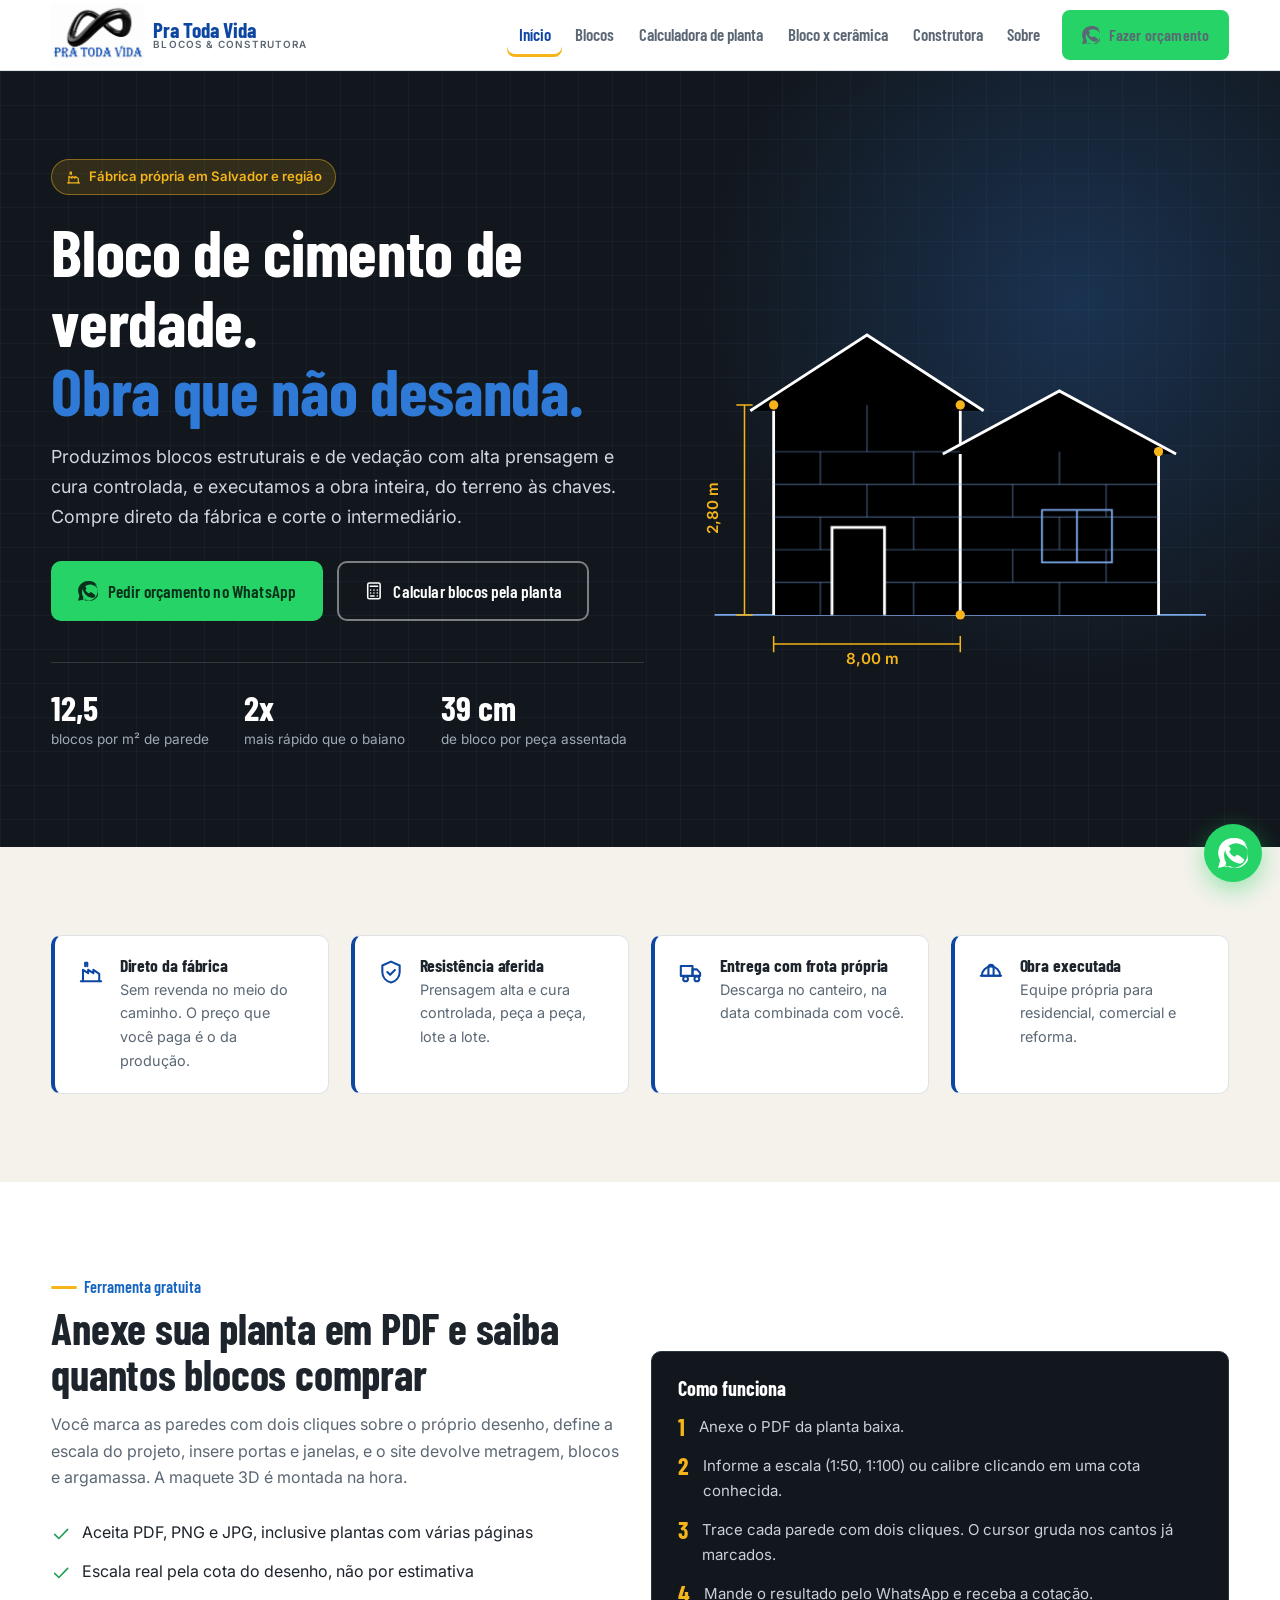
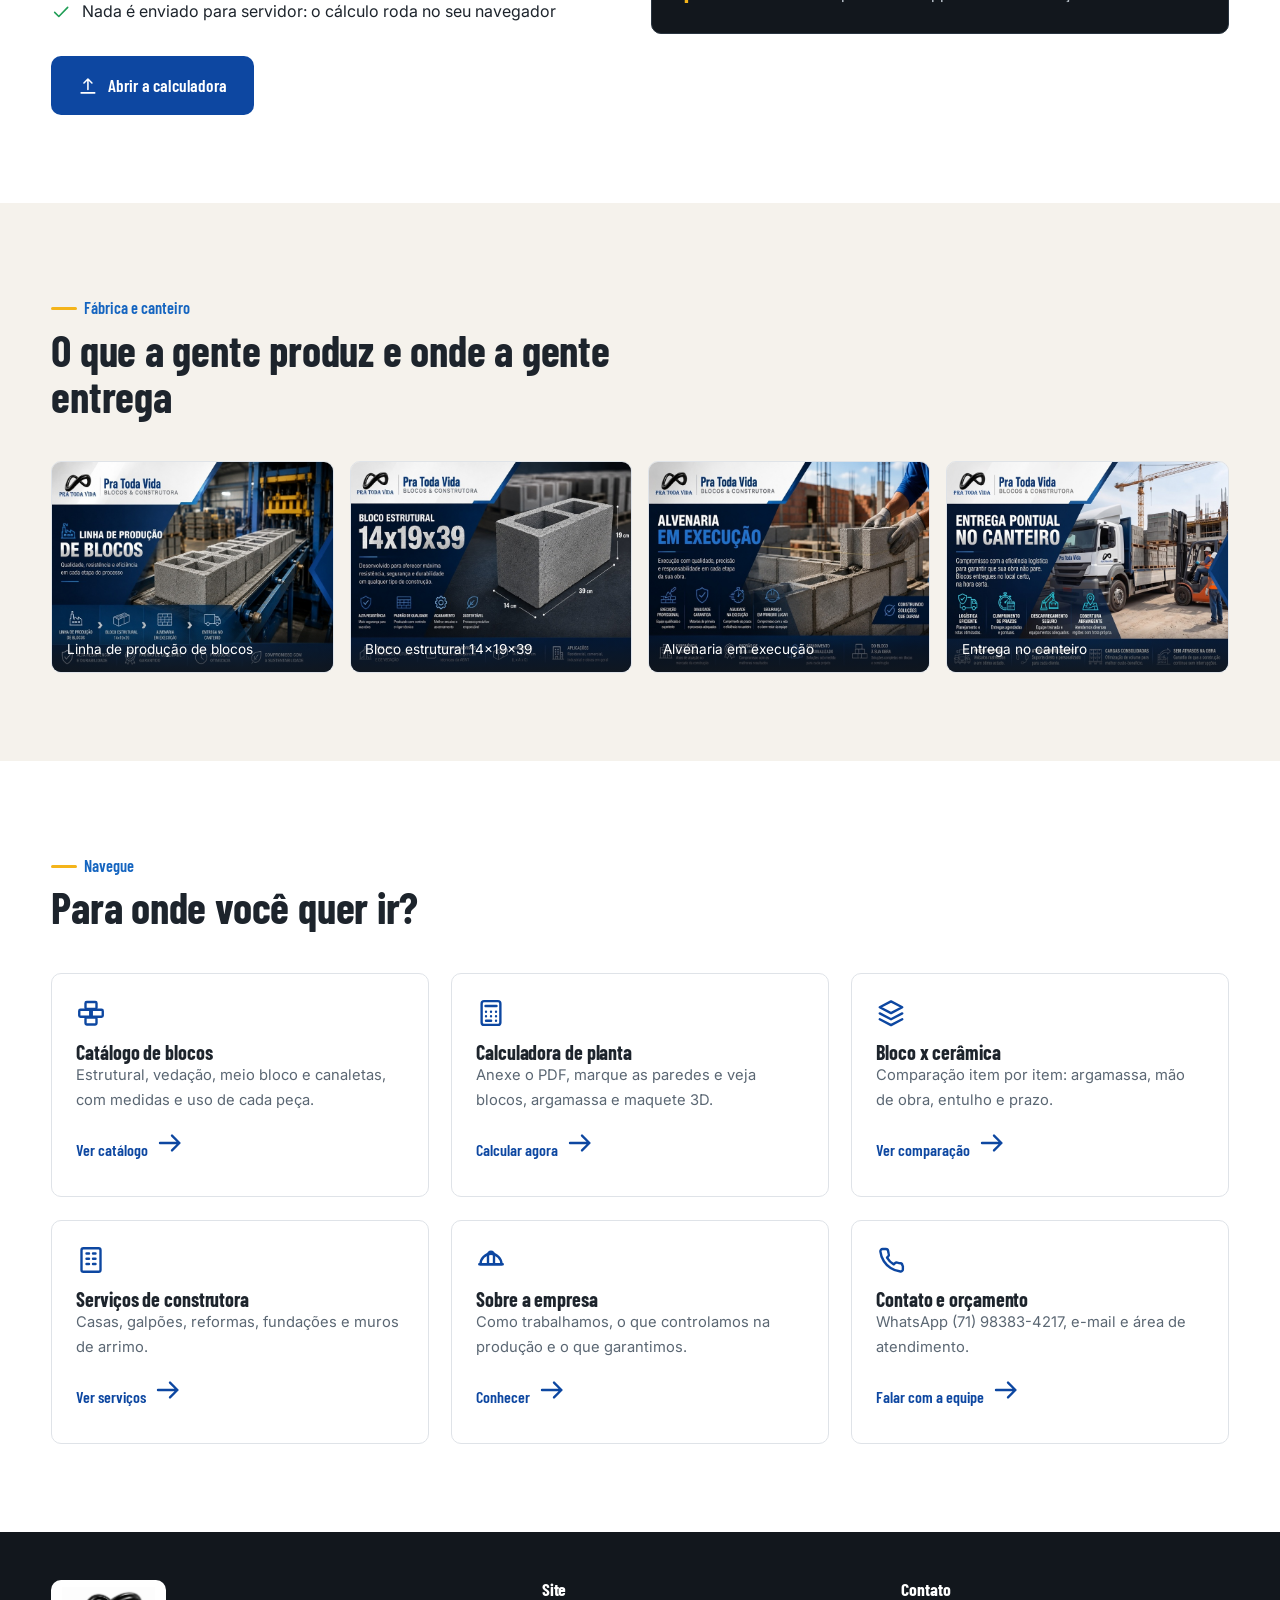
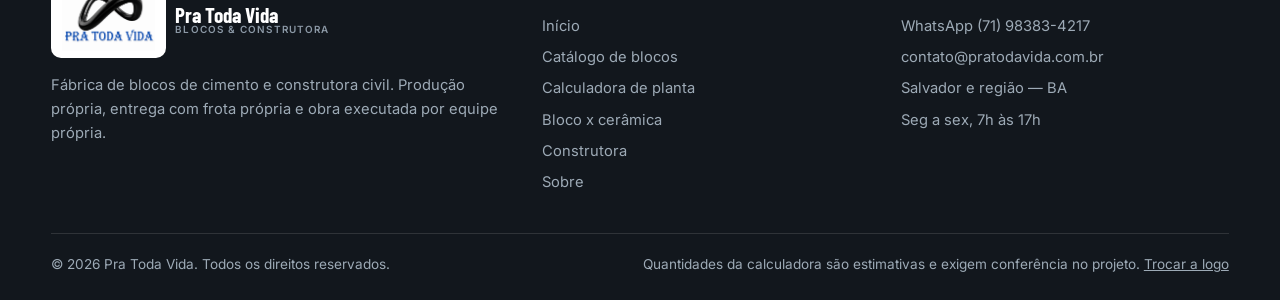
<file: index.html>
<!DOCTYPE html>
<html lang="pt-BR">
<head>
<meta charset="UTF-8">
<meta name="viewport" content="width=device-width, initial-scale=1.0">
<title>Pra Toda Vida | Fábrica de Blocos e Construtora — Salvador/BA</title>
<meta name="description" content="Fábrica própria de blocos de cimento de alta resistência e execução de obras residenciais e comerciais. Calculadora de planta em PDF com maquete 3D. WhatsApp (71) 98383-4217.">
<meta name="theme-color" content="#12171d">
<meta property="og:title" content="Pra Toda Vida | Fábrica de Blocos e Construtora">
<meta property="og:description" content="Blocos direto da fábrica e obras completas. Calcule os blocos da sua planta em PDF.">
<meta property="og:type" content="website">
<!-- Ícone da aba: arquivo próprio, declarado direto aqui e não por
     JavaScript, porque o navegador lê o ícone antes de rodar o script.
     O ?v=3 força o navegador a buscar de novo; se você trocar o
     simbolo.png depois, aumente esse número para v=3, v=4 e assim por
     diante, senão o ícone antigo fica preso no cache.
     Se simbolo.png não carregar, o script instala um infinito em SVG
     como reserva (função reservaIcone). -->
<link rel="icon" id="iconePng" type="image/png" sizes="512x512" href="simbolo.png?v=3">
<link rel="apple-touch-icon" id="iconeApple" href="simbolo.png?v=3">
<link rel="preconnect" href="https://fonts.googleapis.com">
<link rel="preconnect" href="https://fonts.gstatic.com" crossorigin>
<link href="https://fonts.googleapis.com/css2?family=Barlow+Condensed:wght@500;600;700&family=Inter:wght@400;500;600;700&display=swap" rel="stylesheet">

<style>
/* ============================================================
   TOKENS
   ============================================================ */
:root{
  --graf-900:#12171d;
  --graf-800:#1b232c;
  --graf-700:#2a3540;
  --azul-700:#0d47a1;
  --azul-600:#1565c0;
  --azul-500:#2f7ad6;
  --azul-100:#e4edfa;
  --areia:#f5f2ec;
  --cimento:#b9bec4;
  --linha:#dfe3e8;
  --texto:#1d242c;
  --texto-2:#5b6773;
  --obra:#f4b41a;
  --wa:#25d366;
  --wa-dark:#1cb457;
  --alerta:#d9534f;
  --ok:#1f9d55;
  --disp:'Barlow Condensed',Impact,'Arial Narrow',sans-serif;
  --corpo:'Inter',-apple-system,Segoe UI,Roboto,sans-serif;
  --r:10px;
  --sombra:0 10px 30px rgba(18,23,29,.10);
  --max:1180px;
}
*{margin:0;padding:0;box-sizing:border-box}
html{scroll-behavior:smooth;-webkit-text-size-adjust:100%}
body{font-family:var(--corpo);color:var(--texto);background:#fff;line-height:1.65;font-size:16px}
img{max-width:100%;display:block}
a{color:inherit;text-decoration:none}
ul{list-style:none}
button{font:inherit;cursor:pointer;border:none;background:none;color:inherit}
:focus-visible{outline:3px solid var(--obra);outline-offset:2px;border-radius:4px}

h1,h2,h3,h4{font-family:var(--disp);font-weight:700;line-height:1.06;letter-spacing:-.005em}
h1{font-size:clamp(2.4rem,6.2vw,4.1rem)}
h2{font-size:clamp(1.85rem,4vw,2.7rem)}
h3{font-size:1.25rem}
p{max-width:68ch}

.wrap{width:min(92%,var(--max));margin-inline:auto}
.i{width:1.15em;height:1.15em;stroke:currentColor;stroke-width:1.9;stroke-linecap:round;stroke-linejoin:round;fill:none;flex:0 0 auto}
.i-fill{fill:currentColor;stroke:none}
.sr{position:absolute;width:1px;height:1px;overflow:hidden;clip:rect(0 0 0 0)}

/* ============================================================
   BOTÕES
   ============================================================ */
.btn{display:inline-flex;align-items:center;justify-content:center;gap:.55em;
  font-family:var(--disp);font-size:1.08rem;font-weight:600;letter-spacing:.01em;
  padding:.78em 1.45em;border-radius:var(--r);transition:transform .18s,box-shadow .18s,background .18s,color .18s;
  border:2px solid transparent;text-align:center}
.btn:hover{transform:translateY(-2px)}
.btn:active{transform:translateY(0)}
.btn-wa{background:var(--wa);color:#08301b}
.btn-wa:hover{background:var(--wa-dark);box-shadow:0 8px 22px rgba(37,211,102,.35)}
.btn-azul{background:var(--azul-700);color:#fff}
.btn-azul:hover{background:var(--azul-600);box-shadow:0 8px 22px rgba(13,71,161,.28)}
.btn-obra{background:var(--obra);color:#2a1f00}
.btn-obra:hover{box-shadow:0 8px 22px rgba(244,180,26,.4)}
.btn-linha{border-color:currentColor;color:var(--azul-700)}
.btn-linha:hover{background:var(--azul-700);color:#fff;border-color:var(--azul-700)}
.btn-claro{border-color:rgba(255,255,255,.45);color:#fff}
.btn-claro:hover{background:#fff;color:var(--graf-900);border-color:#fff}
.btn-bloco{width:100%}
.btn-sm{font-size:.95rem;padding:.55em 1em}

/* ============================================================
   HEADER
   ============================================================ */
.top{position:sticky;top:0;z-index:60;background:rgba(255,255,255,.96);
  backdrop-filter:blur(8px);border-bottom:1px solid var(--linha)}
.top-in{display:flex;align-items:center;gap:1rem;min-height:70px}
.marca{display:flex;align-items:center;gap:.6rem;flex:0 0 auto}
.marca img{height:44px;width:auto;object-fit:contain}
.placa{display:inline-flex;align-items:center;justify-content:center;
  background:#fff;border-radius:10px;padding:7px 11px;flex:0 0 auto}
.placa img{height:42px;width:auto;object-fit:contain;display:block}
.marca-txt{font-family:var(--disp);font-weight:700;font-size:1.32rem;line-height:.95;color:var(--azul-700)}
.marca-txt small{display:block;font-family:var(--corpo);font-size:.62rem;font-weight:600;
  letter-spacing:.11em;color:var(--texto-2);text-transform:uppercase}
.menu{margin-left:auto;display:flex;align-items:center;gap:.15rem}
.menu a{font-family:var(--disp);font-size:1.06rem;font-weight:600;padding:.5rem .7rem;border-radius:8px;
  color:var(--texto-2);transition:color .16s,background .16s}
.menu a:hover{color:var(--azul-700);background:var(--azul-100)}
.menu a.on{color:var(--azul-700);box-shadow:inset 0 -3px 0 var(--obra)}
.menu .btn{margin-left:.5rem;font-size:1rem;padding:.6em 1.1em}
.hamb{margin-left:auto;display:none;padding:.5rem;border-radius:8px;color:var(--graf-900)}
.hamb .i{width:26px;height:26px}

@media(max-width:1040px){
  .hamb{display:block}
  .menu{position:fixed;inset:70px 0 auto 0;flex-direction:column;align-items:stretch;gap:.2rem;
    background:#fff;border-bottom:1px solid var(--linha);padding:1rem 4%;margin:0;
    box-shadow:var(--sombra);display:none}
  .menu.abre{display:flex}
  .menu a{padding:.85rem .6rem;font-size:1.15rem}
  .menu a.on{box-shadow:inset 3px 0 0 var(--obra)}
  .menu .btn{margin:.5rem 0 0}
}

/* ============================================================
   VIEWS
   ============================================================ */
.view{display:none}
.view.ativa{display:block}
.secao{padding:clamp(3rem,7vw,5.5rem) 0}
.secao-areia{background:var(--areia)}
.secao-escura{background:var(--graf-900);color:#fff}
.secao-escura p{color:#c8d0d8}

.cab{max-width:58ch;margin-bottom:2.6rem}
.cab .eyebrow{display:inline-flex;align-items:center;gap:.45rem;font-family:var(--disp);
  font-size:1.02rem;font-weight:600;color:var(--azul-600);margin-bottom:.35rem}
.cab .eyebrow::before{content:"";width:26px;height:3px;background:var(--obra);border-radius:2px}
.secao-escura .cab .eyebrow{color:var(--obra)}
.cab p{margin-top:.85rem;color:var(--texto-2)}
.secao-escura .cab p{color:#c8d0d8}
.centro{text-align:center;margin-inline:auto}
.centro p,.centro .cab p{margin-inline:auto}

/* ============================================================
   HERO
   ============================================================ */
.hero{position:relative;background:var(--graf-900);color:#fff;overflow:hidden}
.hero::before{content:"";position:absolute;inset:0;opacity:.5;
  background-image:linear-gradient(rgba(122,167,232,.10) 1px,transparent 1px),
                   linear-gradient(90deg,rgba(122,167,232,.10) 1px,transparent 1px);
  background-size:34px 34px}
.hero::after{content:"";position:absolute;right:-14%;top:-30%;width:60vw;height:120%;
  background:radial-gradient(circle at 50% 50%,rgba(47,122,214,.28),transparent 62%)}
.hero-in{position:relative;z-index:2;display:grid;grid-template-columns:1.05fr .95fr;gap:3rem;
  align-items:center;padding:clamp(3rem,7vw,5.5rem) 0 clamp(3.5rem,8vw,6rem)}
.selo{display:inline-flex;align-items:center;gap:.5rem;background:rgba(244,180,26,.14);
  border:1px solid rgba(244,180,26,.45);color:var(--obra);
  font-size:.82rem;font-weight:600;padding:.4rem .85rem;border-radius:999px;margin-bottom:1.3rem}
.hero h1{margin-bottom:1.1rem}
.hero h1 em{font-style:normal;display:block;color:var(--azul-500)}
.hero-lead{font-size:1.12rem;color:#cfd7df;margin-bottom:1.9rem;max-width:52ch}
.hero-btns{display:flex;flex-wrap:wrap;gap:.85rem}
.hero-nums{display:flex;flex-wrap:wrap;gap:2.2rem;margin-top:2.6rem;
  padding-top:1.7rem;border-top:1px solid rgba(255,255,255,.14)}
.hero-nums b{display:block;font-family:var(--disp);font-size:2.15rem;color:#fff;line-height:1}
.hero-nums span{font-size:.85rem;color:#9daab6}
.bp-box{position:relative}
.bp{width:100%;height:auto}
.bp .ln{stroke:#7aa7e8;stroke-width:1.6;fill:none;stroke-linecap:round}
.bp .ln-forte{stroke:#fff;stroke-width:2.4}
.bp .cota{stroke:var(--obra);stroke-width:1.3}
.bp text{fill:var(--obra);font-family:var(--corpo);font-size:13px;font-weight:600}
.bp .hatch{stroke:rgba(122,167,232,.5);stroke-width:1}
@media(prefers-reduced-motion:no-preference){
  .bp .anim{stroke-dasharray:1600;stroke-dashoffset:1600;animation:traca 1.5s ease forwards}
  .bp .d1{animation-delay:.15s}.bp .d2{animation-delay:.5s}.bp .d3{animation-delay:.85s}
  .bp .fade{opacity:0;animation:aparece .7s ease 1.5s forwards}
}
@keyframes traca{to{stroke-dashoffset:0}}
@keyframes aparece{to{opacity:1}}
@media(max-width:900px){
  .hero-in{grid-template-columns:1fr;gap:2.2rem}
  .bp-box{order:-1;max-width:520px}
}

/* ============================================================
   CARDS GENÉRICOS
   ============================================================ */
.grade{display:grid;gap:1.4rem}
.g2{grid-template-columns:repeat(auto-fit,minmax(320px,1fr))}
.g3{grid-template-columns:repeat(auto-fit,minmax(280px,1fr))}
.g4{grid-template-columns:repeat(auto-fit,minmax(230px,1fr))}

.card{background:#fff;border:1px solid var(--linha);border-radius:var(--r);padding:1.6rem}
.card h3{margin-bottom:.5rem}
.card p{color:var(--texto-2);font-size:.96rem}

.vantagem{display:flex;gap:1rem;align-items:flex-start;background:#fff;
  border:1px solid var(--linha);border-left:4px solid var(--azul-700);border-radius:var(--r);padding:1.25rem 1.4rem}
.vantagem .i{width:26px;height:26px;color:var(--azul-700);margin-top:.15rem}
.vantagem h3{font-size:1.1rem}
.vantagem p{font-size:.9rem;color:var(--texto-2);margin-top:.15rem}

.atalho{display:flex;flex-direction:column;background:#fff;border:1px solid var(--linha);
  border-radius:var(--r);padding:1.5rem;transition:border-color .18s,transform .18s,box-shadow .18s}
.atalho:hover{border-color:var(--azul-500);transform:translateY(-3px);box-shadow:var(--sombra)}
.atalho .i{width:30px;height:30px;color:var(--azul-700);margin-bottom:.9rem}
.atalho p{font-size:.92rem;color:var(--texto-2);margin-bottom:1rem}
.atalho .ir{margin-top:auto;display:inline-flex;align-items:center;gap:.4rem;
  font-family:var(--disp);font-weight:600;color:var(--azul-700)}

/* PRODUTOS */
.prod{background:#fff;border:1px solid var(--linha);border-radius:var(--r);overflow:hidden;
  display:flex;flex-direction:column}
.prod-art{background:linear-gradient(160deg,#eef2f7,#dde4ec);padding:1.4rem;border-bottom:1px solid var(--linha)}
.prod-art svg{width:100%;height:auto;max-height:170px}
.prod-corpo{padding:1.5rem;display:flex;flex-direction:column;flex:1}
.prod-corpo h3{margin-bottom:.45rem}
.prod-corpo p{font-size:.94rem;color:var(--texto-2)}
.especs{margin:1.1rem 0 1.4rem;border-top:1px dashed var(--linha)}
.especs li{display:flex;justify-content:space-between;gap:1rem;font-size:.9rem;
  padding:.5rem 0;border-bottom:1px dashed var(--linha)}
.especs b{font-family:var(--disp);font-size:1rem}
.prod-corpo .btn{margin-top:auto}

/* COMPARATIVO */
.vs{display:grid;grid-template-columns:1fr 1fr;gap:1.4rem}
@media(max-width:820px){.vs{grid-template-columns:1fr}}
.vs-col{border:1px solid var(--linha);border-radius:var(--r);overflow:hidden;background:#fff}
.vs-cab{display:flex;align-items:center;gap:.8rem;padding:1.1rem 1.4rem;color:#fff}
.vs-bom .vs-cab{background:var(--azul-700)}
.vs-ruim .vs-cab{background:var(--graf-700)}
.vs-cab .i{width:26px;height:26px}
.vs-cab h3{font-size:1.15rem}
.vs-cab span{font-size:.78rem;opacity:.85}
.vs-col li{display:flex;gap:.85rem;padding:1rem 1.4rem;border-bottom:1px solid var(--linha)}
.vs-col li:last-child{border-bottom:none}
.vs-col li .i{width:20px;height:20px;margin-top:.25rem}
.vs-bom li .i{color:var(--ok)}
.vs-ruim li .i{color:var(--alerta)}
.vs-col strong{display:block;font-size:.98rem}
.vs-col p{font-size:.89rem;color:var(--texto-2)}
.tabela-vs{width:100%;border-collapse:collapse;margin-top:1.8rem;background:#fff;
  border:1px solid var(--linha);border-radius:var(--r);overflow:hidden;font-size:.94rem}
.tabela-vs th,.tabela-vs td{padding:.8rem 1rem;text-align:left;border-bottom:1px solid var(--linha)}
.tabela-vs thead th{background:var(--graf-800);color:#fff;font-family:var(--disp);font-size:1.02rem}
.tabela-vs tbody tr:nth-child(even){background:#fafbfc}
.tabela-vs td:first-child{font-weight:600}

/* CHECKLIST */
.checks li{display:flex;gap:.7rem;align-items:flex-start;padding:.4rem 0}
.checks .i{width:20px;height:20px;color:var(--ok);margin-top:.3rem}

/* GALERIA */
.gal{display:grid;grid-template-columns:repeat(auto-fit,minmax(220px,1fr));gap:1rem}
.gal figure{position:relative;border-radius:var(--r);overflow:hidden;background:var(--graf-800);
  aspect-ratio:4/3;border:1px solid var(--linha)}
.gal img{width:100%;height:100%;object-fit:cover}
.gal figcaption{position:absolute;left:0;right:0;bottom:0;padding:.7rem .9rem;color:#fff;
  font-size:.85rem;background:linear-gradient(transparent,rgba(18,23,29,.85))}
.gal .vazio{display:flex;flex-direction:column;align-items:center;justify-content:center;
  height:100%;color:#8b98a5;gap:.4rem;text-align:center;padding:1rem;
  background-image:linear-gradient(rgba(122,167,232,.09) 1px,transparent 1px),
                   linear-gradient(90deg,rgba(122,167,232,.09) 1px,transparent 1px);
  background-size:22px 22px}
.gal .vazio .i{width:30px;height:30px}
.gal .vazio code{font-size:.78rem;color:var(--cimento);background:rgba(255,255,255,.07);padding:.15rem .4rem;border-radius:4px}

/* ============================================================
   CALCULADORA
   ============================================================ */
.calc-card{background:#fff;border:1px solid var(--linha);border-radius:var(--r);padding:1.5rem;margin-bottom:1.4rem}
.calc-card>h3{display:flex;align-items:center;gap:.55rem;margin-bottom:.2rem}
.calc-card>h3 .i{width:22px;height:22px;color:var(--azul-700)}
.sub{font-size:.9rem;color:var(--texto-2);margin-bottom:1.1rem}

.drop{position:relative;display:flex;flex-direction:column;align-items:center;text-align:center;
  gap:.5rem;padding:2.6rem 1.5rem;border:2px dashed var(--azul-500);border-radius:var(--r);
  background:var(--azul-100);cursor:pointer;transition:background .18s,border-color .18s,transform .18s}
.drop:hover,.drop.sobre{background:#d3e3f8;border-color:var(--azul-700);transform:translateY(-2px)}
.drop.sobre{border-style:solid}
.drop .i{width:44px;height:44px;color:var(--azul-700)}
.drop h3{font-size:1.3rem}
.drop p{font-size:.94rem;color:var(--texto-2);max-width:46ch}
.drop .dica{font-size:.8rem;color:var(--azul-700);font-weight:600}
.drop input[type=file]{position:absolute;width:1px;height:1px;opacity:0;pointer-events:none}

.aviso{display:none;align-items:flex-start;gap:.6rem;margin-top:1rem;padding:.85rem 1rem;
  border-radius:8px;font-size:.92rem;border:1px solid}
.aviso.on{display:flex}
.aviso .i{width:20px;height:20px;margin-top:.15rem}
.aviso-erro{background:#fdecea;border-color:#f5c2c0;color:#8c211e}
.aviso-ok{background:#e8f6ee;border-color:#bfe3cd;color:#14663a}
.aviso-atencao{background:#fff7e0;border-color:#f2dc9a;color:#6b4c00}

.barra{display:flex;flex-wrap:wrap;gap:.8rem;align-items:center;justify-content:space-between;
  padding-bottom:1rem;margin-bottom:1.1rem;border-bottom:1px solid var(--linha)}
.modo{font-size:.88rem;color:var(--texto-2)}
.modo b{color:var(--azul-700)}
.ctrl{display:flex;align-items:center;gap:.35rem;background:var(--areia);
  border:1px solid var(--linha);border-radius:999px;padding:.3rem .55rem}
.ctrl span.rot{font-size:.78rem;font-weight:600;color:var(--texto-2);padding:0 .3rem}
.ctrl b{font-size:.85rem;min-width:3.2rem;text-align:center;font-variant-numeric:tabular-nums}
.ib{display:inline-flex;align-items:center;justify-content:center;width:30px;height:30px;
  border-radius:50%;background:#fff;border:1px solid var(--linha);color:var(--azul-700);transition:background .16s,color .16s}
.ib:hover{background:var(--azul-700);color:#fff}
.ib:disabled{opacity:.4;cursor:not-allowed}
.ib .i{width:16px;height:16px}

.ferr{display:grid;grid-template-columns:repeat(auto-fit,minmax(158px,1fr));gap:.7rem}
.tool{display:flex;flex-direction:column;align-items:flex-start;gap:.15rem;text-align:left;
  padding:.85rem .95rem;border:1px solid var(--linha);border-radius:9px;background:#fff;
  transition:border-color .16s,background .16s,transform .16s}
.tool:hover{border-color:var(--azul-500);transform:translateY(-2px)}
.tool .i{width:22px;height:22px;color:var(--azul-700);margin-bottom:.3rem}
.tool b{font-family:var(--disp);font-size:1.05rem}
.tool small{font-size:.75rem;color:var(--texto-2);line-height:1.35}
.tool.on{background:var(--azul-700);border-color:var(--azul-700);color:#fff}
.tool.on .i{color:var(--obra)}
.tool.on small{color:#c9dcf5}
.tool-neutra:hover{border-color:var(--texto-2)}
.tool-apaga .i{color:var(--alerta)}
.tool-cal.on{background:var(--obra);border-color:var(--obra);color:#2a1f00}
.tool-cal.on .i,.tool-cal.on small{color:#5a4300}

.escala-linha{display:flex;flex-wrap:wrap;gap:.8rem;align-items:center;margin-top:1.1rem;
  padding-top:1.1rem;border-top:1px dashed var(--linha);font-size:.9rem}
.escala-linha label{font-weight:600}
select,input[type=number],input[type=text]{font:inherit;font-size:.92rem;padding:.45rem .6rem;
  border:1px solid var(--linha);border-radius:8px;background:#fff;color:var(--texto)}
.pill{display:inline-flex;align-items:center;gap:.35rem;font-size:.82rem;font-weight:600;
  padding:.3rem .7rem;border-radius:999px;background:var(--azul-100);color:var(--azul-700)}
.pill-alerta{background:#fff7e0;color:#6b4c00}
.pill .i{width:15px;height:15px}

.tela{background:var(--graf-800);border-radius:var(--r);padding:.75rem;overflow:auto;max-height:78vh;
  -webkit-overflow-scrolling:touch;overscroll-behavior:contain}
#telaCanvas{display:block;margin-inline:auto;max-width:none;cursor:crosshair;
  background:#fff;border-radius:4px;touch-action:none;user-select:none;-webkit-user-select:none;
  -webkit-touch-callout:none}

/* painel de seleção de parede / esquadria */
.sel-card{margin-top:.9rem;border:1px solid var(--azul-500);border-radius:10px;background:var(--azul-100);
  padding:.9rem 1rem;display:none}
.sel-card.on{display:block}
.sel-top{display:flex;align-items:center;gap:.5rem;flex-wrap:wrap;margin-bottom:.7rem}
.sel-top .i{width:19px;height:19px;color:var(--azul-700)}
.sel-top b{font-family:var(--disp);font-size:1.1rem}
.sel-top .tag{font-size:.75rem;font-weight:600;background:var(--azul-700);color:#fff;
  border-radius:999px;padding:.12rem .6rem}
.sel-campos{display:flex;flex-wrap:wrap;gap:.7rem 1rem;align-items:flex-end}
.sel-campo{display:flex;flex-direction:column;gap:.22rem}
.sel-campo label{font-size:.76rem;font-weight:600;color:var(--texto-2)}
.sel-campo input,.sel-campo select{width:112px}
.sel-acoes{display:flex;flex-wrap:wrap;gap:.5rem;margin-top:.9rem}
.sel-nota{font-size:.78rem;color:var(--texto-2);margin-top:.6rem}
.gesto{font-size:.8rem;color:var(--texto-2);display:flex;flex-wrap:wrap;gap:.15rem .9rem;margin-top:.6rem}
.gesto b{color:var(--azul-700)}
.chk{display:inline-flex;align-items:center;gap:.4rem;font-size:.85rem;font-weight:600}
.instru{display:flex;align-items:center;gap:.55rem;font-size:.92rem;background:var(--areia);
  border:1px solid var(--linha);border-radius:8px;padding:.7rem .9rem;margin-bottom:.9rem;
  min-height:4.4rem}   /* altura reservada: a planta não pula quando o texto muda */
.instru .i{width:19px;height:19px;color:var(--azul-700)}

.metricas{display:grid;grid-template-columns:repeat(auto-fit,minmax(150px,1fr));gap:.7rem;margin-top:1rem}
.metrica{background:var(--areia);border:1px solid var(--linha);border-radius:9px;padding:.8rem 1rem}
.metrica span{display:block;font-size:.78rem;color:var(--texto-2)}
.metrica b{font-family:var(--disp);font-size:1.5rem;line-height:1.1;font-variant-numeric:tabular-nums}
.metrica.forte{background:var(--azul-700);border-color:var(--azul-700);color:#fff}
.metrica.forte span{color:#c9dcf5}

#caixa3d{width:100%;aspect-ratio:16/9;min-height:280px;background:var(--graf-900);
  border-radius:var(--r);overflow:hidden;position:relative}
#caixa3d canvas{display:block;width:100%;height:100%}
.sem3d{position:absolute;inset:0;display:flex;flex-direction:column;align-items:center;
  justify-content:center;gap:.5rem;color:#8b98a5;text-align:center;padding:1.5rem;font-size:.92rem}
.sem3d .i{width:34px;height:34px}

.paredes{max-height:340px;overflow-y:auto;display:flex;flex-direction:column;gap:.55rem}
.pitem{border:1px solid var(--linha);border-radius:9px;padding:.7rem .9rem;background:#fff}
.pitem-top{display:flex;justify-content:space-between;align-items:center;gap:.8rem}
.pitem-top b{font-family:var(--disp);font-size:1.05rem}
.pitem-top .med{font-family:var(--disp);font-size:1.1rem;color:var(--azul-700);font-variant-numeric:tabular-nums}
.pitem-bot{display:flex;justify-content:space-between;align-items:center;gap:.8rem;margin-top:.3rem}
.pitem-bot span{font-size:.82rem;color:var(--texto-2)}
.del{display:inline-flex;align-items:center;gap:.3rem;font-size:.8rem;color:var(--alerta);
  border:1px solid #f0c8c7;border-radius:6px;padding:.2rem .5rem}
.del:hover{background:var(--alerta);color:#fff;border-color:var(--alerta)}
.del .i{width:14px;height:14px}
.vazia{font-size:.92rem;color:var(--texto-2);padding:1.2rem;text-align:center;
  border:1px dashed var(--linha);border-radius:9px}

.result{background:var(--graf-900);color:#fff;border-radius:var(--r);padding:1.6rem}
.result h3{display:flex;align-items:center;gap:.55rem}
.result h3 .i{width:22px;height:22px;color:var(--obra)}
.result .sub{color:#9daab6}
.rlinha{display:flex;justify-content:space-between;align-items:baseline;gap:1rem;
  padding:.6rem 0;border-bottom:1px solid rgba(255,255,255,.1);font-size:.93rem}
.rlinha b{font-family:var(--disp);font-size:1.1rem;font-variant-numeric:tabular-nums;text-align:right}
.rlinha.destaque b{color:var(--obra);font-size:1.35rem}
.rlinha.total{border-bottom:none;margin-top:.4rem;padding:.9rem 1rem;border-radius:9px;
  background:rgba(244,180,26,.13);border:1px solid rgba(244,180,26,.35)}
.rlinha.total b{color:var(--obra);font-size:1.7rem}
.result .acoes{display:grid;gap:.6rem;margin-top:1.3rem}
.nota{font-size:.78rem;color:#8b98a5;margin-top:.9rem;line-height:1.5}

/* ============================================================
   CONTATO / FOOTER
   ============================================================ */
.contato{display:grid;grid-template-columns:1.1fr .9fr;gap:1.4rem}
@media(max-width:820px){.contato{grid-template-columns:1fr}}
.info li{display:flex;gap:.9rem;align-items:flex-start;padding:.9rem 0;border-bottom:1px solid var(--linha)}
.info li:last-child{border-bottom:none}
.info .i{width:24px;height:24px;color:var(--azul-700);margin-top:.2rem}
.info h4{font-size:1.05rem}
.info p{font-size:.95rem;color:var(--texto-2)}
.cta-card{background:var(--azul-700);color:#fff;border-radius:var(--r);padding:2rem;text-align:center;
  display:flex;flex-direction:column;align-items:center;gap:.7rem}
.cta-card .placa{margin-bottom:.5rem}
.cta-card .placa img{height:64px}
.cta-card p{color:#cfe0f7;font-size:.95rem}
.cta-card .btn{width:100%;margin-top:.6rem}
.cta-card .tel{font-family:var(--disp);font-size:1.9rem;letter-spacing:.01em}

.rodape{background:var(--graf-900);color:#9daab6;padding:3rem 0 1.5rem;font-size:.92rem}
.rodape-in{display:grid;grid-template-columns:1.4fr 1fr 1fr;gap:2rem}
@media(max-width:820px){.rodape-in{grid-template-columns:1fr;gap:1.6rem}}
.rodape h4{color:#fff;font-size:1.1rem;margin-bottom:.7rem}
.rodape a:hover{color:#fff}
.rodape ul li{padding:.22rem 0}
.rodape-fim{margin-top:2.2rem;padding-top:1.2rem;border-top:1px solid rgba(255,255,255,.12);
  display:flex;flex-wrap:wrap;gap:.6rem;justify-content:space-between;font-size:.85rem}

.flut{position:fixed;right:18px;bottom:18px;z-index:70;display:flex;align-items:center;
  justify-content:center;width:58px;height:58px;border-radius:50%;background:var(--wa);
  color:#fff;box-shadow:0 8px 24px rgba(37,211,102,.45);transition:transform .18s}
.flut:hover{transform:scale(1.08)}
.flut .i{width:30px;height:30px}
@media print{.top,.flut{display:none}}
</style>
</head>
<body>

<!-- ============================================================
     SPRITE DE ÍCONES (SVG inline, sem CDN)
     ============================================================ -->
<svg class="sr" aria-hidden="true"><defs>
<g id="ic-menu"><path d="M3 6h18M3 12h18M3 18h18"/></g>
<g id="ic-x"><path d="M6 6l12 12M18 6L6 18"/></g>
<g id="ic-wa"><path d="M17.472 14.382c-.297-.149-1.758-.867-2.03-.967-.273-.099-.471-.148-.67.15-.197.297-.767.966-.966 1.164-.198.199-.396.223-.693.075-.297-.15-1.255-.463-2.39-1.475-.883-.788-1.48-1.761-1.653-2.059-.173-.297-.018-.458.13-.606.134-.133.347-.446.52-.668.174-.223.232-.383.347-.643.115-.26.058-.482-.017-.681-.075-.198-.446-1.077-.61-1.475-.164-.397-.33-.397-.53-.397-.198 0-.446-.026-.694-.026-.247 0-.644.075-.98.446-.336.372-1.28 1.25-1.28 3.05 0 1.799 1.31 3.535 1.494 3.782.181.248 2.6 3.972 6.298 5.428 3.698 1.456 3.698.97 4.365.907.667-.062 2.157-.881 2.462-1.732.305-.851.305-1.58.213-1.732-.09-.153-.336-.244-.633-.393m-5.421 7.403h-.004a9.87 9.87 0 01-5.031-1.378l-.361-.214-3.741.982.998-3.648-.235-.374a9.86 9.86 0 01-1.51-5.26c.001-5.45 4.436-9.884 9.888-9.8842.64 0 5.122 1.03 6.988 2.898a9.825 9.825 0 012.893 6.994c-.003 5.45-4.437 9.884-9.885 9.884m8.413-18.297A11.815 11.815 0 0012.05 0C5.495 0 .16 5.335.157 11.892c0 2.096.547 4.142 1.588 5.945L.057 24l6.305-1.654a11.882 11.882 0 005.683 1.448h.005c6.554 0 11.89-5.335 11.893-11.893a11.821 11.821 0 00-3.48-8.413z"/></g>
<g id="ic-fone"><path d="M21.5 16.8v2.6a1.8 1.8 0 01-2 1.8 17.8 17.8 0 01-7.8-2.8 17.5 17.5 0 01-5.4-5.4A17.8 17.8 0 013.5 5.2 1.8 1.8 0 015.3 3.2h2.6a1.8 1.8 0 011.8 1.6c.1.8.3 1.6.5 2.4a1.8 1.8 0 01-.4 1.9l-1 1a14.4 14.4 0 005.4 5.4l1-1a1.8 1.8 0 011.9-.4c.8.2 1.6.4 2.4.5a1.8 1.8 0 011.6 1.8z"/></g>
<g id="ic-mail"><rect x="2.5" y="4.5" width="19" height="15" rx="2"/><path d="M2.7 6.3l9.3 6.5 9.3-6.5"/></g>
<g id="ic-pin"><path d="M12 21.5s6.8-6 6.8-10.8a6.8 6.8 0 10-13.6 0C5.2 15.5 12 21.5 12 21.5z"/><circle cx="12" cy="10.6" r="2.5"/></g>
<g id="ic-cubo"><path d="M12 2.6l8.7 4.8v9.2L12 21.4l-8.7-4.8V7.4z"/><path d="M3.3 7.4L12 12.2l8.7-4.8M12 12.2v9.2"/></g>
<g id="ic-cubos"><rect x="2.6" y="9.4" width="8.8" height="5.6" rx="1"/><rect x="12.6" y="9.4" width="8.8" height="5.6" rx="1"/><rect x="7.6" y="3.2" width="8.8" height="5.6" rx="1"/><rect x="7.6" y="15.6" width="8.8" height="5.6" rx="1"/></g>
<g id="ic-camadas"><path d="M12 2.7l9 4.7-9 4.7-9-4.7z"/><path d="M3 12.3l9 4.7 9-4.7M3 17l9 4.7 9-4.7"/></g>
<g id="ic-calc"><rect x="4.5" y="2.5" width="15" height="19" rx="2"/><path d="M7.6 6.4h8.8M8 11h.01M12 11h.01M16 11h.01M8 14.6h.01M12 14.6h.01M16 14.6h.01M8 18.2h4.1M16 18.2h.01"/></g>
<g id="ic-regua"><path d="M2.6 15.3L15.3 2.6l6.1 6.1L8.7 21.4z"/><path d="M6.6 11.3l2 2M9.6 8.3l2 2M12.6 5.3l2 2"/></g>
<g id="ic-ima"><path d="M6 3.2v7.9a6 6 0 0012 0V3.2h-4.2v7.9a1.8 1.8 0 01-3.6 0V3.2z"/></g>
<g id="ic-desfaz"><path d="M3.5 10.4h10.8a5 5 0 010 10H8.2"/><path d="M3.5 10.4l4-4M3.5 10.4l4 4"/></g>
<g id="ic-lixo"><path d="M3.8 6.8h16.4M9.2 6.8V3.9h5.6v2.9M5.9 6.8l1 14.3h10.2l1-14.3"/></g>
<g id="ic-mais"><path d="M12 5v14M5 12h14"/></g>
<g id="ic-menos"><path d="M5 12h14"/></g>
<g id="ic-ajusta"><path d="M8.4 3.5H5.2a1.7 1.7 0 00-1.7 1.7v3.2M15.6 3.5h3.2a1.7 1.7 0 011.7 1.7v3.2M20.5 15.6v3.2a1.7 1.7 0 01-1.7 1.7h-3.2M3.5 15.6v3.2a1.7 1.7 0 001.7 1.7h3.2"/></g>
<g id="ic-porta"><rect x="5.5" y="2.6" width="13" height="18.8" rx="1.5"/><circle cx="14.9" cy="12" r="1"/></g>
<g id="ic-janela"><rect x="3.2" y="4.4" width="17.6" height="15.2" rx="1.5"/><path d="M12 4.4v15.2M3.2 12h17.6"/></g>
<g id="ic-vidro"><rect x="4.4" y="3.2" width="15.2" height="17.6" rx="1.5"/><path d="M6.6 17.4L17.4 5.6M11 18.4L18.4 10"/></g>
<g id="ic-check"><path d="M4.4 12.4l5 5L20 6.4"/></g>
<g id="ic-check-c"><circle cx="12" cy="12" r="9.2"/><path d="M8 12.2l2.9 2.9L16.4 9.6"/></g>
<g id="ic-x-c"><circle cx="12" cy="12" r="9.2"/><path d="M9 9l6 6M15 9l-6 6"/></g>
<g id="ic-seta"><path d="M4 12h15.5M13.6 6.1L19.5 12l-5.9 5.9"/></g>
<g id="ic-upload"><path d="M12 16.4V3.6M7.2 8.4L12 3.6l4.8 4.8M3.8 20.4h16.4"/></g>
<g id="ic-pdf"><path d="M14.2 2.6H7a2 2 0 00-2 2v14.8a2 2 0 002 2h10a2 2 0 002-2V7.4z"/><path d="M14.2 2.6v4.8H19"/><path d="M8.6 16.6c2.4-1.2 4-4.4 3.4-6.2-.6-1.8-2.2-.6-1.4 2 .8 2.6 3 4.6 5 4.4"/></g>
<g id="ic-download"><path d="M12 3.6v12.8M7.2 11.6l4.8 4.8 4.8-4.8M3.8 20.4h16.4"/></g>
<g id="ic-esq"><path d="M14.5 5.5L8 12l6.5 6.5"/></g>
<g id="ic-dir"><path d="M9.5 5.5L16 12l-6.5 6.5"/></g>
<g id="ic-mira"><circle cx="12" cy="12" r="8.6"/><path d="M12 1.8v4.4M12 17.8v4.4M1.8 12h4.4M17.8 12h4.4"/></g>
<g id="ic-gira"><path d="M20.6 12a8.6 8.6 0 11-2.9-6.4"/><path d="M20.6 3.4v4.6h-4.6"/></g>
<g id="ic-casa"><path d="M3.2 10.8L12 3.2l8.8 7.6v9a1.8 1.8 0 01-1.8 1.8H5a1.8 1.8 0 01-1.8-1.8z"/><path d="M9.4 21.6v-7.4h5.2v7.4"/></g>
<g id="ic-predio"><rect x="4.4" y="2.6" width="15.2" height="18.8" rx="1.5"/><path d="M8.4 6.8h2M13.6 6.8h2M8.4 11h2M13.6 11h2M8.4 15.2h2M13.6 15.2h2"/></g>
<g id="ic-martelo"><path d="M13.4 6.6l4-4 4 4-4 4z"/><path d="M15.4 8.6L4.6 19.4a2 2 0 002.8 2.8L18.2 11.4"/></g>
<g id="ic-colher"><path d="M12.4 2.6l8 8-4.4 4.4-8-8z"/><path d="M8.4 14.4l-4.6 6.8 6.8-4.6z"/></g>
<g id="ic-caminhao"><path d="M2.6 6.4h10.8v9.2H2.6z"/><path d="M13.4 9.6h4l3 3.2v2.8h-7z"/><circle cx="7" cy="18.4" r="2.2"/><circle cx="17.4" cy="18.4" r="2.2"/></g>
<g id="ic-escudo"><path d="M12 2.4l8 3.6v6c0 5-3.5 8.6-8 9.6-4.5-1-8-4.6-8-9.6V6z"/><path d="M8.6 12l2.6 2.6 4.4-4.4"/></g>
<g id="ic-fabrica"><path d="M2.6 20.6h18.8"/><path d="M4.6 20.6V10l4.8 3.1V10l4.8 3.1V10l5.4 3.7v6.9"/><path d="M6.6 6.6V3.4h2v3.2"/></g>
<g id="ic-capacete"><path d="M3.6 15.4a8.4 8.4 0 0116.8 0z"/><path d="M2.6 15.4h18.8M9.6 15.4V7.8a2.4 2.4 0 014.8 0v7.6"/></g>
<g id="ic-lupa"><circle cx="10.8" cy="10.8" r="7.2"/><path d="M16.2 16.2l4.4 4.4"/></g>
<g id="ic-info"><circle cx="12" cy="12" r="9.2"/><path d="M12 11v6M12 7.6h.01"/></g>
<g id="ic-alerta"><path d="M10.4 3.6L2.6 17.4a1.8 1.8 0 001.6 2.8h15.6a1.8 1.8 0 001.6-2.8L13.6 3.6a1.8 1.8 0 00-3.2 0z"/><path d="M12 9v4M12 16.4h.01"/></g>
<g id="ic-lista"><path d="M8.6 6.4h12M8.6 12h12M8.6 17.6h12M3.6 6.4h.01M3.6 12h.01M3.6 17.6h.01"/></g>
<g id="ic-imagem"><rect x="3.2" y="4.4" width="17.6" height="15.2" rx="2"/><circle cx="8.6" cy="9.6" r="1.6"/><path d="M20.8 15.6l-4.8-4.4-8 8.4"/></g>
<g id="ic-relogio"><circle cx="12" cy="12" r="9.2"/><path d="M12 7v5.4l3.4 2"/></g>
<g id="ic-cursor"><path d="M4.2 2.8l7.2 18 2.4-6.6 6.6-2.4z"/></g>
<g id="ic-mover"><path d="M12 2.6v18.8M2.6 12h18.8"/><path d="M12 2.6L9 5.6M12 2.6l3 3M12 21.4l-3-3M12 21.4l3-3M2.6 12l3-3M2.6 12l3 3M21.4 12l-3-3M21.4 12l-3 3"/></g>
<g id="ic-canto"><path d="M4 3.6v16.8h16.8"/><path d="M4 3.6l7.4 7.4M11.4 20.4L4 13"/><circle cx="4" cy="20.4" r="2.2"/></g>
<g id="ic-gira-d"><path d="M3.4 12a8.6 8.6 0 102.9-6.4"/><path d="M3.4 3.4v4.6H8"/></g>
<g id="ic-gira-e"><path d="M20.6 12a8.6 8.6 0 00-2.9-6.4"/><path d="M20.6 3.4v4.6H16"/><path d="M20.6 12a8.6 8.6 0 11-8.6 8.6"/></g>
<g id="ic-infinito"><path d="M4.6 12c0-3.1 3.4-4.2 5-1.5 1.2 1.9 1.9 3.4 3.5 4.6 2.3 1.6 6.2.4 6.2-3.1s-3.9-4.7-6.2-3.1c-1.6 1.2-2.3 2.7-3.5 4.6-1.6 2.7-5 1.6-5-1.5z"/></g>
<g id="ic-aba"><rect x="2.5" y="4.5" width="19" height="15" rx="2"/><path d="M2.5 8.5h19M6 6.5h.01M9 6.5h.01"/></g>
</defs></svg>

<!-- ============================================================
     HEADER
     ============================================================ -->
<header class="top">
  <div class="wrap top-in">
    <a href="#inicio" class="marca" data-nav>
      <img class="logo-img" alt="Pra Toda Vida" data-slot="topo">
      <span class="marca-txt">Pra Toda Vida<small>Blocos &amp; Construtora</small></span>
    </a>
    <button class="hamb" id="hamb" aria-label="Abrir menu" aria-expanded="false" aria-controls="menu">
      <svg class="i" viewBox="0 0 24 24" aria-hidden="true"><use href="#ic-menu"></use></svg>
    </button>
    <nav class="menu" id="menu">
      <a href="#inicio" data-nav>Início</a>
      <a href="#blocos" data-nav>Blocos</a>
      <a href="#calculadora" data-nav>Calculadora de planta</a>
      <a href="#comparativo" data-nav>Bloco x cerâmica</a>
      <a href="#construtora" data-nav>Construtora</a>
      <a href="#sobre" data-nav>Sobre</a>
      <a href="#contato" class="btn btn-wa" data-nav>
        <svg class="i i-fill" viewBox="0 0 24 24" aria-hidden="true"><use href="#ic-wa"></use></svg> Fazer orçamento
      </a>
    </nav>
  </div>
</header>

<main id="conteudo">

<!-- ============================================================
     INÍCIO
     ============================================================ -->
<section class="view ativa" id="inicio">

  <div class="hero">
    <div class="wrap hero-in">
      <div>
        <span class="selo">
          <svg class="i" viewBox="0 0 24 24" aria-hidden="true"><use href="#ic-fabrica"></use></svg>
          Fábrica própria em Salvador e região
        </span>
        <h1>Bloco de cimento de verdade.<em>Obra que não desanda.</em></h1>
        <p class="hero-lead">Produzimos blocos estruturais e de vedação com alta prensagem e cura controlada, e executamos a obra inteira, do terreno às chaves. Compre direto da fábrica e corte o intermediário.</p>
        <div class="hero-btns">
          <a class="btn btn-wa" target="_blank" rel="noopener" href="https://wa.me/5571983834217?text=Ol%C3%A1!%20Vim%20pelo%20site%20e%20gostaria%20de%20um%20or%C3%A7amento.">
            <svg class="i i-fill" viewBox="0 0 24 24" aria-hidden="true"><use href="#ic-wa"></use></svg> Pedir orçamento no WhatsApp
          </a>
          <a class="btn btn-claro" href="#calculadora" data-nav>
            <svg class="i" viewBox="0 0 24 24" aria-hidden="true"><use href="#ic-calc"></use></svg> Calcular blocos pela planta
          </a>
        </div>
        <div class="hero-nums">
          <div><b>12,5</b><span>blocos por m² de parede</span></div>
          <div><b>2x</b><span>mais rápido que o baiano</span></div>
          <div><b>39 cm</b><span>de bloco por peça assentada</span></div>
        </div>
      </div>

      <!-- Ilustração: planta sendo desenhada -->
      <div class="bp-box">
        <svg class="bp" viewBox="0 0 460 380" role="img" aria-label="Desenho técnico de uma casa com cotas e coursamento de blocos">
          <!-- terreno -->
          <path class="ln anim d1" d="M20 330 H440"/>
          <!-- paredes -->
          <path class="ln-forte anim d1" d="M70 330 V150 H230 V330"/>
          <path class="ln-forte anim d2" d="M230 330 V190 H400 V330"/>
          <!-- telhado -->
          <path class="ln-forte anim d2" d="M50 155 L150 90 L250 155"/>
          <path class="ln-forte anim d3" d="M215 192 L315 138 L415 192"/>
          <!-- coursamento de blocos -->
          <g class="hatch fade">
            <path d="M70 190H230M70 218H230M70 246H230M70 274H230M70 302H230"/>
            <path d="M150 150V190M110 190V218M190 190V218M150 218V246M110 246V274M190 246V274M150 274V302M110 302V330M190 302V330"/>
            <path d="M230 218H400M230 246H400M230 274H400M230 302H400"/>
            <path d="M315 190V218M275 218V246M355 218V246M315 246V274M275 274V302M355 274V302M315 302V330"/>
          </g>
          <!-- porta e janela -->
          <path class="ln-forte anim d3" d="M120 330 V255 H165 V330"/>
          <path class="ln anim d3" d="M300 240 H360 V285 H300 Z M330 240 V285"/>
          <!-- cotas -->
          <g class="fade">
            <path class="cota" d="M70 355 H230 M70 348v14 M230 348v14"/>
            <text x="132" y="372">8,00 m</text>
            <path class="cota" d="M45 150 V330 M38 150h14 M38 330h14"/>
            <text x="6" y="245" transform="rotate(-90 22 245)">2,80 m</text>
            <circle cx="70" cy="150" r="4" fill="#f4b41a" stroke="none"/>
            <circle cx="230" cy="150" r="4" fill="#f4b41a" stroke="none"/>
            <circle cx="230" cy="330" r="4" fill="#f4b41a" stroke="none"/>
            <circle cx="400" cy="190" r="4" fill="#f4b41a" stroke="none"/>
          </g>
        </svg>
      </div>
    </div>
  </div>

  <!-- diferenciais -->
  <div class="secao secao-areia">
    <div class="wrap">
      <div class="grade g4">
        <div class="vantagem">
          <svg class="i" viewBox="0 0 24 24" aria-hidden="true"><use href="#ic-fabrica"></use></svg>
          <div><h3>Direto da fábrica</h3><p>Sem revenda no meio do caminho. O preço que você paga é o da produção.</p></div>
        </div>
        <div class="vantagem">
          <svg class="i" viewBox="0 0 24 24" aria-hidden="true"><use href="#ic-escudo"></use></svg>
          <div><h3>Resistência aferida</h3><p>Prensagem alta e cura controlada, peça a peça, lote a lote.</p></div>
        </div>
        <div class="vantagem">
          <svg class="i" viewBox="0 0 24 24" aria-hidden="true"><use href="#ic-caminhao"></use></svg>
          <div><h3>Entrega com frota própria</h3><p>Descarga no canteiro, na data combinada com você.</p></div>
        </div>
        <div class="vantagem">
          <svg class="i" viewBox="0 0 24 24" aria-hidden="true"><use href="#ic-capacete"></use></svg>
          <div><h3>Obra executada</h3><p>Equipe própria para residencial, comercial e reforma.</p></div>
        </div>
      </div>
    </div>
  </div>

  <!-- calculadora em destaque -->
  <div class="secao">
    <div class="wrap">
      <div class="grade g2" style="align-items:center">
        <div>
          <div class="cab" style="margin-bottom:1.4rem">
            <span class="eyebrow">Ferramenta gratuita</span>
            <h2>Anexe sua planta em PDF e saiba quantos blocos comprar</h2>
            <p>Você marca as paredes com dois cliques sobre o próprio desenho, define a escala do projeto, insere portas e janelas, e o site devolve metragem, blocos e argamassa. A maquete 3D é montada na hora.</p>
          </div>
          <ul class="checks" style="margin-bottom:1.6rem">
            <li><svg class="i" viewBox="0 0 24 24" aria-hidden="true"><use href="#ic-check"></use></svg><span>Aceita PDF, PNG e JPG, inclusive plantas com várias páginas</span></li>
            <li><svg class="i" viewBox="0 0 24 24" aria-hidden="true"><use href="#ic-check"></use></svg><span>Escala real pela cota do desenho, não por estimativa</span></li>
            <li><svg class="i" viewBox="0 0 24 24" aria-hidden="true"><use href="#ic-check"></use></svg><span>Nada é enviado para servidor: o cálculo roda no seu navegador</span></li>
          </ul>
          <a class="btn btn-azul" href="#calculadora" data-nav>
            <svg class="i" viewBox="0 0 24 24" aria-hidden="true"><use href="#ic-upload"></use></svg> Abrir a calculadora
          </a>
        </div>
        <div class="card" style="background:var(--graf-900);border-color:var(--graf-700);color:#fff">
          <h3 style="color:#fff">Como funciona</h3>
          <ol style="margin-top:1rem;display:grid;gap:.9rem;counter-reset:p">
            <li style="display:flex;gap:.9rem"><b style="font-family:var(--disp);color:var(--obra);font-size:1.5rem;line-height:1">1</b><span style="color:#c8d0d8;font-size:.94rem">Anexe o PDF da planta baixa.</span></li>
            <li style="display:flex;gap:.9rem"><b style="font-family:var(--disp);color:var(--obra);font-size:1.5rem;line-height:1">2</b><span style="color:#c8d0d8;font-size:.94rem">Informe a escala (1:50, 1:100) ou calibre clicando em uma cota conhecida.</span></li>
            <li style="display:flex;gap:.9rem"><b style="font-family:var(--disp);color:var(--obra);font-size:1.5rem;line-height:1">3</b><span style="color:#c8d0d8;font-size:.94rem">Trace cada parede com dois cliques. O cursor gruda nos cantos já marcados.</span></li>
            <li style="display:flex;gap:.9rem"><b style="font-family:var(--disp);color:var(--obra);font-size:1.5rem;line-height:1">4</b><span style="color:#c8d0d8;font-size:.94rem">Mande o resultado pelo WhatsApp e receba a cotação.</span></li>
          </ol>
        </div>
      </div>
    </div>
  </div>

  <!-- galeria -->
  <div class="secao secao-areia">
    <div class="wrap">
      <div class="cab"><span class="eyebrow">Fábrica e canteiro</span><h2>O que a gente produz e onde a gente entrega</h2></div>
      <div class="gal" id="galeria"></div>
    </div>
  </div>

  <!-- atalhos -->
  <div class="secao">
    <div class="wrap">
      <div class="cab"><span class="eyebrow">Navegue</span><h2>Para onde você quer ir?</h2></div>
      <div class="grade g3">
        <a class="atalho" href="#blocos" data-nav>
          <svg class="i" viewBox="0 0 24 24" aria-hidden="true"><use href="#ic-cubos"></use></svg>
          <h3>Catálogo de blocos</h3><p>Estrutural, vedação, meio bloco e canaletas, com medidas e uso de cada peça.</p>
          <span class="ir">Ver catálogo <svg class="i" viewBox="0 0 24 24" aria-hidden="true"><use href="#ic-seta"></use></svg></span>
        </a>
        <a class="atalho" href="#calculadora" data-nav>
          <svg class="i" viewBox="0 0 24 24" aria-hidden="true"><use href="#ic-calc"></use></svg>
          <h3>Calculadora de planta</h3><p>Anexe o PDF, marque as paredes e veja blocos, argamassa e maquete 3D.</p>
          <span class="ir">Calcular agora <svg class="i" viewBox="0 0 24 24" aria-hidden="true"><use href="#ic-seta"></use></svg></span>
        </a>
        <a class="atalho" href="#comparativo" data-nav>
          <svg class="i" viewBox="0 0 24 24" aria-hidden="true"><use href="#ic-camadas"></use></svg>
          <h3>Bloco x cerâmica</h3><p>Comparação item por item: argamassa, mão de obra, entulho e prazo.</p>
          <span class="ir">Ver comparação <svg class="i" viewBox="0 0 24 24" aria-hidden="true"><use href="#ic-seta"></use></svg></span>
        </a>
        <a class="atalho" href="#construtora" data-nav>
          <svg class="i" viewBox="0 0 24 24" aria-hidden="true"><use href="#ic-predio"></use></svg>
          <h3>Serviços de construtora</h3><p>Casas, galpões, reformas, fundações e muros de arrimo.</p>
          <span class="ir">Ver serviços <svg class="i" viewBox="0 0 24 24" aria-hidden="true"><use href="#ic-seta"></use></svg></span>
        </a>
        <a class="atalho" href="#sobre" data-nav>
          <svg class="i" viewBox="0 0 24 24" aria-hidden="true"><use href="#ic-capacete"></use></svg>
          <h3>Sobre a empresa</h3><p>Como trabalhamos, o que controlamos na produção e o que garantimos.</p>
          <span class="ir">Conhecer <svg class="i" viewBox="0 0 24 24" aria-hidden="true"><use href="#ic-seta"></use></svg></span>
        </a>
        <a class="atalho" href="#contato" data-nav>
          <svg class="i" viewBox="0 0 24 24" aria-hidden="true"><use href="#ic-fone"></use></svg>
          <h3>Contato e orçamento</h3><p>WhatsApp (71) 98383-4217, e-mail e área de atendimento.</p>
          <span class="ir">Falar com a equipe <svg class="i" viewBox="0 0 24 24" aria-hidden="true"><use href="#ic-seta"></use></svg></span>
        </a>
      </div>
    </div>
  </div>
</section>

<!-- ============================================================
     BLOCOS
     ============================================================ -->
<section class="view" id="blocos">
  <div class="secao">
    <div class="wrap">
      <div class="cab">
        <span class="eyebrow">Nossos produtos</span>
        <h2>Blocos de cimento direto da fábrica</h2>
        <p>Peças de alta prensagem, dimensões estáveis e cura adequada. Medidas nominais em centímetros, no padrão modular de 40 cm com junta de 1 cm.</p>
      </div>

      <div class="grade g3">
        <!-- estrutural -->
        <article class="prod">
          <div class="prod-art">
            <svg viewBox="0 0 300 180" role="img" aria-label="Desenho do bloco estrutural 14x19x39 cm">
              <g fill="none" stroke="#0d47a1" stroke-width="2.4" stroke-linejoin="round">
                <rect x="40" y="45" width="200" height="95" rx="3" fill="#cfd8e3"/>
                <rect x="62" y="65" width="70" height="55" rx="2" fill="#eef2f7"/>
                <rect x="148" y="65" width="70" height="55" rx="2" fill="#eef2f7"/>
                <path d="M40 45l26-22h200l-26 22M240 45l26-22v95l-26 22" fill="#e3eaf2"/>
              </g>
              <g stroke="#f4b41a" stroke-width="1.6" fill="none">
                <path d="M40 155h200M40 149v12M240 149v12"/>
                <path d="M282 45v95M276 45h12M276 140h12"/>
              </g>
              <text x="140" y="174" text-anchor="middle" font-family="Inter,sans-serif" font-size="13" font-weight="600" fill="#8a6a00">39 cm</text>
              <text x="298" y="97" text-anchor="middle" font-family="Inter,sans-serif" font-size="13" font-weight="600" fill="#8a6a00" transform="rotate(-90 298 97)">19 cm</text>
            </svg>
          </div>
          <div class="prod-corpo">
            <h3>Bloco estrutural</h3>
            <p>Para alvenaria estrutural: a parede recebe a carga da laje, dispensando parte dos pilares e vigas de concreto armado.</p>
            <ul class="especs">
              <li><span>Medidas</span><b>14 × 19 × 39</b></li>
              <li><span>Consumo</span><b>12,5 un/m²</b></li>
              <li><span>Uso</span><b>Parede portante</b></li>
            </ul>
            <a class="btn btn-azul btn-bloco" target="_blank" rel="noopener" href="https://wa.me/5571983834217?text=Ol%C3%A1!%20Quero%20cota%C3%A7%C3%A3o%20do%20bloco%20estrutural%2014x19x39.">Pedir cotação</a>
          </div>
        </article>

        <!-- vedação -->
        <article class="prod">
          <div class="prod-art">
            <svg viewBox="0 0 300 180" role="img" aria-label="Desenho do bloco de vedação 9x19x39 cm">
              <g fill="none" stroke="#0d47a1" stroke-width="2.4" stroke-linejoin="round">
                <rect x="45" y="45" width="200" height="95" rx="3" fill="#cfd8e3"/>
                <rect x="66" y="66" width="52" height="53" rx="2" fill="#eef2f7"/>
                <rect x="126" y="66" width="52" height="53" rx="2" fill="#eef2f7"/>
                <rect x="186" y="66" width="38" height="53" rx="2" fill="#eef2f7"/>
                <path d="M45 45l17-15h200l-17 15M245 45l17-15v95l-17 15" fill="#e3eaf2"/>
              </g>
              <g stroke="#f4b41a" stroke-width="1.6" fill="none">
                <path d="M45 155h200M45 149v12M245 149v12"/>
                <path d="M278 45v95M272 45h12M272 140h12"/>
              </g>
              <text x="145" y="174" text-anchor="middle" font-family="Inter,sans-serif" font-size="13" font-weight="600" fill="#8a6a00">39 cm</text>
              <text x="294" y="97" text-anchor="middle" font-family="Inter,sans-serif" font-size="13" font-weight="600" fill="#8a6a00" transform="rotate(-90 294 97)">19 cm</text>
            </svg>
          </div>
          <div class="prod-corpo">
            <h3>Bloco de vedação</h3>
            <p>Fechamento de vãos em estrutura de concreto armado. Face regular, que reduz a espessura de reboco.</p>
            <ul class="especs">
              <li><span>Medidas</span><b>09 × 19 × 39</b></li>
              <li><span>Consumo</span><b>12,5 un/m²</b></li>
              <li><span>Uso</span><b>Vedação e divisória</b></li>
            </ul>
            <a class="btn btn-azul btn-bloco" target="_blank" rel="noopener" href="https://wa.me/5571983834217?text=Ol%C3%A1!%20Quero%20cota%C3%A7%C3%A3o%20do%20bloco%20de%20veda%C3%A7%C3%A3o%2009x19x39.">Pedir cotação</a>
          </div>
        </article>

        <!-- canaleta -->
        <article class="prod">
          <div class="prod-art">
            <svg viewBox="0 0 300 180" role="img" aria-label="Desenho de canaleta U e meio bloco">
              <g fill="none" stroke="#0d47a1" stroke-width="2.4" stroke-linejoin="round">
                <path d="M40 50h140v90H40z" fill="#cfd8e3"/>
                <path d="M60 50v58h100V50" fill="#eef2f7"/>
                <path d="M40 50l24-20h140l-24 20M180 50l24-20v90l-24 20" fill="#e3eaf2"/>
                <rect x="215" y="80" width="55" height="60" rx="3" fill="#cfd8e3"/>
                <rect x="232" y="96" width="22" height="30" rx="2" fill="#eef2f7"/>
              </g>
              <text x="110" y="168" text-anchor="middle" font-family="Inter,sans-serif" font-size="13" font-weight="600" fill="#0d47a1">Canaleta U</text>
              <text x="243" y="168" text-anchor="middle" font-family="Inter,sans-serif" font-size="13" font-weight="600" fill="#0d47a1">Meio bloco</text>
            </svg>
          </div>
          <div class="prod-corpo">
            <h3>Canaletas e meio bloco</h3>
            <p>Complementos que evitam quebra no canteiro e agilizam verga, contraverga e cinta de amarração.</p>
            <ul class="especs">
              <li><span>Modelos</span><b>U, J e 1/2</b></li>
              <li><span>Uso</span><b>Cintamento</b></li>
              <li><span>Ganho</span><b>Menos entulho</b></li>
            </ul>
            <a class="btn btn-azul btn-bloco" target="_blank" rel="noopener" href="https://wa.me/5571983834217?text=Ol%C3%A1!%20Quero%20cota%C3%A7%C3%A3o%20de%20canaletas%20e%20meio%20bloco.">Pedir cotação</a>
          </div>
        </article>
      </div>

      <!-- estimativa rápida -->
      <div class="calc-card" style="margin-top:2.4rem;background:var(--areia)">
        <h3><svg class="i" viewBox="0 0 24 24" aria-hidden="true"><use href="#ic-regua"></use></svg> Estimativa rápida por metragem</h3>
        <p class="sub">Se você ainda não tem a planta em PDF, informe a metragem de parede e a altura do pé-direito.</p>
        <div style="display:flex;flex-wrap:wrap;gap:1rem;align-items:flex-end">
          <label style="display:grid;gap:.3rem;font-size:.85rem;font-weight:600">Metros lineares de parede
            <input type="number" id="rapMetros" min="0" step="0.1" value="40" style="width:150px">
          </label>
          <label style="display:grid;gap:.3rem;font-size:.85rem;font-weight:600">Pé-direito (m)
            <input type="number" id="rapAltura" min="1" max="6" step="0.05" value="2.80" style="width:120px">
          </label>
          <label style="display:grid;gap:.3rem;font-size:.85rem;font-weight:600">Vãos a descontar (m²)
            <input type="number" id="rapVaos" min="0" step="0.5" value="12" style="width:130px">
          </label>
          <button class="btn btn-azul btn-sm" id="rapCalc">Calcular</button>
        </div>
        <div class="metricas" id="rapSaida" style="display:none">
          <div class="metrica"><span>Área líquida</span><b id="rapArea">—</b></div>
          <div class="metrica"><span>Blocos exatos</span><b id="rapBlocos">—</b></div>
          <div class="metrica forte"><span>Com 10% de margem</span><b id="rapBlocosM">—</b></div>
          <div class="metrica"><span>Argamassa (saco 20 kg)</span><b id="rapArg">—</b></div>
        </div>
        <p class="nota" style="color:var(--texto-2)">Estimativa de referência. A quantidade final depende do projeto, das amarrações e das perdas do canteiro, e precisa de conferência.</p>
      </div>

      <div style="margin-top:2rem;display:flex;flex-wrap:wrap;gap:.9rem">
        <a class="btn btn-obra" href="#calculadora" data-nav><svg class="i" viewBox="0 0 24 24" aria-hidden="true"><use href="#ic-calc"></use></svg> Calcular pela planta em PDF</a>
        <a class="btn btn-linha" href="#comparativo" data-nav>Comparar com tijolo cerâmico</a>
      </div>
    </div>
  </div>
</section>

<!-- ============================================================
     CALCULADORA
     ============================================================ -->
<section class="view" id="calculadora">
  <div class="secao">
    <div class="wrap">
      <div class="cab">
        <span class="eyebrow">Projeto parede por parede</span>
        <h2>Calculadora de planta e maquete 3D</h2>
        <p>Anexe a planta, defina a escala, trace as paredes com dois cliques e receba a quantidade de blocos. Tudo roda no seu navegador; o arquivo não sai do seu computador.</p>
      </div>

      <!-- 1. UPLOAD -->
      <div class="calc-card">
        <div class="drop" id="drop" role="button" tabindex="0" aria-label="Anexar planta em PDF ou imagem">
          <svg class="i" viewBox="0 0 24 24" aria-hidden="true"><use href="#ic-upload"></use></svg>
          <h3>Anexe a planta: clique aqui ou arraste o arquivo</h3>
          <p>Use a planta baixa do projeto. Se o PDF tiver várias páginas, você escolhe a página depois.</p>
          <span class="dica">PDF, PNG ou JPG — até 40 MB</span>
          <input type="file" id="arquivo" accept="application/pdf,.pdf,image/*">
        </div>

        <div class="aviso aviso-erro" id="avisoErro" role="alert">
          <svg class="i" viewBox="0 0 24 24" aria-hidden="true"><use href="#ic-alerta"></use></svg><span id="avisoErroTxt"></span>
        </div>
        <div class="aviso aviso-ok" id="avisoOk">
          <svg class="i" viewBox="0 0 24 24" aria-hidden="true"><use href="#ic-check-c"></use></svg><span id="avisoOkTxt"></span>
        </div>

        <div id="acoesArquivo" style="display:none;margin-top:1rem;gap:.6rem;flex-wrap:wrap">
          <a class="btn btn-linha btn-sm" id="abrirAnexo" target="_blank" rel="noopener">
            <svg class="i" viewBox="0 0 24 24" aria-hidden="true"><use href="#ic-pdf"></use></svg> Abrir o anexo em outra aba
          </a>
          <button class="btn btn-linha btn-sm" id="trocarArquivo">
            <svg class="i" viewBox="0 0 24 24" aria-hidden="true"><use href="#ic-upload"></use></svg> Trocar arquivo
          </button>
        </div>
      </div>

      <!-- 2. FERRAMENTAS -->
      <div class="calc-card" id="cardFerramentas" style="display:none">
        <div class="barra">
          <div>
            <h3><svg class="i" viewBox="0 0 24 24" aria-hidden="true"><use href="#ic-regua"></use></svg> Ferramentas de desenho</h3>
            <span class="modo">Ferramenta ativa: <b id="lblModo">traçar parede</b></span>
          </div>
          <div style="display:flex;flex-wrap:wrap;gap:.6rem">
            <div class="ctrl">
              <span class="rot">Página</span>
              <button class="ib" id="pgAnt" aria-label="Página anterior"><svg class="i" viewBox="0 0 24 24" aria-hidden="true"><use href="#ic-esq"></use></svg></button>
              <b id="lblPagina">1 / 1</b>
              <button class="ib" id="pgProx" aria-label="Próxima página"><svg class="i" viewBox="0 0 24 24" aria-hidden="true"><use href="#ic-dir"></use></svg></button>
            </div>
            <div class="ctrl">
              <span class="rot">Zoom</span>
              <button class="ib" id="zoomMenos" aria-label="Reduzir zoom"><svg class="i" viewBox="0 0 24 24" aria-hidden="true"><use href="#ic-menos"></use></svg></button>
              <b id="lblZoom">100%</b>
              <button class="ib" id="zoomMais" aria-label="Aumentar zoom"><svg class="i" viewBox="0 0 24 24" aria-hidden="true"><use href="#ic-mais"></use></svg></button>
              <button class="ib" id="zoomReset" aria-label="Ajustar zoom à tela"><svg class="i" viewBox="0 0 24 24" aria-hidden="true"><use href="#ic-ajusta"></use></svg></button>
            </div>
            <div class="ctrl">
              <span class="rot">Girar</span>
              <button class="ib" id="giraEsq" aria-label="Girar 90 graus à esquerda"><svg class="i" viewBox="0 0 24 24" aria-hidden="true"><use href="#ic-gira-e"></use></svg></button>
              <b id="lblRot">0°</b>
              <button class="ib" id="giraDir" aria-label="Girar 90 graus à direita"><svg class="i" viewBox="0 0 24 24" aria-hidden="true"><use href="#ic-gira-d"></use></svg></button>
            </div>
          </div>
        </div>

        <div class="ferr">
          <button class="tool" data-tool="sel">
            <svg class="i" viewBox="0 0 24 24" aria-hidden="true"><use href="#ic-cursor"></use></svg>
            <b>Selecionar</b><small>Toque na porta, janela ou parede para editar ou apagar</small>
          </button>
          <button class="tool on" data-tool="parede">
            <svg class="i" viewBox="0 0 24 24" aria-hidden="true"><use href="#ic-cubos"></use></svg>
            <b>Parede</b><small>Dois cliques, com ímã nos cantos</small>
          </button>
          <button class="tool" data-tool="porta">
            <svg class="i" viewBox="0 0 24 24" aria-hidden="true"><use href="#ic-porta"></use></svg>
            <b>Porta</b><small>0,90 × 2,10 m sobre a parede</small>
          </button>
          <button class="tool" data-tool="janela">
            <svg class="i" viewBox="0 0 24 24" aria-hidden="true"><use href="#ic-janela"></use></svg>
            <b>Janela</b><small>1,20 × 1,20 m sobre a parede</small>
          </button>
          <button class="tool" data-tool="basculante">
            <svg class="i" viewBox="0 0 24 24" aria-hidden="true"><use href="#ic-janela"></use></svg>
            <b>Basculante</b><small>0,60 × 0,60 m sobre a parede</small>
          </button>
          <button class="tool" data-tool="vidro">
            <svg class="i" viewBox="0 0 24 24" aria-hidden="true"><use href="#ic-vidro"></use></svg>
            <b>Painel de vidro</b><small>1,00 × 2,00 m sobre a parede</small>
          </button>
          <button class="tool tool-cal" data-tool="calibrar">
            <svg class="i" viewBox="0 0 24 24" aria-hidden="true"><use href="#ic-regua"></use></svg>
            <b>Calibrar escala</b><small>Clique nas duas pontas de uma cota conhecida</small>
          </button>
          <button class="tool tool-neutra" id="btnDesfazer">
            <svg class="i" viewBox="0 0 24 24" aria-hidden="true"><use href="#ic-desfaz"></use></svg>
            <b>Desfazer</b><small>Remove a última parede</small>
          </button>
          <button class="tool tool-neutra tool-apaga" id="btnLimpar">
            <svg class="i" viewBox="0 0 24 24" aria-hidden="true"><use href="#ic-lixo"></use></svg>
            <b>Limpar</b><small>Apaga todo o traçado</small>
          </button>
        </div>

        <div class="escala-linha">
          <label for="selEscala">Escala do desenho:</label>
          <select id="selEscala">
            <option value="0">Não definida</option>
            <option value="20">1:20</option>
            <option value="25">1:25</option>
            <option value="50" selected>1:50</option>
            <option value="75">1:75</option>
            <option value="100">1:100</option>
            <option value="125">1:125</option>
            <option value="200">1:200</option>
          </select>
          <span class="pill" id="pillEscala">
            <svg class="i" viewBox="0 0 24 24" aria-hidden="true"><use href="#ic-info"></use></svg>
            <span id="pillEscalaTxt">—</span>
          </span>
          <span style="font-size:.85rem;color:var(--texto-2)">Se a escala do projeto não estiver na lista, use “Calibrar escala”.</span>
        </div>

        <div class="escala-linha">
          <label class="chk" for="imaCanto">
            <input type="checkbox" id="imaCanto" checked>
            <svg class="i" viewBox="0 0 24 24" aria-hidden="true" style="width:17px;height:17px;color:var(--azul-700)"><use href="#ic-canto"></use></svg>
            Ímã de canto
          </label>
          <span style="font-size:.85rem;color:var(--texto-2)">Ao clicar perto do encontro de duas linhas do desenho (parede lateral com parede frontal), o cursor pula para o canto exato. Desligue se o desenho for muito carregado e o ímã puxar para o lugar errado.</span>
        </div>

        <div class="aviso aviso-atencao on" id="avisoEscala">
          <svg class="i" viewBox="0 0 24 24" aria-hidden="true"><use href="#ic-alerta"></use></svg>
          <span id="avisoEscalaTxt"></span>
        </div>
      </div>

      <!-- 3. TELA -->
      <div class="calc-card" id="cardTela" style="display:none">
        <div class="instru" id="instru">
          <svg class="i" viewBox="0 0 24 24" aria-hidden="true"><use href="#ic-mira"></use></svg>
          <span id="instruTxt">Clique no primeiro canto da parede.</span>
        </div>
        <div class="tela" id="tela"><canvas id="telaCanvas"></canvas></div>

        <div class="gesto">
          <span><b>Um dedo</b> arrasta a planta</span>
          <span><b>Toque rápido</b> marca o ponto</span>
          <span><b>Dois dedos</b> ampliam e reduzem</span>
          <span><b>Girar</b> deixa a planta na posição de leitura</span>
        </div>

        <div class="sel-card" id="cardSel">
          <div class="sel-top">
            <svg class="i" viewBox="0 0 24 24" aria-hidden="true"><use href="#ic-cursor"></use></svg>
            <b id="selTitulo">Nada selecionado</b>
            <span class="tag" id="selTag">—</span>
          </div>
          <div class="sel-campos" id="selCampos"></div>
          <div class="sel-acoes">
            <button class="btn btn-linha btn-sm" id="selHoriz">
              <svg class="i" viewBox="0 0 24 24" aria-hidden="true"><use href="#ic-ajusta"></use></svg> Deixar horizontal
            </button>
            <button class="btn btn-linha btn-sm" id="selVert">
              <svg class="i" viewBox="0 0 24 24" aria-hidden="true"><use href="#ic-ajusta"></use></svg> Deixar vertical
            </button>
            <button class="btn btn-azul btn-sm" id="selAplicar">
              <svg class="i" viewBox="0 0 24 24" aria-hidden="true"><use href="#ic-check"></use></svg> Aplicar tamanho
            </button>
            <button class="btn btn-linha btn-sm" id="selExcluir" style="border-color:#f0c8c7;color:var(--alerta)">
              <svg class="i" viewBox="0 0 24 24" aria-hidden="true"><use href="#ic-lixo"></use></svg> Apagar
            </button>
            <button class="btn btn-linha btn-sm" id="selFechar">
              <svg class="i" viewBox="0 0 24 24" aria-hidden="true"><use href="#ic-x"></use></svg> Fechar
            </button>
          </div>
          <p class="sel-nota" id="selNota"></p>
        </div>

        <div class="metricas">
          <div class="metrica"><span>Paredes traçadas</span><b id="mParedes">0</b></div>
          <div class="metrica"><span>Metros lineares</span><b id="mMetros">0,00 m</b></div>
          <div class="metrica"><span>Esquadrias</span><b id="mEsq">0</b></div>
          <div class="metrica"><span>Escala em uso</span><b id="mEscala">—</b></div>
        </div>
        <div style="display:flex;flex-wrap:wrap;gap:.6rem;margin-top:1rem">
          <button class="btn btn-linha btn-sm" id="btnBaixarImg">
            <svg class="i" viewBox="0 0 24 24" aria-hidden="true"><use href="#ic-download"></use></svg> Baixar o traçado em imagem
          </button>
          <span style="font-size:.83rem;color:var(--texto-2);align-self:center">Atalhos: Esc cancela a parede em andamento, Ctrl+Z desfaz.</span>
        </div>
      </div>

      <!-- 4. 3D -->
      <div class="calc-card" id="card3d" style="display:none">
        <div class="barra">
          <div>
            <h3><svg class="i" viewBox="0 0 24 24" aria-hidden="true"><use href="#ic-cubo"></use></svg> Maquete 3D</h3>
            <span class="modo">Modo atual: <b id="lbl3d">girar</b></span>
          </div>
          <div class="ctrl">
            <button class="ib" id="z3dMover" aria-label="Alternar entre girar e mover"><svg class="i" viewBox="0 0 24 24" aria-hidden="true"><use href="#ic-mover"></use></svg></button>
            <button class="ib" id="z3dMais" aria-label="Aproximar"><svg class="i" viewBox="0 0 24 24" aria-hidden="true"><use href="#ic-mais"></use></svg></button>
            <button class="ib" id="z3dMenos" aria-label="Afastar"><svg class="i" viewBox="0 0 24 24" aria-hidden="true"><use href="#ic-menos"></use></svg></button>
            <button class="ib" id="z3dCentro" aria-label="Centralizar na casa"><svg class="i" viewBox="0 0 24 24" aria-hidden="true"><use href="#ic-mira"></use></svg></button>
            <button class="ib" id="z3dReset" aria-label="Resetar visão"><svg class="i" viewBox="0 0 24 24" aria-hidden="true"><use href="#ic-gira"></use></svg></button>
          </div>
        </div>
        <div id="caixa3d">
          <div class="sem3d" id="sem3d">
            <svg class="i" viewBox="0 0 24 24" aria-hidden="true"><use href="#ic-cubo"></use></svg>
            <span>Trace a primeira parede para montar a maquete.</span>
          </div>
        </div>
        <div class="gesto">
          <span><b>Um dedo</b> gira a maquete</span>
          <span><b>Dois dedos</b> movem e aproximam</span>
          <span><b>Botão Mover</b> troca o arraste de girar para mover</span>
          <span><b>No mouse:</b> arrastar gira, botão direito ou Shift move, roda aproxima</span>
        </div>
      </div>

      <!-- 5. LISTA + RESULTADO -->
      <div class="grade g2" id="cardResultado" style="display:none">
        <div class="calc-card" style="margin:0">
          <h3><svg class="i" viewBox="0 0 24 24" aria-hidden="true"><use href="#ic-lista"></use></svg> Paredes do projeto</h3>
          <p class="sub">Confira cada trecho antes de fechar o pedido.</p>
          <div class="paredes" id="listaParedes">
            <p class="vazia">Nenhuma parede traçada. Clique na planta para começar.</p>
          </div>
        </div>

        <div class="result">
          <h3><svg class="i" viewBox="0 0 24 24" aria-hidden="true"><use href="#ic-calc"></use></svg> Resultado da obra</h3>
          <p class="sub">Recalculado a cada alteração no traçado.</p>
          <div>
            <div class="rlinha"><span>Paredes</span><b id="rParedes">0</b></div>
            <div class="rlinha"><span>Metros lineares</span><b id="rMetros">0,00 m</b></div>
            <div class="rlinha"><span>Área bruta (pé-direito <span id="rPd">2,80</span> m)</span><b id="rBruta">0,00 m²</b></div>
            <div class="rlinha"><span>Desconto de vãos</span><b id="rVaos">0,00 m²</b></div>
            <div class="rlinha destaque"><span>Área líquida de alvenaria</span><b id="rLiquida">0,00 m²</b></div>
            <div class="rlinha"><span>Blocos exatos (14×19×39)</span><b id="rBlocos">0</b></div>
            <div class="rlinha total"><span>Blocos a comprar (+10%)</span><b id="rBlocosM">0</b></div>
            <div class="rlinha"><span>Argamassa estimada</span><b id="rArg">0 sacos</b></div>
          </div>
          <label style="display:flex;align-items:center;gap:.6rem;margin-top:1rem;font-size:.88rem;color:#c8d0d8">
            Pé-direito
            <input type="number" id="peDireito" value="2.80" min="1" max="6" step="0.05" style="width:90px;background:#fff">
            m
          </label>
          <div class="acoes">
            <a class="btn btn-wa" id="waResultado" target="_blank" rel="noopener">
              <svg class="i i-fill" viewBox="0 0 24 24" aria-hidden="true"><use href="#ic-wa"></use></svg> Enviar este cálculo no WhatsApp
            </a>
          </div>
          <p class="nota">Números gerados a partir do seu traçado e da escala informada. Confira contra o projeto antes de comprar: erro de escala ou parede fora de esquadro altera o total.</p>
        </div>
      </div>
    </div>
  </div>
</section>

<!-- ============================================================
     COMPARATIVO
     ============================================================ -->
<section class="view" id="comparativo">
  <div class="secao">
    <div class="wrap">
      <div class="cab">
        <span class="eyebrow">Decisão de material</span>
        <h2>Bloco de cimento ou tijolo cerâmico</h2>
        <p>A diferença não está só no preço da peça. Ela aparece no consumo de argamassa, no tempo do pedreiro, no entulho e na necessidade de estrutura.</p>
      </div>

      <div class="vs">
        <div class="vs-col vs-bom">
          <div class="vs-cab">
            <svg class="i" viewBox="0 0 24 24" aria-hidden="true"><use href="#ic-check-c"></use></svg>
            <div><h3>Bloco de cimento</h3><span>O que produzimos</span></div>
          </div>
          <ul>
            <li><svg class="i" viewBox="0 0 24 24" aria-hidden="true"><use href="#ic-check"></use></svg><div><strong>Menos argamassa e menos reboco</strong><p>Peças alinhadas e prumadas aceitam camada fina de acabamento, e em muitos casos gesso direto.</p></div></li>
            <li><svg class="i" viewBox="0 0 24 24" aria-hidden="true"><use href="#ic-check"></use></svg><div><strong>Serve como estrutura</strong><p>Em alvenaria estrutural a parede recebe a carga, reduzindo pilares e vigas de concreto armado.</p></div></li>
            <li><svg class="i" viewBox="0 0 24 24" aria-hidden="true"><use href="#ic-check"></use></svg><div><strong>Parede sobe mais rápido</strong><p>12,5 peças por m² contra 25 a 30 do tijolo baiano: menos assentamento e menos junta.</p></div></li>
            <li><svg class="i" viewBox="0 0 24 24" aria-hidden="true"><use href="#ic-check"></use></svg><div><strong>Pouca quebra</strong><p>Resistência mecânica alta no transporte e no manuseio, o que reduz caçamba de entulho.</p></div></li>
            <li><svg class="i" viewBox="0 0 24 24" aria-hidden="true"><use href="#ic-check"></use></svg><div><strong>Mais isolamento</strong><p>A densidade do concreto barra mais ruído e estabiliza a temperatura interna.</p></div></li>
          </ul>
        </div>

        <div class="vs-col vs-ruim">
          <div class="vs-cab">
            <svg class="i" viewBox="0 0 24 24" aria-hidden="true"><use href="#ic-x-c"></use></svg>
            <div><h3>Tijolo cerâmico (baiano)</h3><span>Pontos de atenção</span></div>
          </div>
          <ul>
            <li><svg class="i" viewBox="0 0 24 24" aria-hidden="true"><use href="#ic-x"></use></svg><div><strong>Fragilidade e perda</strong><p>Índice alto de quebra na descarga e no rasgo de parede, gerando entulho pago duas vezes.</p></div></li>
            <li><svg class="i" viewBox="0 0 24 24" aria-hidden="true"><use href="#ic-x"></use></svg><div><strong>Reboco grosso</strong><p>Irregularidade da peça exige camadas espessas de chapisco e reboco para nivelar.</p></div></li>
            <li><svg class="i" viewBox="0 0 24 24" aria-hidden="true"><use href="#ic-x"></use></svg><div><strong>Exige estrutura completa</strong><p>Não é elemento estrutural: pilares e vigas de concreto armado são obrigatórios em toda a obra.</p></div></li>
            <li><svg class="i" viewBox="0 0 24 24" aria-hidden="true"><use href="#ic-x"></use></svg><div><strong>Assentamento lento</strong><p>25 a 30 peças por m², mais tempo de pedreiro e o dobro de juntas de argamassa.</p></div></li>
            <li><svg class="i" viewBox="0 0 24 24" aria-hidden="true"><use href="#ic-x"></use></svg><div><strong>Menos conforto acústico</strong><p>Parede leve e vazada transmite mais ruído entre cômodos e vizinhos.</p></div></li>
          </ul>
        </div>
      </div>

      <table class="tabela-vs">
        <caption class="sr">Comparação entre bloco de cimento e tijolo cerâmico</caption>
        <thead><tr><th scope="col">Critério</th><th scope="col">Bloco de cimento</th><th scope="col">Tijolo cerâmico</th></tr></thead>
        <tbody>
          <tr><td>Peças por m² de parede</td><td>12,5</td><td>25 a 30</td></tr>
          <tr><td>Função estrutural</td><td>Sim, em alvenaria estrutural</td><td>Não</td></tr>
          <tr><td>Espessura típica de reboco</td><td>Fina, às vezes dispensada</td><td>Grossa</td></tr>
          <tr><td>Quebra no manuseio</td><td>Baixa</td><td>Alta</td></tr>
          <tr><td>Velocidade de assentamento</td><td>Alta</td><td>Baixa</td></tr>
        </tbody>
      </table>
      <p style="font-size:.83rem;color:var(--texto-2);margin-top:.7rem">Valores de referência de mercado. O consumo real varia com projeto, espessura de junta e mão de obra.</p>

      <div style="margin-top:2rem;display:flex;flex-wrap:wrap;gap:.9rem">
        <a class="btn btn-azul" href="#blocos" data-nav>Ver o catálogo de blocos</a>
        <a class="btn btn-wa" target="_blank" rel="noopener" href="https://wa.me/5571983834217?text=Ol%C3%A1!%20Quero%20comparar%20pre%C3%A7o%20de%20bloco%20de%20cimento%20para%20minha%20obra.">
          <svg class="i i-fill" viewBox="0 0 24 24" aria-hidden="true"><use href="#ic-wa"></use></svg> Comparar preço no WhatsApp
        </a>
      </div>
    </div>
  </div>
</section>

<!-- ============================================================
     CONSTRUTORA
     ============================================================ -->
<section class="view" id="construtora">
  <div class="secao secao-escura">
    <div class="wrap">
      <div class="cab">
        <span class="eyebrow">Engenharia e execução</span>
        <h2 style="color:#fff">Do terreno às chaves na mão</h2>
        <p>Executamos a obra com acompanhamento técnico, controle de materiais e prazo acordado por escrito.</p>
      </div>
      <div class="grade g4">
        <div class="card" style="background:var(--graf-800);border-color:var(--graf-700);color:#fff">
          <svg class="i" viewBox="0 0 24 24" style="width:30px;height:30px;color:var(--obra);margin-bottom:.8rem" aria-hidden="true"><use href="#ic-casa"></use></svg>
          <h3 style="color:#fff">Casas residenciais</h3><p style="color:#c8d0d8">Médio e alto padrão, com gestão de materiais e cronograma controlado.</p>
        </div>
        <div class="card" style="background:var(--graf-800);border-color:var(--graf-700);color:#fff">
          <svg class="i" viewBox="0 0 24 24" style="width:30px;height:30px;color:var(--obra);margin-bottom:.8rem" aria-hidden="true"><use href="#ic-predio"></use></svg>
          <h3 style="color:#fff">Comercial e industrial</h3><p style="color:#c8d0d8">Galpões, salas e bases para indústria, com foco em rigidez estrutural.</p>
        </div>
        <div class="card" style="background:var(--graf-800);border-color:var(--graf-700);color:#fff">
          <svg class="i" viewBox="0 0 24 24" style="width:30px;height:30px;color:var(--obra);margin-bottom:.8rem" aria-hidden="true"><use href="#ic-martelo"></use></svg>
          <h3 style="color:#fff">Reformas e ampliações</h3><p style="color:#c8d0d8">Expansão de imóvel em uso, com o mínimo de interferência na rotina.</p>
        </div>
        <div class="card" style="background:var(--graf-800);border-color:var(--graf-700);color:#fff">
          <svg class="i" viewBox="0 0 24 24" style="width:30px;height:30px;color:var(--obra);margin-bottom:.8rem" aria-hidden="true"><use href="#ic-colher"></use></svg>
          <h3 style="color:#fff">Fundação e arrimo</h3><p style="color:#c8d0d8">Infraestrutura, contenção de solo e muro de arrimo em bloco estrutural.</p>
        </div>
      </div>
      <div style="margin-top:2.2rem;display:flex;flex-wrap:wrap;gap:.9rem">
        <a class="btn btn-wa" target="_blank" rel="noopener" href="https://wa.me/5571983834217?text=Ol%C3%A1!%20Quero%20or%C3%A7amento%20de%20execu%C3%A7%C3%A3o%20de%20obra.">
          <svg class="i i-fill" viewBox="0 0 24 24" aria-hidden="true"><use href="#ic-wa"></use></svg> Orçar minha obra
        </a>
        <a class="btn btn-claro" href="#contato" data-nav>Ver contatos</a>
      </div>
    </div>
  </div>
</section>

<!-- ============================================================
     SOBRE
     ============================================================ -->
<section class="view" id="sobre">
  <div class="secao">
    <div class="wrap">
      <div class="grade g2" style="align-items:start">
        <div>
          <div class="cab">
            <span class="eyebrow">Quem somos</span>
            <h2>Fabricamos o bloco e assentamos o bloco</h2>
            <p>A Pra Toda Vida junta duas frentes: produção própria de artefatos de cimento e execução de obra civil. Quem produz a peça conhece o limite dela, e isso muda o jeito de construir.</p>
          </div>
          <ul class="checks">
            <li><svg class="i" viewBox="0 0 24 24" aria-hidden="true"><use href="#ic-check"></use></svg><span>Controle de prensagem e cura em todos os lotes</span></li>
            <li><svg class="i" viewBox="0 0 24 24" aria-hidden="true"><use href="#ic-check"></use></svg><span>Atendimento a obra pequena, média e grande</span></li>
            <li><svg class="i" viewBox="0 0 24 24" aria-hidden="true"><use href="#ic-check"></use></svg><span>Prazo e escopo combinados por escrito antes de começar</span></li>
            <li><svg class="i" viewBox="0 0 24 24" aria-hidden="true"><use href="#ic-check"></use></svg><span>Entrega com frota própria e descarga no canteiro</span></li>
          </ul>
          <div style="margin-top:1.8rem;display:flex;flex-wrap:wrap;gap:.9rem">
            <a class="btn btn-azul" href="#contato" data-nav>Falar com a equipe</a>
            <a class="btn btn-linha" href="#blocos" data-nav>Ver produtos</a>
          </div>
        </div>
        <div class="grade" style="gap:1rem">
          <div class="card" style="background:var(--areia)">
            <svg class="i" viewBox="0 0 24 24" style="width:28px;height:28px;color:var(--azul-700);margin-bottom:.6rem" aria-hidden="true"><use href="#ic-fabrica"></use></svg>
            <h3>Fábrica</h3><p>Blocos estruturais, de vedação, canaletas e meio bloco, produzidos em Salvador e região.</p>
          </div>
          <div class="card" style="background:var(--areia)">
            <svg class="i" viewBox="0 0 24 24" style="width:28px;height:28px;color:var(--azul-700);margin-bottom:.6rem" aria-hidden="true"><use href="#ic-capacete"></use></svg>
            <h3>Obra</h3><p>Equipe de execução para residencial, comercial, reforma, fundação e contenção.</p>
          </div>
          <div class="card" style="background:var(--areia)">
            <svg class="i" viewBox="0 0 24 24" style="width:28px;height:28px;color:var(--azul-700);margin-bottom:.6rem" aria-hidden="true"><use href="#ic-pin"></use></svg>
            <h3>Atendimento</h3><p>Salvador, Lauro de Freitas, Camaçari, Simões Filho e região metropolitana.</p>
          </div>
        </div>
      </div>
    </div>
  </div>
</section>

<!-- ============================================================
     CONTATO
     ============================================================ -->
<section class="view" id="contato">
  <div class="secao secao-areia">
    <div class="wrap">
      <div class="cab"><span class="eyebrow">Fale com a gente</span><h2>Orçamento pelo WhatsApp, no mesmo dia</h2></div>
      <div class="contato">
        <div class="card">
          <ul class="info">
            <li>
              <svg class="i i-fill" viewBox="0 0 24 24" aria-hidden="true"><use href="#ic-wa"></use></svg>
              <div><h4>WhatsApp</h4><p>(71) 98383-4217 — atendimento comercial e técnico</p></div>
            </li>
            <li>
              <svg class="i" viewBox="0 0 24 24" aria-hidden="true"><use href="#ic-mail"></use></svg>
              <div><h4>E-mail</h4><p>contato@pratodavida.com.br</p></div>
            </li>
            <li>
              <svg class="i" viewBox="0 0 24 24" aria-hidden="true"><use href="#ic-pin"></use></svg>
              <div><h4>Área de atendimento</h4><p>Salvador, região metropolitana e interior da Bahia sob consulta</p></div>
            </li>
            <li>
              <svg class="i" viewBox="0 0 24 24" aria-hidden="true"><use href="#ic-relogio"></use></svg>
              <div><h4>Horário</h4><p>Segunda a sexta, 7h às 17h. Sábado, 7h às 12h.</p></div>
            </li>
          </ul>
          <div style="margin-top:1.2rem;display:flex;flex-wrap:wrap;gap:.7rem">
            <a class="btn btn-linha btn-sm" href="tel:+5571983834217">
              <svg class="i" viewBox="0 0 24 24" aria-hidden="true"><use href="#ic-fone"></use></svg> Ligar agora
            </a>
            <a class="btn btn-linha btn-sm" href="mailto:contato@pratodavida.com.br">
              <svg class="i" viewBox="0 0 24 24" aria-hidden="true"><use href="#ic-mail"></use></svg> Enviar e-mail
            </a>
          </div>
        </div>

        <div class="cta-card">
          <span class="placa"><img class="logo-img" alt="Pra Toda Vida" data-slot="cartao"></span>
          <h3 style="color:#fff">Peça sua cotação</h3>
          <p>Diga o produto ou o tipo de obra e a região. Respondemos com preço e prazo.</p>
          <span class="tel">(71) 98383-4217</span>
          <a class="btn btn-wa" target="_blank" rel="noopener" href="https://wa.me/5571983834217?text=Ol%C3%A1!%20Vim%20pelo%20site%20e%20gostaria%20de%20solicitar%20um%20or%C3%A7amento.">
            <svg class="i i-fill" viewBox="0 0 24 24" aria-hidden="true"><use href="#ic-wa"></use></svg> Abrir conversa no WhatsApp
          </a>
          <a class="btn btn-claro" href="#calculadora" data-nav>Calcular blocos antes de pedir</a>
        </div>
      </div>
    </div>
  </div>
</section>

<!-- ============================================================
     TROCAR A LOGO (fora do menu, acesse por #logo)
     ============================================================ -->
<section class="view" id="logo">
  <div class="secao">
    <div class="wrap" style="max-width:900px">
      <div class="cab">
        <span class="eyebrow">Configuração da marca</span>
        <h2>Trocar a logo do site</h2>
        <p>Escolha o arquivo para ver como a logo fica no cabeçalho, no rodapé e no cartão de cotação. A troca aqui vale só para conferência no seu navegador: para publicar, salve o arquivo no repositório com o nome indicado no final.</p>
      </div>

      <div class="calc-card">
        <div class="drop" id="dropLogo" role="button" tabindex="0" aria-label="Escolher arquivo da logo">
          <svg class="i" viewBox="0 0 24 24" aria-hidden="true"><use href="#ic-imagem"></use></svg>
          <h3>Clique aqui ou arraste a imagem da logo</h3>
          <p>PNG com fundo transparente dá o melhor resultado. SVG, JPG e WEBP também funcionam.</p>
          <span class="dica">Recomendado: altura mínima de 120 px</span>
          <input type="file" id="arquivoLogo" accept="image/png,image/svg+xml,image/jpeg,image/webp">
        </div>

        <div class="aviso aviso-erro" id="logoErro" role="alert">
          <svg class="i" viewBox="0 0 24 24" aria-hidden="true"><use href="#ic-alerta"></use></svg><span id="logoErroTxt"></span>
        </div>
        <div class="aviso aviso-ok" id="logoOk">
          <svg class="i" viewBox="0 0 24 24" aria-hidden="true"><use href="#ic-check-c"></use></svg><span id="logoOkTxt"></span>
        </div>

        <div class="escala-linha">
          <label for="logoAltura">Altura no cabeçalho:</label>
          <input type="number" id="logoAltura" min="24" max="90" step="1" value="44" style="width:90px"> px
          <label style="display:inline-flex;align-items:center;gap:.45rem;margin-left:1rem">
            <input type="checkbox" id="logoNome" checked> Mostrar o nome escrito ao lado da logo
          </label>
          <button class="btn btn-linha btn-sm" id="logoReset">Voltar ao arquivo publicado</button>
        </div>
      </div>

      <div class="calc-card">
        <div class="sel-top" style="margin-bottom:.2rem">
          <svg class="i" viewBox="0 0 24 24" aria-hidden="true"><use href="#ic-infinito"></use></svg>
          <b>Logo símbolo — só o infinito</b>
          <span class="tag">2º arquivo</span>
        </div>
        <p class="sub">Espaço separado para a versão só do símbolo, sem o nome escrito. É essa versão que entra no ícone da aba do navegador, no atalho salvo no celular e nos lugares apertados onde a logo completa não cabe.</p>

        <div class="drop" id="dropSimbolo" role="button" tabindex="0" aria-label="Escolher arquivo do símbolo">
          <svg class="i" viewBox="0 0 24 24" aria-hidden="true"><use href="#ic-infinito"></use></svg>
          <h3>Clique aqui ou arraste o símbolo</h3>
          <p>Precisa ser quadrado, com o símbolo centralizado e sobra pequena nas bordas. PNG transparente ou SVG.</p>
          <span class="dica">Recomendado: 512 × 512 px</span>
          <input type="file" id="arquivoSimbolo" accept="image/png,image/svg+xml,image/jpeg,image/webp">
        </div>

        <div class="aviso aviso-erro" id="simErro" role="alert">
          <svg class="i" viewBox="0 0 24 24" aria-hidden="true"><use href="#ic-alerta"></use></svg><span id="simErroTxt"></span>
        </div>
        <div class="aviso aviso-ok" id="simOk">
          <svg class="i" viewBox="0 0 24 24" aria-hidden="true"><use href="#ic-check-c"></use></svg><span id="simOkTxt"></span>
        </div>

        <div class="escala-linha">
          <label class="chk"><input type="checkbox" id="simIcone" checked> Usar o símbolo como ícone da aba e do atalho no celular</label>
          <button class="btn btn-linha btn-sm" id="simReset">Voltar ao símbolo publicado</button>
        </div>

        <div class="escala-linha" style="border-top:1px dashed var(--linha)">
          <span style="font-size:.82rem;font-weight:600;color:var(--texto-2)">Prévia:</span>
          <span style="display:inline-flex;align-items:center;gap:.5rem;background:var(--graf-800);
                       border-radius:8px;padding:.4rem .7rem">
            <img class="logo-sim" alt="" data-slot="sim-aba" style="height:22px;width:22px;object-fit:contain">
            <span style="color:#c8d0d8;font-size:.8rem">aba do navegador</span>
          </span>
          <span style="display:inline-flex;align-items:center;gap:.5rem;background:#fff;
                       border:1px solid var(--linha);border-radius:8px;padding:.4rem .7rem">
            <img class="logo-sim" alt="" data-slot="sim-atalho" style="height:52px;width:52px;object-fit:contain">
            <span style="font-size:.8rem;color:var(--texto-2)">atalho no celular</span>
          </span>
        </div>
      </div>

      <div class="calc-card">
        <h3><svg class="i" viewBox="0 0 24 24" aria-hidden="true"><use href="#ic-lupa"></use></svg> Como vai aparecer</h3>
        <p class="sub">Os três lugares onde a logo entra no site.</p>

        <div style="border:1px solid var(--linha);border-radius:10px;overflow:hidden">
          <div style="background:#fff;padding:1rem 1.2rem;border-bottom:1px solid var(--linha);
                      display:flex;align-items:center;gap:.6rem">
            <img class="logo-img" alt="" data-slot="previa-claro">
            <span class="marca-txt">Pra Toda Vida<small>Blocos &amp; Construtora</small></span>
            <span style="margin-left:auto;font-size:.78rem;color:var(--texto-2)">cabeçalho</span>
          </div>
          <div style="background:var(--graf-900);padding:1.2rem;display:flex;align-items:center;gap:.7rem">
            <span class="placa"><img class="logo-img" alt="" data-slot="previa-escuro"></span>
            <span class="marca-txt" style="color:#fff">Pra Toda Vida<small style="color:#8b98a5">Blocos &amp; Construtora</small></span>
            <span style="margin-left:auto;font-size:.78rem;color:#8b98a5">rodapé</span>
          </div>
          <div style="background:var(--azul-700);padding:1.4rem;text-align:center">
            <span class="placa"><img class="logo-img" alt="" data-slot="previa-azul" style="height:64px"></span>
            <p style="color:#cfe0f7;font-size:.82rem;margin:.6rem auto 0">cartão de cotação</p>
          </div>
        </div>
      </div>

      <div class="calc-card" style="background:var(--areia)">
        <h3><svg class="i" viewBox="0 0 24 24" aria-hidden="true"><use href="#ic-check-c"></use></svg> Para publicar de verdade</h3>
        <ol style="display:grid;gap:.7rem;margin:1rem 0 1.2rem;padding-left:0">
          <li style="display:flex;gap:.8rem"><b style="font-family:var(--disp);color:var(--azul-700);font-size:1.3rem;line-height:1">1</b><span style="font-size:.95rem">Renomeie a logo completa para <b id="nomeArquivoSug">logo.png</b> e o símbolo do infinito para <b id="nomeSimboloSug">simbolo.png</b>.</span></li>
          <li style="display:flex;gap:.8rem"><b style="font-family:var(--disp);color:var(--azul-700);font-size:1.3rem;line-height:1">2</b><span style="font-size:.95rem">Envie os <b>dois arquivos</b> para a raiz do repositório do GitHub, no mesmo lugar do <b>index.html</b>.</span></li>
          <li style="display:flex;gap:.8rem"><b style="font-family:var(--disp);color:var(--azul-700);font-size:1.3rem;line-height:1">3</b><span style="font-size:.95rem">Se você mudou a altura ou o nome ao lado, copie o trecho abaixo e substitua a linha <b>var LOGO = {...}</b> no começo do <b>&lt;script&gt;</b> do index.html.</span></li>
        </ol>
        <pre id="logoSnippet" style="background:var(--graf-900);color:#c8d0d8;padding:1rem;border-radius:9px;
             overflow-x:auto;font-size:.86rem;line-height:1.6"></pre>
        <div style="display:flex;flex-wrap:wrap;gap:.6rem;margin-top:.8rem">
          <button class="btn btn-azul btn-sm" id="logoCopiar">
            <svg class="i" viewBox="0 0 24 24" aria-hidden="true"><use href="#ic-download"></use></svg> Copiar o trecho
          </button>
          <a class="btn btn-linha btn-sm" href="#inicio" data-nav>Voltar ao site</a>
        </div>
      </div>
    </div>
  </div>
</section>

</main>

<!-- ============================================================
     RODAPÉ
     ============================================================ -->
<footer class="rodape">
  <div class="wrap">
    <div class="rodape-in">
      <div>
        <div class="marca" style="margin-bottom:.9rem">
          <span class="placa"><img class="logo-img" alt="Pra Toda Vida" data-slot="rodape"></span>
          <span class="marca-txt" style="color:#fff">Pra Toda Vida<small style="color:#8b98a5">Blocos &amp; Construtora</small></span>
        </div>
        <p>Fábrica de blocos de cimento e construtora civil. Produção própria, entrega com frota própria e obra executada por equipe própria.</p>
      </div>
      <div>
        <h4>Site</h4>
        <ul>
          <li><a href="#inicio" data-nav>Início</a></li>
          <li><a href="#blocos" data-nav>Catálogo de blocos</a></li>
          <li><a href="#calculadora" data-nav>Calculadora de planta</a></li>
          <li><a href="#comparativo" data-nav>Bloco x cerâmica</a></li>
          <li><a href="#construtora" data-nav>Construtora</a></li>
          <li><a href="#sobre" data-nav>Sobre</a></li>
        </ul>
      </div>
      <div>
        <h4>Contato</h4>
        <ul>
          <li><a href="https://wa.me/5571983834217" target="_blank" rel="noopener">WhatsApp (71) 98383-4217</a></li>
          <li><a href="mailto:contato@pratodavida.com.br">contato@pratodavida.com.br</a></li>
          <li>Salvador e região — BA</li>
          <li>Seg a sex, 7h às 17h</li>
        </ul>
      </div>
    </div>
    <div class="rodape-fim">
      <span>&copy; <span id="ano">2026</span> Pra Toda Vida. Todos os direitos reservados.</span>
      <span>Quantidades da calculadora são estimativas e exigem conferência no projeto. <a href="#logo" data-nav style="text-decoration:underline">Trocar a logo</a></span>
    </div>
  </div>
</footer>

<a class="flut" href="https://wa.me/5571983834217?text=Ol%C3%A1!%20Vim%20pelo%20site." target="_blank" rel="noopener" aria-label="Falar no WhatsApp">
  <svg class="i i-fill" viewBox="0 0 24 24" aria-hidden="true"><use href="#ic-wa"></use></svg>
</a>

<script>
"use strict";
/* ============================================================
   0. CAMPO DA LOGO
   ------------------------------------------------------------
   Altere só estas linhas para trocar a marca do site.
     arquivo     logo completa (imagem + nome), usada no
                 cabeçalho, rodapé e cartão de cotação
     altura      altura em pixels no cabeçalho
     mostrarNome false esconde o nome escrito ao lado da imagem
     simbolo     segundo arquivo, só o símbolo do infinito,
                 sem o nome escrito
     simboloNoIcone  true faz o símbolo virar o ícone da aba
                 do navegador e o atalho no celular
   Para conferir antes de publicar, abra o site em #logo.
   ============================================================ */
var LOGO = {
  arquivo: 'logo.png',
  altura: 64,
  mostrarNome: true,
  simbolo: 'simbolo.png',
  simboloNoIcone: true
};

var MARCA=(function(){
  /* infinito em SVG: reserva, usada só se simbolo.png não carregar */
  var SVG_RESERVA="data:image/svg+xml,<svg xmlns='http://www.w3.org/2000/svg' viewBox='0 0 64 64'>"+
    "<rect width='64' height='64' rx='13' fill='%23ffffff'/>"+
    "<g fill='none' stroke='%231146d1' stroke-width='7' stroke-linecap='round'>"+
    "<path d='M13 32c0-8 9-11 13-4 3 5 5 9 9 12 6 4 16 1 16-8s-10-12-16-8c-4 3-6 7-9 12-4 7-13 4-13-4z'/>"+
    "</g></svg>";

  function aplica(src,altura,mostrarNome){
    document.querySelectorAll('img.logo-img').forEach(function(img){
      var slot=img.getAttribute('data-slot')||'';
      img.onerror=function(){
        img.style.visibility='hidden';
        var placa=img.closest('.placa');
        if(placa) placa.style.display='none';
      };
      img.onload=function(){
        img.style.visibility='visible';
        var placa=img.closest('.placa');
        if(placa) placa.style.display='inline-flex';
      };
      if(slot==='topo'||slot==='previa-claro'||slot==='rodape'||slot==='previa-escuro'){
        img.style.height=altura+'px';
      }
      img.src=src;
    });
    document.querySelectorAll('.marca-txt').forEach(function(el){
      el.style.display=mostrarNome?'':'none';
    });
  }

  /* troca o ícone da aba. Só é chamado quando o usuário está
     conferindo um arquivo novo em #logo, ou quando o simbolo.png
     publicado falha. No carregamento normal o <head> já está certo. */
  function defineIcone(src,tipo){
    var l=document.getElementById('iconePng');
    if(!l){
      l=document.createElement('link');
      l.id='iconePng'; l.rel='icon';
      document.head.appendChild(l);
    }
    /* recriar o elemento faz o Chrome reler o ícone; só trocar o href
       às vezes não surte efeito com a página já desenhada */
    var novo=l.cloneNode(false);
    novo.type=tipo; novo.href=src;
    if(tipo==='image/png') novo.setAttribute('sizes','512x512');
    else novo.removeAttribute('sizes');
    l.parentNode.replaceChild(novo,l);
    var apple=document.getElementById('iconeApple');
    if(apple) apple.href=src;
  }

  /* prévias do símbolo dentro de #logo, mais o ícone quando pedido */
  function aplicaSimbolo(src,noIcone){
    document.querySelectorAll('img.logo-sim').forEach(function(img){
      img.onerror=function(){ img.style.visibility='hidden'; };
      img.onload=function(){ img.style.visibility='visible'; };
      img.src=src||'';
    });
    if(!src) return;
    if(noIcone){
      defineIcone(src,/\.svg$|^data:image\/svg/i.test(src)?'image/svg+xml':'image/png');
    }else{
      defineIcone(SVG_RESERVA,'image/svg+xml');
    }
  }

  /* confere se o arquivo publicado do símbolo existe e abre.
     Se não abrir, instala o infinito em SVG para a aba não ficar
     com o ícone genérico do navegador. */
  function reservaIcone(){
    var l=document.getElementById('iconePng');
    if(!LOGO.simbolo||!LOGO.simboloNoIcone){
      defineIcone(SVG_RESERVA,'image/svg+xml');
      return;
    }
    var alvo=l?l.getAttribute('href'):LOGO.simbolo;
    var teste=new Image();
    teste.onerror=function(){
      console.warn('simbolo.png não carregou; usando o infinito em SVG.');
      defineIcone(SVG_RESERVA,'image/svg+xml');
    };
    teste.src=alvo;
  }

  function padrao(){
    aplica(LOGO.arquivo,LOGO.altura,LOGO.mostrarNome);
    /* só as prévias: o ícone da aba já vem pronto do <head> */
    document.querySelectorAll('img.logo-sim').forEach(function(img){
      img.onerror=function(){ img.style.visibility='hidden'; };
      img.src=LOGO.simbolo||'';
    });
    reservaIcone();
  }
  document.addEventListener('DOMContentLoaded',padrao);
  return {aplica:aplica,aplicaSimbolo:aplicaSimbolo,padrao:padrao};
})();

/* ============================================================
   1. NAVEGAÇÃO POR HASH (site de página única)
   ============================================================ */
(function(){
  var menu=document.getElementById('menu'), hamb=document.getElementById('hamb');
  hamb.addEventListener('click',function(){
    var ab=menu.classList.toggle('abre');
    hamb.setAttribute('aria-expanded',ab?'true':'false');
    hamb.innerHTML='<svg class="i" viewBox="0 0 24 24" aria-hidden="true"><use href="#'+(ab?'ic-x':'ic-menu')+'"></use></svg>';
  });

  function rotas(){
    return Array.prototype.map.call(document.querySelectorAll('.view'),function(v){return v.id;});
  }
  function ir(id,rolar){
    var lista=rotas();
    if(lista.indexOf(id)<0) id='inicio';
    document.querySelectorAll('.view').forEach(function(v){v.classList.toggle('ativa',v.id===id);});
    document.querySelectorAll('#menu a[data-nav]').forEach(function(a){
      a.classList.toggle('on',a.getAttribute('href')==='#'+id);
    });
    menu.classList.remove('abre');
    hamb.setAttribute('aria-expanded','false');
    hamb.innerHTML='<svg class="i" viewBox="0 0 24 24" aria-hidden="true"><use href="#ic-menu"></use></svg>';
    if(rolar) window.scrollTo({top:0,behavior:'auto'});
    if(id==='calculadora') CALC.aoAbrir();
  }
  window.addEventListener('hashchange',function(){ir((location.hash||'#inicio').slice(1),true);});
  document.addEventListener('click',function(e){
    var a=e.target.closest('a[data-nav]');
    if(!a) return;
    var id=a.getAttribute('href').slice(1);
    if(('#'+id)===location.hash){e.preventDefault();ir(id,true);}
  });
  document.addEventListener('DOMContentLoaded',function(){
    ir((location.hash||'#inicio').slice(1),false);
  });
  document.getElementById('ano').textContent=new Date().getFullYear();
})();

/* ============================================================
   2. GALERIA COM RESERVA DE FOTO
   ============================================================ */
(function(){
  var itens=[
    {arq:'fabrica.jpg',tit:'Linha de produção de blocos',ic:'ic-fabrica'},
    {arq:'bloco.jpg',tit:'Bloco estrutural 14×19×39',ic:'ic-cubos'},
    {arq:'obra.jpg',tit:'Alvenaria em execução',ic:'ic-capacete'},
    {arq:'entrega.jpg',tit:'Entrega no canteiro',ic:'ic-caminhao'}
  ];
  /* a foto pode estar na raiz do repositório, junto do index.html, ou
     dentro de img/ ou fotos/. Tenta um caminho de cada vez e só mostra
     a reserva quando nenhum carrega. */
  var PASTAS=['','img/','fotos/'];
  var alvo=document.getElementById('galeria');
  itens.forEach(function(it){
    var fig=document.createElement('figure');
    var img=document.createElement('img');
    var tent=0;
    img.alt=it.tit; img.loading='lazy';
    img.onerror=function(){
      tent++;
      if(tent<PASTAS.length){ img.src=PASTAS[tent]+it.arq; return; }
      img.remove();
      var d=document.createElement('div');
      d.className='vazio';
      d.innerHTML='<svg class="i" viewBox="0 0 24 24" aria-hidden="true"><use href="#'+it.ic+'"></use></svg>'+
                  '<strong style="color:#c8d0d8;font-size:.9rem">'+it.tit+'</strong>'+
                  '<code>'+it.arq+'</code>';
      fig.insertBefore(d,fig.firstChild);
    };
    img.src=PASTAS[0]+it.arq;
    var cap=document.createElement('figcaption');
    cap.textContent=it.tit;
    fig.appendChild(img); fig.appendChild(cap);
    alvo.appendChild(fig);
  });
})();

/* ============================================================
   3. ESTIMATIVA RÁPIDA (catálogo)
   ============================================================ */
(function(){
  var btn=document.getElementById('rapCalc');
  if(!btn) return;
  btn.addEventListener('click',function(){
    var m=parseFloat(document.getElementById('rapMetros').value)||0;
    var h=parseFloat(document.getElementById('rapAltura').value)||0;
    var v=parseFloat(document.getElementById('rapVaos').value)||0;
    var area=Math.max(0,m*h-v);
    var bl=Math.ceil(area*12.5);
    document.getElementById('rapSaida').style.display='grid';
    document.getElementById('rapArea').textContent=area.toFixed(2).replace('.',',')+' m²';
    document.getElementById('rapBlocos').textContent=bl.toLocaleString('pt-BR');
    document.getElementById('rapBlocosM').textContent=Math.ceil(bl*1.1).toLocaleString('pt-BR');
    document.getElementById('rapArg').textContent=Math.ceil(area*0.4)+' sacos';
  });
})();

/* ============================================================
   4. CALCULADORA DE PLANTA
   ------------------------------------------------------------
   Correções em relação à versão anterior:
   - Nada de "new THREE" no topo do script (aquilo lançava
     TypeError e derrubava o script inteiro, por isso o PDF
     nunca abria).
   - PDF.js carregado sob demanda, com três CDNs de reserva e
     worker em blob quando o worker remoto falha.
   - Mensagem de erro visível em qualquer falha do anexo.
   - Coordenadas do clique calculadas pelo retângulo real do
     canvas: funciona com zoom e com o canvas reduzido no
     celular.
   - Zoom redesenha a página a partir de um canvas de origem
     (drawImage), em vez de putImageData, que ignorava a escala.
   - Escala em px/m derivada da escala do desenho ou de
     calibração por cota, no lugar da constante fixa 14,5.
   ============================================================ */
var CALC=(function(){

  var CDNS=[
    'https://cdnjs.cloudflare.com/ajax/libs/pdf.js/3.11.174/',
    'https://cdn.jsdelivr.net/npm/pdfjs-dist@3.11.174/build/',
    'https://unpkg.com/pdfjs-dist@3.11.174/build/'
  ];
  var THREE_CDNS=[
    'https://cdnjs.cloudflare.com/ajax/libs/three.js/r128/three.min.js',
    'https://cdn.jsdelivr.net/npm/three@0.128.0/build/three.min.js'
  ];
  var MAX_MB=40, PT_POR_MM=72/25.4;

  var S={
    tool:'parede',
    walls:[],            /* {id,p1,p2,openings:[{t,tipo,nome,l,h}]} em px de origem */
    p1:null, mouse:null, snap:null,
    prev:null,           /* prévia da parede reconhecida em 1 clique: {p1,p2,esp} */
    criada:null,         /* última parede criada pela prévia: {id,t} */
    semIma:false,        /* próximo clique não reconhece: traçado à mão */
    arr:null,            /* arrasto em andamento: {wall,tipo,ini,base,mexeu} */
    ultimoArr:null,      /* geometria antes do último arrasto, para desfazer */
    ignoraClique:false,  /* engole o clique que fecha um arrasto */
    calibP1:null,
    zoom:1, escala:50, pxm:null, pxmOrigem:'',
    base:null, baseW:0, baseH:0, dpr:1,
    origem:null, baseCtx:null, rot:0,
    imaCanto:true, sel:null,
    doc:null, pagina:1, paginas:1, renderScale:1, ehPdf:false,
    url:null, nome:'', pd:2.80,
    pdfBase:null
  };

  var EL={};
  function $(id){return document.getElementById(id);}
  function nf(n,d){return n.toLocaleString('pt-BR',{minimumFractionDigits:d===undefined?2:d,maximumFractionDigits:d===undefined?2:d});}

  var ESQ={
    porta:{nome:'Porta',l:0.90,h:2.10,cor:'#7c3aed'},
    janela:{nome:'Janela',l:1.20,h:1.20,cor:'#2f7ad6'},
    basculante:{nome:'Basculante',l:0.60,h:0.60,cor:'#0ea5a4'},
    vidro:{nome:'Painel de vidro',l:1.00,h:2.00,cor:'#f4b41a'}
  };

  /* ---------- carregamento de bibliotecas ---------- */
  function injeta(src){
    return new Promise(function(ok,erro){
      var s=document.createElement('script');
      s.src=src; s.async=true;
      s.onload=function(){ok();};
      s.onerror=function(){erro(new Error('Falha ao carregar '+src));};
      document.head.appendChild(s);
    });
  }
  var promPdf=null;
  function carregaPdfJs(){
    if(window.pdfjsLib) return Promise.resolve(window.pdfjsLib);
    if(promPdf) return promPdf;
    promPdf=(async function(){
      var ultimo=null;
      for(var i=0;i<CDNS.length;i++){
        try{
          await injeta(CDNS[i]+'pdf.min.js');
          if(window.pdfjsLib){
            S.pdfBase=CDNS[i];
            window.pdfjsLib.GlobalWorkerOptions.workerSrc=CDNS[i]+'pdf.worker.min.js';
            return window.pdfjsLib;
          }
        }catch(e){ ultimo=e; }
      }
      throw ultimo||new Error('Leitor de PDF indisponível');
    })();
    return promPdf;
  }
  async function workerEmBlob(){
    if(!S.pdfBase) return false;
    try{
      var r=await fetch(S.pdfBase+'pdf.worker.min.js');
      if(!r.ok) return false;
      var t=await r.text();
      window.pdfjsLib.GlobalWorkerOptions.workerSrc=
        URL.createObjectURL(new Blob([t],{type:'application/javascript'}));
      return true;
    }catch(e){ return false; }
  }
  var promThree=null;
  function carregaThree(){
    if(window.THREE) return Promise.resolve(window.THREE);
    if(promThree) return promThree;
    promThree=(async function(){
      for(var i=0;i<THREE_CDNS.length;i++){
        try{ await injeta(THREE_CDNS[i]); if(window.THREE) return window.THREE; }catch(e){}
      }
      throw new Error('3D indisponível');
    })();
    return promThree;
  }

  /* ---------- avisos ---------- */
  function erro(msg){
    EL.avisoErroTxt.innerHTML=msg;
    EL.avisoErro.classList.add('on');
    EL.avisoOk.classList.remove('on');
  }
  function ok(msg){
    EL.avisoOkTxt.innerHTML=msg;
    EL.avisoOk.classList.add('on');
    EL.avisoErro.classList.remove('on');
  }
  function limpaAvisos(){
    EL.avisoErro.classList.remove('on');
    EL.avisoOk.classList.remove('on');
  }

  /* ---------- escala ---------- */
  function aplicaEscala(){
    var d=parseFloat(EL.selEscala.value)||0;
    if(S.ehPdf && d>0){
      /* 1 m real = 1000/d mm no papel; mm -> pt -> px do render */
      S.pxm=(1000/d)*PT_POR_MM*S.renderScale;
      S.pxmOrigem='escala 1:'+d+' do desenho';
    }else if(d>0 && !S.ehPdf){
      S.pxm=null;
      S.pxmOrigem='';
    }
    mostraEscala();
    recalcular();
  }
  function mostraEscala(){
    if(S.pxm){
      EL.pillEscalaTxt.textContent=nf(S.pxm,1)+' px por metro';
      EL.pillEscala.classList.remove('pill-alerta');
      EL.mEscala.textContent=S.pxmOrigem.indexOf('calibr')>=0?'calibrada':('1:'+EL.selEscala.value);
      EL.avisoEscala.classList.remove('on');
    }else{
      EL.pillEscalaTxt.textContent='escala não definida';
      EL.pillEscala.classList.add('pill-alerta');
      EL.mEscala.textContent='—';
      EL.avisoEscalaTxt.innerHTML=S.ehPdf
        ? 'Escolha a escala do desenho ou calibre por uma cota. Sem isso as medidas não têm base.'
        : 'Imagem não guarda escala. Use <b>Calibrar escala</b>: clique nas duas pontas de uma cota conhecida e informe a medida real.';
      EL.avisoEscala.classList.add('on');
    }
  }
  function metrosDe(w){
    if(!S.pxm) return null;
    var dx=w.p2.x-w.p1.x, dy=w.p2.y-w.p1.y;
    return Math.sqrt(dx*dx+dy*dy)/S.pxm;
  }

  /* ---------- rotação da planta ----------
     A planta gira em passos de 90°. A imagem de origem nunca é
     alterada: o giro é redesenhado a partir dela, e todos os
     pontos já marcados são remapeados para o novo sistema de
     coordenadas. Girar não altera a escala em px/m. */
  function montaBaseGirada(){
    if(!S.origem) return;
    var ow=S.origem.width, oh=S.origem.height;
    var reto=(S.rot%180===0);
    var nw=reto?ow:oh, nh=reto?oh:ow;
    var off=document.createElement('canvas');
    off.width=nw; off.height=nh;
    var g=off.getContext('2d');
    g.save();
    if(S.rot===90){ g.translate(nw,0); g.rotate(Math.PI/2); }
    else if(S.rot===180){ g.translate(nw,nh); g.rotate(Math.PI); }
    else if(S.rot===270){ g.translate(0,nh); g.rotate(-Math.PI/2); }
    g.drawImage(S.origem,0,0);
    g.restore();
    S.base=off; S.baseW=nw; S.baseH=nh; S.baseCtx=g;
  }
  function giraPlanta(sentido){
    if(!S.origem) return;
    var W=S.baseW, H=S.baseH;
    var mapa=sentido>0
      ? function(p){ return {x:H-p.y, y:p.x}; }   /* 90° à direita */
      : function(p){ return {x:p.y, y:W-p.x}; };  /* 90° à esquerda */
    S.rot=(S.rot+(sentido>0?90:270))%360;
    montaBaseGirada();
    S.walls.forEach(function(w){
      w.p1=mapa(w.p1); w.p2=mapa(w.p2);
    });
    if(S.p1) S.p1=mapa(S.p1);
    if(S.calibP1) S.calibP1=mapa(S.calibP1);
    S.mouse=null; S.snap=null; S.prev=null; S.criada=null; S.arr=null; S.ultimoArr=null;
    if(EL.lblRot) EL.lblRot.textContent=S.rot+'°';
    S.zoom=1; if(EL.lblZoom) EL.lblZoom.textContent='100%';
    ajustaCanvas();
    recalcular();
  }

  /* ---------- zoom com âncora ----------
     Mantém sob o dedo (ou sob o centro da tela) o mesmo ponto da
     planta que estava lá antes de mudar o zoom. */
  function aplicaZoom(z,ancX,ancY){
    if(!S.base) return;
    z=Math.max(0.3,Math.min(6,z));
    var cvs=EL.canvas, tela=EL.tela;
    var r0=cvs.getBoundingClientRect();
    if(ancX===undefined){
      var rt=tela.getBoundingClientRect();
      ancX=rt.left+rt.width/2; ancY=rt.top+rt.height/2;
    }
    var mx=(ancX-r0.left)/S.zoom, my=(ancY-r0.top)/S.zoom;
    S.zoom=z;
    EL.lblZoom.textContent=Math.round(S.zoom*100)+'%';
    ajustaCanvas();
    var r1=cvs.getBoundingClientRect();
    tela.scrollLeft+=(r1.left+mx*S.zoom)-ancX;
    tela.scrollTop +=(r1.top +my*S.zoom)-ancY;
  }

  /* ---------- desenho ---------- */
  function ajustaCanvas(){
    if(!S.base) return;
    var dpr=Math.min(window.devicePixelRatio||1,2);
    var c=EL.canvas;
    c.width=Math.round(S.baseW*S.zoom*dpr);
    c.height=Math.round(S.baseH*S.zoom*dpr);
    c.style.width=Math.round(S.baseW*S.zoom)+'px';
    c.style.height=Math.round(S.baseH*S.zoom)+'px';
    S.dpr=dpr;
    redesenha();
  }
  function paraMundo(ev){
    var c=EL.canvas, r=c.getBoundingClientRect();
    if(!r.width) return {x:0,y:0};
    var px=(ev.clientX-r.left)*(c.width/r.width);
    var py=(ev.clientY-r.top)*(c.height/r.height);
    return {x:px/(S.dpr*S.zoom), y:py/(S.dpr*S.zoom)};
  }
  function redesenha(){
    if(!S.base) return;
    var c=EL.canvas, g=c.getContext('2d');
    g.setTransform(1,0,0,1,0,0);
    g.clearRect(0,0,c.width,c.height);
    var k=S.dpr*S.zoom;
    g.setTransform(k,0,0,k,0,0);
    g.drawImage(S.base,0,0,S.baseW,S.baseH);

    var esp=Math.max(3,(S.pxm?S.pxm*0.14:5));

    S.walls.forEach(function(w,i){
      g.lineCap='butt';
      g.strokeStyle='rgba(13,71,161,.85)';
      g.lineWidth=esp;
      g.beginPath(); g.moveTo(w.p1.x,w.p1.y); g.lineTo(w.p2.x,w.p2.y); g.stroke();
      g.strokeStyle='#0d47a1'; g.lineWidth=1.4;
      g.beginPath(); g.moveTo(w.p1.x,w.p1.y); g.lineTo(w.p2.x,w.p2.y); g.stroke();

      g.fillStyle='#0d47a1';
      [w.p1,w.p2].forEach(function(p){
        g.beginPath(); g.arc(p.x,p.y,Math.max(3,esp*0.45),0,6.2832); g.fill();
      });

      w.openings.forEach(function(o){
        var p=pontoEm(w,o.t), cfg=ESQ[o.tipo];
        g.fillStyle=cfg?cfg.cor:'#f4b41a';
        g.beginPath(); g.arc(p.x,p.y,Math.max(4,esp*0.6),0,6.2832); g.fill();
        g.strokeStyle='#fff'; g.lineWidth=2; g.stroke();
      });

      var m=metrosDe(w);
      var mx=(w.p1.x+w.p2.x)/2, my=(w.p1.y+w.p2.y)/2;
      rotulo(g,'P'+(i+1)+(m!==null?'  '+nf(m)+' m':''),mx,my-esp-6,'#0d47a1');
    });

    /* parede sendo arrastada: destaque, medida e aviso de prumo */
    if(S.arr&&S.arr.mexeu){
      var wa=S.arr.wall;
      g.save();
      g.strokeStyle='#f4b41a'; g.lineWidth=esp+5; g.lineCap='round'; g.globalAlpha=.55;
      g.beginPath(); g.moveTo(wa.p1.x,wa.p1.y); g.lineTo(wa.p2.x,wa.p2.y); g.stroke();
      g.restore();
      var dv=desvio(wa), av='';
      if(dv.h<PRUMO) av='  ·  vai ficar horizontal';
      else if(dv.v<PRUMO) av='  ·  vai ficar vertical';
      else av='  ·  '+nf(Math.min(dv.h,dv.v),1)+'° fora do eixo';
      var ca=Math.hypot(wa.p2.x-wa.p1.x,wa.p2.y-wa.p1.y);
      rotulo(g,(S.pxm?nf(ca/S.pxm)+' m':nf(ca,0)+' px')+av,
             (wa.p1.x+wa.p2.x)/2,(wa.p1.y+wa.p2.y)/2-esp-20,'#8a5a00');
    }
    /* prévia da parede reconhecida em 1 clique: dois cantos + traço verde */
    if(S.tool==='parede'&&S.prev){
      var qa=S.prev.p1, qb=S.prev.p2;
      g.save();
      g.strokeStyle='#1f9d55'; g.lineCap='butt';
      g.globalAlpha=.30; g.lineWidth=Math.max(esp,S.prev.esp||6);
      g.beginPath(); g.moveTo(qa.x,qa.y); g.lineTo(qb.x,qb.y); g.stroke();
      g.globalAlpha=1; g.lineWidth=2.2; g.setLineDash([9,5]);
      g.beginPath(); g.moveTo(qa.x,qa.y); g.lineTo(qb.x,qb.y); g.stroke();
      g.setLineDash([]);
      [qa,qb].forEach(function(v){
        g.beginPath(); g.rect(v.x-9,v.y-9,18,18); g.stroke();
        g.fillStyle='#1f9d55';
        g.beginPath(); g.arc(v.x,v.y,2.6,0,6.2832); g.fill();
      });
      g.restore();
      var qd=Math.hypot(qb.x-qa.x,qb.y-qa.y);
      rotulo(g,'parede inteira  '+(S.pxm?nf(qd/S.pxm)+' m':nf(qd,0)+' px'),
             (qa.x+qb.x)/2,(qa.y+qb.y)/2+24,'#1f9d55');
    }
    if(S.tool==='parede'&&S.p1&&S.mouse){
      g.save();
      g.strokeStyle='#d9534f'; g.lineWidth=2; g.setLineDash([7,6]);
      g.beginPath(); g.moveTo(S.p1.x,S.p1.y); g.lineTo(S.mouse.x,S.mouse.y); g.stroke();
      g.restore();
      var dx=S.mouse.x-S.p1.x, dy=S.mouse.y-S.p1.y, d=Math.sqrt(dx*dx+dy*dy);
      rotulo(g,S.pxm?nf(d/S.pxm)+' m':nf(d,0)+' px',S.mouse.x+14,S.mouse.y-12,'#d9534f');
    }
    if(S.tool==='calibrar'&&S.calibP1&&S.mouse){
      g.save();
      g.strokeStyle='#f4b41a'; g.lineWidth=2.4; g.setLineDash([4,4]);
      g.beginPath(); g.moveTo(S.calibP1.x,S.calibP1.y); g.lineTo(S.mouse.x,S.mouse.y); g.stroke();
      g.restore();
    }
    /* destaque do item selecionado */
    if(S.sel){
      var w=S.sel.wall;
      if(w){
        if(S.sel.tipo==='parede'){
          g.save();
          g.strokeStyle='#f4b41a'; g.lineWidth=esp+4; g.lineCap='round';
          g.globalAlpha=.55;
          g.beginPath(); g.moveTo(w.p1.x,w.p1.y); g.lineTo(w.p2.x,w.p2.y); g.stroke();
          g.restore();
        }else{
          var o=w.openings[S.sel.idx];
          if(o){
            var ps=pontoEm(w,o.t);
            g.save();
            g.strokeStyle='#f4b41a'; g.lineWidth=3;
            g.beginPath(); g.arc(ps.x,ps.y,Math.max(11,esp*1.3),0,6.2832); g.stroke();
            g.strokeStyle='#fff'; g.lineWidth=1.2;
            g.beginPath(); g.arc(ps.x,ps.y,Math.max(14,esp*1.3+3),0,6.2832); g.stroke();
            g.restore();
          }
        }
      }
    }

    if(S.snap&&S.snap.grudou){
      if(S.snap.canto){
        /* canto reconhecido: quadrado verde e as duas linhas do encontro */
        g.save();
        g.strokeStyle='#1f9d55'; g.lineWidth=2.2;
        g.beginPath(); g.rect(S.snap.x-9,S.snap.y-9,18,18); g.stroke();
        if(S.snap.ang1!==undefined){
          g.setLineDash([5,4]); g.lineWidth=1.4; g.globalAlpha=.85;
          [S.snap.ang1,S.snap.ang2].forEach(function(a){
            var dx=Math.cos(a)*26, dy=Math.sin(a)*26;
            g.beginPath();
            g.moveTo(S.snap.x-dx,S.snap.y-dy);
            g.lineTo(S.snap.x+dx,S.snap.y+dy);
            g.stroke();
          });
        }
        g.restore();
        rotulo(g,'canto',S.snap.x,S.snap.y-20,'#1f9d55');
      }else{
        g.strokeStyle='#1f9d55'; g.lineWidth=2.4;
        g.beginPath(); g.arc(S.snap.x,S.snap.y,10,0,6.2832); g.stroke();
      }
    }
    g.setTransform(1,0,0,1,0,0);
  }
  function rotulo(g,txt,x,y,cor){
    g.save();
    g.font='600 12px Inter, sans-serif';
    g.textAlign='center'; g.textBaseline='middle';
    var w=g.measureText(txt).width+12;
    g.fillStyle='rgba(255,255,255,.92)';
    g.strokeStyle=cor; g.lineWidth=1;
    g.beginPath();
    var h=18;
    if(g.roundRect){g.roundRect(x-w/2,y-h/2,w,h,5);}else{g.rect(x-w/2,y-h/2,w,h);}
    g.fill(); g.stroke();
    g.fillStyle=cor; g.fillText(txt,x,y+.5);
    g.restore();
  }
  function pontoEm(w,t){
    return {x:w.p1.x+(w.p2.x-w.p1.x)*t, y:w.p1.y+(w.p2.y-w.p1.y)*t};
  }

  /* ---------- ímã e geometria ----------
     Ordem de prioridade do ímã:
       1. canto já marcado (ponta de parede traçada)
       2. encontro de duas paredes já traçadas
       3. canto do próprio desenho: duas linhas dominantes
          detectadas na imagem em volta do clique
       4. linha única do desenho (encosta na parede)
       5. alinhamento ortogonal com o ponto anterior
  */
  function imã(p){
    var raio=Math.max(10,16/S.zoom), melhor=null, dmin=Infinity;
    S.walls.forEach(function(w){
      [w.p1,w.p2].forEach(function(v){
        var d=Math.hypot(p.x-v.x,p.y-v.y);
        if(d<raio&&d<dmin){dmin=d;melhor={x:v.x,y:v.y,grudou:true};}
      });
    });
    if(melhor) return melhor;

    var cp=cantoParedes(p,Math.max(16,26/S.zoom));
    if(cp) return cp;

    if(S.imaCanto){
      var cr=cantoDesenho(p);
      if(cr) return cr;
    }

    var ref=S.tool==='calibrar'?S.calibP1:S.p1;
    if(ref){
      var tol=Math.max(6,10/S.zoom);
      if(Math.abs(p.x-ref.x)<tol) return {x:ref.x,y:p.y,grudou:true};
      if(Math.abs(p.y-ref.y)<tol) return {x:p.x,y:ref.y,grudou:true};
    }
    return {x:p.x,y:p.y,grudou:false};
  }

  /* encontro de duas paredes já traçadas, mesmo que as pontas não
     se toquem: cruza as duas retas e devolve o vértice */
  function cantoParedes(p,raio){
    if(S.walls.length<2) return null;
    var perto=S.walls.filter(function(w){
      return distSeg(p,w.p1,w.p2).d<raio*1.8;
    });
    if(perto.length<2) return null;
    var melhor=null, dmin=Infinity;
    for(var i=0;i<perto.length;i++){
      for(var j=i+1;j<perto.length;j++){
        var a=perto[i], b=perto[j];
        var a1=Math.atan2(a.p2.y-a.p1.y,a.p2.x-a.p1.x);
        var b1=Math.atan2(b.p2.y-b.p1.y,b.p2.x-b.p1.x);
        var dif=Math.abs(((a1-b1)*180/Math.PI)%180);
        if(dif>90) dif=180-dif;
        if(dif<18) continue;              /* quase paralelas: não é canto */
        var x=cruzaRetas(a.p1,a.p2,b.p1,b.p2);
        if(!x) continue;
        var d=Math.hypot(p.x-x.x,p.y-x.y);
        if(d<raio*1.8&&d<dmin){
          dmin=d;
          melhor={x:x.x,y:x.y,grudou:true,canto:true,ang1:a1,ang2:b1};
        }
      }
    }
    return melhor;
  }
  function cruzaRetas(a1,a2,b1,b2){
    var dxa=a2.x-a1.x, dya=a2.y-a1.y, dxb=b2.x-b1.x, dyb=b2.y-b1.y;
    var det=dxa*dyb-dya*dxb;
    if(Math.abs(det)<1e-9) return null;
    var t=((b1.x-a1.x)*dyb-(b1.y-a1.y)*dxb)/det;
    return {x:a1.x+dxa*t, y:a1.y+dya*t};
  }

  /* ---------- canto do próprio desenho ----------
     Lê um quadrado pequeno da planta em volta do clique, separa os
     pixels de traço e roda uma transformada de Hough local para
     achar as duas linhas dominantes. O cruzamento dessas duas
     linhas é o canto. Funciona igual em PDF e em imagem, porque
     trabalha sobre o que está desenhado na tela, não sobre o
     vetor do arquivo. */
  var HT=null;
  function tabelaHough(nt){
    if(HT&&HT.nt===nt) return HT;
    var cos=new Float64Array(nt), sen=new Float64Array(nt);
    for(var t=0;t<nt;t++){
      var a=t*Math.PI/nt;
      cos[t]=Math.cos(a); sen[t]=Math.sin(a);
    }
    HT={nt:nt,cos:cos,sen:sen};
    return HT;
  }
  function cantoDesenho(p){
    if(!S.base||!S.baseCtx) return null;
    var R=Math.round(Math.max(16,Math.min(44,30/S.zoom)));
    var L=R*2+1;
    var x0=Math.round(p.x)-R, y0=Math.round(p.y)-R;
    if(x0<0||y0<0||x0+L>S.baseW||y0+L>S.baseH) return null;

    var dados;
    try{ dados=S.baseCtx.getImageData(x0,y0,L,L).data; }catch(e){ return null; }

    /* pixels de traço: escuros ou coloridos sobre fundo claro */
    var px=[], py=[], passo=L>70?2:1;
    for(var yy=0;yy<L;yy+=passo){
      for(var xx=0;xx<L;xx+=passo){
        var i=(yy*L+xx)*4;
        if(dados[i+3]<40) continue;
        var lum=dados[i]*0.299+dados[i+1]*0.587+dados[i+2]*0.114;
        if(lum<200){ px.push(xx-R); py.push(yy-R); }
      }
    }
    var n=px.length;
    if(n<14) return null;
    if(n>L*L*0.45) return null;          /* área preenchida, não é linha */

    var NT=90, tab=tabelaHough(NT);
    var RM=Math.ceil(R*1.4143), NR=2*RM+1;
    var acc=new Int32Array(NT*NR);
    for(var k=0;k<n;k++){
      var vx=px[k], vy=py[k];
      for(var t=0;t<NT;t++){
        var r=Math.round(vx*tab.cos[t]+vy*tab.sen[t])+RM;
        acc[t*NR+r]++;
      }
    }
    /* soma dos três rho vizinhos: tolera linha com espessura */
    function forca(t,r){
      var s=0, base=t*NR;
      for(var d=-1;d<=1;d++){
        var rr=r+d;
        if(rr>=0&&rr<NR) s+=acc[base+rr];
      }
      return s;
    }
    var t1=-1,r1=-1,f1=0;
    for(var tt=0;tt<NT;tt++){
      for(var rr2=0;rr2<NR;rr2++){
        var f=forca(tt,rr2);
        if(f>f1){f1=f;t1=tt;r1=rr2;}
      }
    }
    var minF=Math.max(9,Math.round(R*0.5));
    if(f1<minF) return null;

    /* segunda linha: pelo menos 25° de diferença da primeira */
    var sepT=Math.round(NT*25/180);
    var t2=-1,r2=-1,f2=0;
    for(var ta=0;ta<NT;ta++){
      var dt=Math.abs(ta-t1); if(dt>NT/2) dt=NT-dt;
      if(dt<sepT) continue;
      for(var ra=0;ra<NR;ra++){
        var g2=forca(ta,ra);
        if(g2>f2){f2=g2;t2=ta;r2=ra;}
      }
    }
    var a1=t1*Math.PI/NT+Math.PI/2;   /* direção da linha 1 */

    if(t2>=0&&f2>=minF*0.6){
      var c1=tab.cos[t1], s1=tab.sen[t1], c2=tab.cos[t2], s2=tab.sen[t2];
      var det=c1*s2-c2*s1;
      if(Math.abs(det)>1e-6){
        var rho1=r1-RM, rho2=r2-RM;
        var lx=(rho1*s2-rho2*s1)/det;
        var ly=(c1*rho2-c2*rho1)/det;
        if(Math.hypot(lx,ly)<=R*0.92){
          return {x:p.x+lx, y:p.y+ly, grudou:true, canto:true,
                  ang1:a1, ang2:t2*Math.PI/NT+Math.PI/2};
        }
      }
    }

    /* só uma linha: encosta o ponto sobre ela (perpendicular) */
    var rho=r1-RM;
    var dist=rho;                       /* distância do clique até a reta */
    if(Math.abs(dist)>R*0.5) return null;
    return {x:p.x+tab.cos[t1]*dist, y:p.y+tab.sen[t1]*dist,
            grudou:true, linha:true};
  }
  function distSeg(p,a,b){
    var l2=(b.x-a.x)*(b.x-a.x)+(b.y-a.y)*(b.y-a.y);
    if(!l2) return {d:Math.hypot(p.x-a.x,p.y-a.y),t:0};
    var t=((p.x-a.x)*(b.x-a.x)+(p.y-a.y)*(b.y-a.y))/l2;
    t=Math.max(0,Math.min(1,t));
    return {d:Math.hypot(p.x-(a.x+t*(b.x-a.x)),p.y-(a.y+t*(b.y-a.y))),t:t};
  }

  /* ---------- parede inteira em 1 clique ----------
     Clicando sobre a linha da parede no desenho, o programa:
       1. acha a direção dominante do traço em volta do clique
          (mesma Hough local do ímã de canto) e a espessura dele;
       2. caminha pelo traço para os dois lados, pixel por pixel,
          acompanhando pequenos desvios;
       3. para em cada ponta no cruzamento com a parede perpendicular
          (o traço alarga na perpendicular) e devolve o meio desse
          alargamento, que é o canto;
       4. vãos de porta e linhas finas de cota não interrompem o
          caminho: o vão é pulado e o cruzamento fino é ignorado.
     Nada é criado direto: os dois cantos entram como prévia verde e a
     parede só é gravada quando o usuário confirma. */

  /* leitor de pixels da planta em blocos, para não chamar
     getImageData a cada pixel do caminho */
  function amostrador(ehTraco){
    var W=S.baseW, H=S.baseH, ctx=S.baseCtx, L=256;
    var bx0=0, by0=0, bw=0, bh=0, dd=null;
    function carrega(xi,yi){
      var x0=Math.max(0,Math.min(Math.max(0,W-L),xi-(L>>1)));
      var y0=Math.max(0,Math.min(Math.max(0,H-L),yi-(L>>1)));
      var w=Math.min(L,W-x0), h=Math.min(L,H-y0);
      if(w<1||h<1){ dd=null; return false; }
      try{ dd=ctx.getImageData(x0,y0,w,h).data; }
      catch(e){ dd=null; return false; }
      bx0=x0; by0=y0; bw=w; bh=h; return true;
    }
    function dentro(xi,yi){
      return dd&&xi>=bx0&&yi>=by0&&xi<bx0+bw&&yi<by0+bh;
    }
    return {
      /* mantém o bloco centrado na estação atual do caminho */
      foco:function(x,y,marg){
        var xi=Math.round(x), yi=Math.round(y);
        if(!dd||xi<bx0+marg||yi<by0+marg||xi>=bx0+bw-marg||yi>=by0+bh-marg) carrega(xi,yi);
      },
      traco:function(x,y){
        var xi=Math.round(x), yi=Math.round(y);
        if(xi<0||yi<0||xi>=W||yi>=H) return false;
        if(!dentro(xi,yi)){
          if(!carrega(xi,yi)) return false;
          if(!dentro(xi,yi)) return false;
        }
        var i=((yi-by0)*bw+(xi-bx0))*4;
        return ehTraco(dd[i],dd[i+1],dd[i+2],dd[i+3]);
      }
    };
  }

  /* direção, eixo, espessura e cor do traço clicado */
  function linhaLocal(p){
    if(!S.base||!S.baseCtx) return null;
    var R=Math.round(Math.max(20,Math.min(52,34/S.zoom)));
    var L=R*2+1;
    var x0=Math.round(p.x)-R, y0=Math.round(p.y)-R;
    if(x0<0||y0<0||x0+L>S.baseW||y0+L>S.baseH) return null;
    var dados;
    try{ dados=S.baseCtx.getImageData(x0,y0,L,L).data; }catch(e){ return null; }

    /* todos os pixels de traço da janela */
    var vx=[], vy=[], vc=[], perto=-1, dperto=Infinity;
    for(var yy=0;yy<L;yy++){
      for(var xx=0;xx<L;xx++){
        var i=(yy*L+xx)*4;
        if(dados[i+3]<40) continue;
        if(dados[i]*0.299+dados[i+1]*0.587+dados[i+2]*0.114>=200) continue;
        var dx=xx-R, dy=yy-R;
        vx.push(dx); vy.push(dy); vc.push(i);
        var dc=dx*dx+dy*dy;
        if(dc<dperto){ dperto=dc; perto=vx.length-1; }
      }
    }
    var raioC=Math.max(7,10/S.zoom);
    if(perto<0||dperto>raioC*raioC) return null;   /* clique fora de qualquer traço */

    /* cor de referência: média do traço em volta do pixel clicado */
    var sr=0,sg=0,sb=0,ns=0, ax=vx[perto], ay=vy[perto];
    for(var k=0;k<vx.length;k++){
      if(Math.abs(vx[k]-ax)<=3&&Math.abs(vy[k]-ay)<=3){
        sr+=dados[vc[k]]; sg+=dados[vc[k]+1]; sb+=dados[vc[k]+2]; ns++;
      }
    }
    if(!ns) return null;
    var cor={r:sr/ns,g:sg/ns,b:sb/ns};
    var crom=Math.max(cor.r,cor.g,cor.b)-Math.min(cor.r,cor.g,cor.b);
    var acro=crom<45;
    /* só segue tinta parecida com a clicada: preto da parede não se
       mistura com o laranja das cotas, nem o contrário */
    var ehTraco=function(r,g,b,a){
      if(a<40) return false;
      if(r*0.299+g*0.587+b*0.114>=200) return false;
      var c=Math.max(r,g,b)-Math.min(r,g,b);
      if(acro) return c<70;
      return Math.hypot(r-cor.r,g-cor.g,b-cor.b)<120;
    };

    /* Hough local só na tinta escolhida */
    var fx=[], fy=[];
    for(var k2=0;k2<vx.length;k2++){
      var j=vc[k2];
      if(ehTraco(dados[j],dados[j+1],dados[j+2],dados[j+3])){ fx.push(vx[k2]); fy.push(vy[k2]); }
    }
    var n=fx.length;
    if(n<16||n>L*L*0.72) return null;

    var NT=90, tab=tabelaHough(NT);
    var RM=Math.ceil(R*1.4143), NR=2*RM+1;
    var acc=new Int32Array(NT*NR);
    for(var k3=0;k3<n;k3++){
      for(var t=0;t<NT;t++){
        acc[t*NR+Math.round(fx[k3]*tab.cos[t]+fy[k3]*tab.sen[t])+RM]++;
      }
    }
    /* trecho contínuo de um histograma em volta de um bin, tolerando
       um furo de 1 bin */
    function trechoEm(arr,off,tam,bin0,lim){
      var lo=bin0, hi=bin0, f=0, a, b;
      for(a=bin0-1;a>=0;a--){
        if(arr[off+a]>=lim){ lo=a; f=0; } else { f++; if(f>1) break; }
      }
      f=0;
      for(b=bin0+1;b<tam;b++){
        if(arr[off+b]>=lim){ hi=b; f=0; } else { f++; if(f>1) break; }
      }
      return {lo:lo,hi:hi};
    }

    /* força máxima do acumulador */
    var fmax=0, t, r, bt, s;
    for(t=0;t<NT;t++){
      bt=t*NR;
      for(r=0;r<NR;r++){
        s=acc[bt+r]+(r>0?acc[bt+r-1]:0)+(r<NR-1?acc[bt+r+1]:0);
        if(s>fmax) fmax=s;
      }
    }
    if(fmax<Math.max(12,R*0.7)) return null;

    /* traço grosso dá empate de ângulo na Hough: entre os ângulos
       fortes, vale o que deixa a banda mais estreita — é o único
       paralelo de verdade ao traço */
    var escT=-1, escLo=0, escHi=0, escF=0, escLarg=1e9;
    for(t=0;t<NT;t++){
      bt=t*NR;
      var melhorR=-1, melhorS=0, pmax=0;
      for(r=0;r<NR;r++){
        s=acc[bt+r]+(r>0?acc[bt+r-1]:0)+(r<NR-1?acc[bt+r+1]:0);
        if(s>melhorS){ melhorS=s; melhorR=r; }
        if(acc[bt+r]>pmax) pmax=acc[bt+r];
      }
      if(melhorR<0||melhorS<fmax*0.80) continue;
      var pk=melhorR, vp=acc[bt+melhorR];
      for(var q=Math.max(0,melhorR-2);q<=Math.min(NR-1,melhorR+2);q++){
        if(acc[bt+q]>vp){ vp=acc[bt+q]; pk=q; }
      }
      var tr=trechoEm(acc,bt,NR,pk,Math.max(3,pmax*0.30));
      var larg=tr.hi-tr.lo+1;
      if(larg<escLarg||(larg===escLarg&&melhorS>escF)){
        escLarg=larg; escF=melhorS; escT=t; escLo=tr.lo; escHi=tr.hi;
      }
    }
    if(escT<0) return null;

    /* ângulo fino: eixo principal dos pixels da banda escolhida */
    var c1=tab.cos[escT], s1=tab.sen[escT];
    var idx=[], mx=0, my=0, cnt=0;
    for(var k4=0;k4<n;k4++){
      var rb=Math.round(fx[k4]*c1+fy[k4]*s1)+RM;
      if(rb>=escLo&&rb<=escHi){ idx.push(k4); mx+=fx[k4]; my+=fy[k4]; cnt++; }
    }
    if(cnt<12) return null;
    mx/=cnt; my/=cnt;
    var sxx=0, syy=0, sxy=0;
    for(var k5=0;k5<cnt;k5++){
      var ex=fx[idx[k5]]-mx, ey=fy[idx[k5]]-my;
      sxx+=ex*ex; syy+=ey*ey; sxy+=ex*ey;
    }
    sxx/=cnt; syy/=cnt; sxy/=cnt;
    if(sxx+syy<=0) return null;
    var mei=(sxx+syy)/2, rai=Math.hypot((sxx-syy)/2,sxy);
    var lam1=mei+rai, lam2=mei-rai;
    if(lam2>0&&lam1/lam2<2.0) return null;   /* mancha, não linha */
    var ang=0.5*Math.atan2(2*sxy,sxx-syy);
    var pnx=-Math.sin(ang), pny=Math.cos(ang);

    /* espessura e eixo do traço, medidos na perpendicular fina */
    var hist=new Int32Array(NR), hmax=0;
    for(var k6=0;k6<n;k6++){
      var pr=Math.round(fx[k6]*pnx+fy[k6]*pny)+RM;
      if(pr<0) pr=0; else if(pr>=NR) pr=NR-1;
      hist[pr]++;
      if(hist[pr]>hmax) hmax=hist[pr];
    }
    var limH=Math.max(3,hmax*0.30), bini=RM;
    if(hist[RM]<limH){
      var vb=-1;
      for(var q2=Math.max(0,RM-8);q2<=Math.min(NR-1,RM+8);q2++){
        if(hist[q2]>vb){ vb=hist[q2]; bini=q2; }
      }
    }
    var trh=trechoEm(hist,0,NR,bini,limH);
    var esp=Math.max(2,trh.hi-trh.lo+1);
    if(esp>L*0.42) return null;              /* mancha grossa, não é linha */
    var centro=(trh.lo+trh.hi)/2-RM;
    if(Math.abs(centro)>Math.max(esp*0.75+5,R*0.6)) return null;

    return {
      x:p.x+pnx*centro, y:p.y+pny*centro,
      ang:ang, esp:esp, tinta:ehTraco
    };
  }

  /* gruda a ponta em canto já traçado, para as paredes fecharem */
  function grudaPonta(v){
    var raio=Math.max(10,16/S.zoom), melhor=v, dmin=Infinity;
    S.walls.forEach(function(w){
      [w.p1,w.p2].forEach(function(q){
        var d=Math.hypot(v.x-q.x,v.y-q.y);
        if(d<raio&&d<dmin){ dmin=d; melhor={x:q.x,y:q.y}; }
      });
    });
    return melhor;
  }

  /* a parede proposta já está traçada? mesmo eixo, mesma direção e
     mesmo trecho — evita propor duas vezes a mesma parede e deixa o
     duplo clique servir para apagar a que já existe */
  function jaTracada(pa,pb,esp){
    var vx=pb.x-pa.x, vy=pb.y-pa.y, comp=Math.hypot(vx,vy);
    if(comp<1) return true;
    var ux=vx/comp, uy=vy/comp, tol=Math.max(12,esp*1.6);
    for(var i=0;i<S.walls.length;i++){
      var w=S.walls[i];
      var wx=w.p2.x-w.p1.x, wy=w.p2.y-w.p1.y, cw=Math.hypot(wx,wy);
      if(cw<1) continue;
      if(Math.abs((ux*wx+uy*wy)/cw)<0.985) continue;   /* mais de ~10° */
      var t1=(w.p1.x-pa.x)*ux+(w.p1.y-pa.y)*uy;
      var t2=(w.p2.x-pa.x)*ux+(w.p2.y-pa.y)*uy;
      var d1=Math.hypot(w.p1.x-(pa.x+ux*t1),w.p1.y-(pa.y+uy*t1));
      var d2=Math.hypot(w.p2.x-(pa.x+ux*t2),w.p2.y-(pa.y+uy*t2));
      if(d1>tol||d2>tol) continue;                     /* outro eixo */
      var lo=Math.max(0,Math.min(t1,t2)), hi=Math.min(comp,Math.max(t1,t2));
      if(hi-lo>0.6*Math.min(comp,cw)) return true;     /* mesmo trecho */
    }
    return false;
  }

  function paredeDaLinha(p){
    var lin=linhaLocal(p);
    if(!lin) return null;

    var ux=Math.cos(lin.ang), uy=Math.sin(lin.ang);   /* ao longo do traço */
    var nx=-uy, ny=ux;                                /* perpendicular    */
    var esp=lin.esp;
    var banda=Math.round(Math.min(70,Math.max(12,esp*3.2)));
    var vaza=Math.max(2,Math.round(esp*0.9));
    var deriva=esp*0.45+2.5;                 /* desvio lateral aceito */
    var alarga=Math.max(esp*1.9,esp+7);      /* traço alargou: cruzamento */
    var persist=Math.max(3,Math.round(esp*0.45));
    /* vão de porta a pular: pela escala, se houver, ou pela espessura */
    var pulo=Math.round(Math.min(260,Math.max(40,esp*7,S.pxm?S.pxm*1.4:0)));
    var limite=Math.round(Math.hypot(S.baseW,S.baseH))+8;
    var am=amostrador(lin.tinta);

    /* mede o traço na perpendicular, na estação (bx,by), perto de off */
    function perfil(bx,by,off){
      var k0=null;
      for(var d=0;d<=vaza;d++){
        if(am.traco(bx+nx*(off+d),by+ny*(off+d))){ k0=off+d; break; }
        if(d&&am.traco(bx+nx*(off-d),by+ny*(off-d))){ k0=off-d; break; }
      }
      if(k0===null) return null;
      var lo=k0, hi=k0, f=0, a, b;
      for(a=k0-1;a>=-banda;a--){
        if(am.traco(bx+nx*a,by+ny*a)){ lo=a; f=0; }
        else { f++; if(f>1) break; }
      }
      f=0;
      for(b=k0+1;b<=banda;b++){
        if(am.traco(bx+nx*b,by+ny*b)){ hi=b; f=0; }
        else { f++; if(f>1) break; }
      }
      return {c:(lo+hi)/2, e:hi-lo+1};
    }

    function caminha(sg){
      var off=0, s=0, vazio=0, larg=0, ini=-1;
      var fim={x:lin.x,y:lin.y};
      while(s<limite){
        s++;
        var bx=lin.x+ux*s*sg, by=lin.y+uy*s*sg;
        am.foco(bx,by,banda+2);
        var r=perfil(bx,by,off);
        if(!r){
          vazio++;
          if(vazio>pulo) break;            /* acabou o traço de verdade */
          continue;
        }
        if(r.e<=alarga&&Math.abs(r.c)>deriva){
          vazio++;                         /* saiu da linha do traço */
          if(vazio>pulo) break;
          continue;
        }
        vazio=0;
        if(r.e>alarga){
          /* traço alargou: candidato a cruzamento com parede perpendicular */
          if(ini<0) ini=s;
          larg++;
          if(larg>=persist){
            var sf=s, g2=0, teto=ini+banda*2+esp*4;
            while(sf<limite&&sf<teto){
              sf++;
              var cx=lin.x+ux*sf*sg, cy=lin.y+uy*sf*sg;
              am.foco(cx,cy,banda+2);
              var r2=perfil(cx,cy,off);
              if(!r2){ g2++; if(g2>2) break; continue; }
              g2=0;
              if(r2.e<=alarga) break;      /* saiu do cruzamento */
            }
            var sm=(ini+sf-1)/2;           /* canto = meio do cruzamento */
            return {x:lin.x+ux*sm*sg+nx*off, y:lin.y+uy*sm*sg+ny*off};
          }
        }else{
          larg=0; ini=-1;
          off=Math.max(-deriva,Math.min(deriva,r.c));
          fim={x:bx+nx*off, y:by+ny*off};
        }
      }
      return fim;
    }

    var A=caminha(-1), B=caminha(1);
    var comp=Math.hypot(B.x-A.x,B.y-A.y);
    if(comp<Math.max(14,esp*2.2)) return null;
    var pa=grudaPonta(A), pb=grudaPonta(B);
    if(jaTracada(pa,pb,esp)) return null;    /* essa parede já está na lista */
    return {p1:pa, p2:pb, esp:esp};
  }

  /* grava a parede da prévia */
  function confirmaPrev(){
    if(!S.prev) return false;
    var a=S.prev.p1, b=S.prev.p2;
    S.prev=null; S.p1=null; S.mouse=null;
    if(Math.hypot(b.x-a.x,b.y-a.y)>6){
      var id=Date.now()+Math.random();
      S.walls.push({id:id, p1:{x:a.x,y:a.y}, p2:{x:b.x,y:b.y}, openings:[]});
      S.criada={id:id,t:Date.now()};        /* dois cliques desfazem esta */
    }
    limpaAvisos(); instrucao(); recalcular();
    return true;
  }

  /* descarta a prévia; o próximo clique traça à mão */
  function descartaPrev(){
    if(!S.prev) return false;
    S.prev=null; S.p1=null; S.mouse=null; S.semIma=true;
    instrucao(); redesenha();
    return true;
  }

  /* dois cliques: apaga a parede que o clique anterior acabou de criar
     (é o jeito de recusar o reconhecimento) ou, não havendo, a parede
     que está embaixo do cursor */
  function duploClique(ev){
    if(!S.base||S.tool!=='parede') return;
    var alvo=null, recusa=false;
    if(S.criada&&Date.now()-S.criada.t<500){
      S.walls.forEach(function(w){ if(w.id===S.criada.id) alvo=w; });
      if(alvo) recusa=true;
    }
    if(!alvo){
      var bruto=paraMundo(ev), tol=Math.max(26,(S.pxm?S.pxm*0.35:30)), dmin=Infinity;
      S.walls.forEach(function(w){
        var r=distSeg(bruto,w.p1,w.p2);
        if(r.d<tol&&r.d<dmin){ dmin=r.d; alvo=w; }
      });
    }
    /* o segundo clique do duplo pode ter deixado ponto ou prévia no ar */
    S.p1=null; S.prev=null; S.mouse=null; S.criada=null;
    if(!alvo){ instrucao(); redesenha(); return; }
    S.walls=S.walls.filter(function(w){ return w!==alvo; });
    S.semIma=recusa;
    limpaSel(); limpaAvisos(); instrucao(); recalcular();
  }

  /* ---------- arrastar a parede azul ----------
     Segurando sobre a linha azul: perto de uma ponta arrasta só aquele
     canto; no meio arrasta a parede inteira, sem girar. Ao soltar, se a
     parede estiver a menos de PRUMO grau do eixo, ela é endireitada.
     Vale em qualquer ferramenta: só o arrasto move, o clique parado
     continua fazendo o que a ferramenta faz. */
  var PRUMO=4;

  function pegaAlca(bruto){
    var tolP=Math.max(11,16/S.zoom), tolL=Math.max(9,13/S.zoom);
    var achou=null, dmin=Infinity;
    S.walls.forEach(function(w){
      var d1=Math.hypot(bruto.x-w.p1.x,bruto.y-w.p1.y);
      if(d1<tolP&&d1<dmin){ dmin=d1; achou={wall:w,tipo:'p1'}; }
      var d2=Math.hypot(bruto.x-w.p2.x,bruto.y-w.p2.y);
      if(d2<tolP&&d2<dmin){ dmin=d2; achou={wall:w,tipo:'p2'}; }
    });
    if(achou) return achou;
    dmin=Infinity;
    S.walls.forEach(function(w){
      var r=distSeg(bruto,w.p1,w.p2);
      if(r.d<tolL&&r.d<dmin){ dmin=r.d; achou={wall:w,tipo:'mover'}; }
    });
    return achou;
  }

  function iniciaArrasto(bruto,alca){
    var w=alca.wall;
    S.arr={wall:w, tipo:alca.tipo, mexeu:false,
           ini:{x:bruto.x,y:bruto.y},
           base:{p1:{x:w.p1.x,y:w.p1.y}, p2:{x:w.p2.x,y:w.p2.y}}};
  }

  /* ímã da ponta arrastada: ignora a própria parede e alinha em
     esquadro com o canto que ficou parado */
  function imaPonta(bruto,fixo){
    var guarda=S.walls;
    S.walls=S.walls.filter(function(w){ return w!==S.arr.wall; });
    var p;
    try{ p=imã(bruto); }catch(e){ p={x:bruto.x,y:bruto.y,grudou:false}; }
    S.walls=guarda;
    if(Math.hypot(p.x-fixo.x,p.y-fixo.y)<Math.max(8,12/S.zoom)) p={x:bruto.x,y:bruto.y};
    var tol=Math.max(6,10/S.zoom);
    if(Math.abs(p.x-fixo.x)<tol) return {x:fixo.x,y:p.y};
    if(Math.abs(p.y-fixo.y)<tol) return {x:p.x,y:fixo.y};
    return {x:p.x,y:p.y};
  }

  function moveArrasto(bruto){
    if(!S.arr) return;
    var a=S.arr, w=a.wall;
    var dx=bruto.x-a.ini.x, dy=bruto.y-a.ini.y;
    if(!a.mexeu&&Math.hypot(dx,dy)<Math.max(3,4/S.zoom)) return;
    a.mexeu=true;
    if(a.tipo==='mover'){
      w.p1={x:a.base.p1.x+dx, y:a.base.p1.y+dy};
      w.p2={x:a.base.p2.x+dx, y:a.base.p2.y+dy};
    }else{
      var fixo=(a.tipo==='p1')?a.base.p2:a.base.p1;
      var alvo=imaPonta(bruto,fixo);
      if(a.tipo==='p1'){ w.p1={x:alvo.x,y:alvo.y}; w.p2={x:fixo.x,y:fixo.y}; }
      else            { w.p2={x:alvo.x,y:alvo.y}; w.p1={x:fixo.x,y:fixo.y}; }
    }
    S.mouse={x:bruto.x,y:bruto.y}; S.snap=null;
    redesenha();
  }

  /* quanto a parede está fora do prumo, em graus */
  function desvio(w){
    var g=Math.abs(Math.atan2(w.p2.y-w.p1.y,w.p2.x-w.p1.x)*180/Math.PI)%180;
    return {h:Math.min(g,180-g), v:Math.abs(g-90)};
  }
  function endireita(w,eixo,tipo){
    if(eixo==='h'){
      if(tipo==='p1') w.p1.y=w.p2.y;
      else if(tipo==='p2') w.p2.y=w.p1.y;
      else { var my=(w.p1.y+w.p2.y)/2; w.p1.y=my; w.p2.y=my; }
    }else{
      if(tipo==='p1') w.p1.x=w.p2.x;
      else if(tipo==='p2') w.p2.x=w.p1.x;
      else { var mx=(w.p1.x+w.p2.x)/2; w.p1.x=mx; w.p2.x=mx; }
    }
  }

  function cancelaArrasto(){
    if(!S.arr) return false;
    var a=S.arr; S.arr=null;
    S.ignoraClique=true;      /* o clique que fecha o gesto não vale */
    a.wall.p1={x:a.base.p1.x,y:a.base.p1.y};
    a.wall.p2={x:a.base.p2.x,y:a.base.p2.y};
    S.mouse=null; instrucao(); recalcular();
    return true;
  }

  function terminaArrasto(){
    if(!S.arr) return false;
    var a=S.arr, w=a.wall, mexeu=a.mexeu;
    S.arr=null;
    if(!mexeu){ redesenha(); return false; }
    var d=desvio(w);
    if(d.h<PRUMO) endireita(w,'h',a.tipo);
    else if(d.v<PRUMO) endireita(w,'v',a.tipo);
    if(Math.hypot(w.p2.x-w.p1.x,w.p2.y-w.p1.y)<4){   /* virou um ponto */
      w.p1={x:a.base.p1.x,y:a.base.p1.y}; w.p2={x:a.base.p2.x,y:a.base.p2.y};
      erro('Parede muito curta para ficar assim. O arrasto foi desfeito.');
      S.mouse=null; recalcular(); return true;
    }
    S.ultimoArr={wall:w, p1:a.base.p1, p2:a.base.p2};
    S.ignoraClique=true;
    S.prev=null; S.p1=null; S.mouse=null;
    S.sel={tipo:'parede',wall:w};
    limpaAvisos(); mostraSel(); instrucao(); recalcular();
    return true;
  }

  /* botões Deixar horizontal / Deixar vertical */
  function poePrumo(eixo){
    if(!S.sel||S.sel.tipo!=='parede'||!S.sel.wall) return;
    var w=S.sel.wall, np=indiceParede(w);
    var antes=Math.hypot(w.p2.x-w.p1.x,w.p2.y-w.p1.y);
    var depois=(eixo==='h')?Math.abs(w.p2.x-w.p1.x):Math.abs(w.p2.y-w.p1.y);
    if(antes>0&&depois<antes*0.45){
      erro('A Parede '+np+' está mais próxima da '+(eixo==='h'?'vertical':'horizontal')+
           '. Deixar '+(eixo==='h'?'horizontal':'vertical')+' encolheria ela para '+
           (S.pxm?nf(depois/S.pxm)+' m':Math.round(depois)+' px')+'. Use o outro botão.');
      return;
    }
    S.ultimoArr={wall:w, p1:{x:w.p1.x,y:w.p1.y}, p2:{x:w.p2.x,y:w.p2.y}};
    endireita(w,eixo,'mover');
    limpaAvisos(); mostraSel(); recalcular();
  }

  /* ---------- ferramentas ---------- */
  function setTool(t){
    S.tool=t; S.p1=null; S.calibP1=null; S.mouse=null; S.prev=null;
    S.criada=null; S.semIma=false; S.arr=null;
    document.querySelectorAll('.tool[data-tool]').forEach(function(b){
      b.classList.toggle('on',b.dataset.tool===t);
    });
    var nomes={sel:'selecionar e editar',parede:'traçar parede',porta:'inserir porta',janela:'inserir janela',
      basculante:'inserir basculante',vidro:'inserir painel de vidro',calibrar:'calibrar escala'};
    EL.lblModo.textContent=nomes[t]||t;
    if(t!=='sel') limpaSel();
    instrucao();
    redesenha();
  }
  function instrucao(){
    var t=EL.instruTxt;
    if(S.tool==='sel'){
      t.innerHTML='Toque na porta, janela ou painel para editar o tamanho ou apagar. Tocando fora da esquadria, seleciona a parede.';
    }else if(S.tool==='parede'){
      if(S.prev){
        var qd=Math.hypot(S.prev.p2.x-S.prev.p1.x,S.prev.p2.y-S.prev.p1.y);
        t.innerHTML='Parede reconhecida'+(S.pxm?' — <b>'+nf(qd/S.pxm)+' m</b>':'')+
          '. <b>Um clique cria a parede.</b> Dois cliques descartam.';
      }else if(S.semIma){
        t.innerHTML='Reconhecimento descartado. Clique nos <b>dois cantos</b> da parede.';
      }else{
        t.innerHTML=S.p1
          ? 'Clique no segundo canto para fechar a parede. Esc cancela.'
          : 'Clique no primeiro canto da parede, ou <b>sobre a linha</b> para reconhecer a parede inteira. O cursor gruda nos cantos do desenho.';
      }
    }else if(S.tool==='calibrar'){
      t.innerHTML=S.calibP1
        ? 'Clique na outra ponta da cota conhecida.'
        : 'Clique em uma ponta de uma cota que você conhece (por exemplo, a face interna de duas paredes).';
    }else{
      t.innerHTML='Clique sobre a parede onde entra a esquadria.';
    }
  }

  /* ---------- seleção e edição ---------- */
  function limpaSel(){
    S.sel=null;
    if(EL.cardSel) EL.cardSel.classList.remove('on');
  }
  function selecionaEm(bruto){
    /* primeiro procura esquadria, depois parede */
    var tolE=Math.max(15,(S.pxm?S.pxm*0.30:22));
    var achou=null, dmin=Infinity;
    S.walls.forEach(function(w){
      w.openings.forEach(function(o,idx){
        var pt=pontoEm(w,o.t);
        var d=Math.hypot(bruto.x-pt.x,bruto.y-pt.y);
        if(d<tolE&&d<dmin){dmin=d;achou={tipo:'esq',wall:w,idx:idx};}
      });
    });
    if(!achou){
      var tolP=Math.max(14,(S.pxm?S.pxm*0.25:20)), dp=Infinity;
      S.walls.forEach(function(w){
        var r=distSeg(bruto,w.p1,w.p2);
        if(r.d<tolP&&r.d<dp){dp=r.d;achou={tipo:'parede',wall:w};}
      });
    }
    S.sel=achou;
    mostraSel();
    redesenha();
    if(!achou) erro('Nada encontrado nesse ponto. Toque mais perto da esquadria ou da linha da parede.');
    else limpaAvisos();
  }
  function indiceParede(w){
    for(var i=0;i<S.walls.length;i++) if(S.walls[i]===w) return i+1;
    return 0;
  }
  function mostraSel(){
    var card=EL.cardSel;
    if(!card) return;
    if(!S.sel||!S.sel.wall){ card.classList.remove('on'); return; }
    var w=S.sel.wall, np=indiceParede(w);
    var campos=EL.selCampos;
    campos.innerHTML='';

    if(S.sel.tipo==='esq'){
      var o=w.openings[S.sel.idx];
      if(!o){ limpaSel(); return; }
      EL.selTitulo.textContent=o.nome+' na Parede '+np;
      EL.selTag.textContent='esquadria';
      var op='';
      Object.keys(ESQ).forEach(function(k){
        op+='<option value="'+k+'"'+(k===o.tipo?' selected':'')+'>'+ESQ[k].nome+'</option>';
      });
      campos.innerHTML=
        '<div class="sel-campo"><label for="selTipo">Tipo</label>'+
        '<select id="selTipo">'+op+'</select></div>'+
        '<div class="sel-campo"><label for="selL">Largura (m)</label>'+
        '<input type="number" id="selL" min="0.2" max="12" step="0.05" value="'+o.l.toFixed(2)+'"></div>'+
        '<div class="sel-campo"><label for="selH">Altura (m)</label>'+
        '<input type="number" id="selH" min="0.2" max="6" step="0.05" value="'+o.h.toFixed(2)+'"></div>'+
        '<div class="sel-campo"><label for="selT">Posição na parede (%)</label>'+
        '<input type="number" id="selT" min="0" max="100" step="1" value="'+Math.round(o.t*100)+'"></div>';
      EL.selNota.textContent='Trocar o tipo troca o tamanho padrão. Depois disso você ainda pode ajustar largura e altura na mão. O desconto de vãos é recalculado ao aplicar.';
      var selTipo=document.getElementById('selTipo');
      selTipo.addEventListener('change',function(){
        var cfg=ESQ[selTipo.value];
        if(cfg){
          document.getElementById('selL').value=cfg.l.toFixed(2);
          document.getElementById('selH').value=cfg.h.toFixed(2);
        }
      });
    }else{
      var m=metrosDe(w);
      EL.selTitulo.textContent='Parede '+np;
      EL.selTag.textContent='parede';
      campos.innerHTML=
        '<div class="sel-campo"><label for="selComp">Comprimento (m)</label>'+
        '<input type="number" id="selComp" min="0.1" max="200" step="0.05" value="'+
          (m!==null?m.toFixed(2):'')+'"'+(m===null?' disabled':'')+'></div>'+
        '<div class="sel-campo"><label>Esquadrias nesta parede</label>'+
        '<span style="font-family:var(--disp);font-size:1.2rem">'+w.openings.length+'</span></div>';
      var dsv=desvio(w);
      EL.selNota.textContent=(m===null
        ? 'Sem escala definida não é possível editar o comprimento. Defina a escala ou calibre por uma cota. '
        : 'Alterar o comprimento move só a segunda ponta da parede, mantendo a direção e o primeiro canto. Apagar a parede apaga também as esquadrias dela. ')
        +'Fora do prumo: '+nf(Math.min(dsv.h,dsv.v),1)+'° do eixo '+(dsv.h<=dsv.v?'horizontal':'vertical')+'.';
    }
    /* prumo só faz sentido para parede */
    var bh=$('selHoriz'), bv=$('selVert'), ehP=(S.sel.tipo==='parede');
    if(bh) bh.style.display=ehP?'':'none';
    if(bv) bv.style.display=ehP?'':'none';
    card.classList.add('on');
  }
  function aplicaSel(){
    if(!S.sel||!S.sel.wall) return;
    var w=S.sel.wall;
    if(S.sel.tipo==='esq'){
      var o=w.openings[S.sel.idx];
      if(!o) return;
      var tipo=document.getElementById('selTipo').value;
      var l=parseFloat(String(document.getElementById('selL').value).replace(',','.'));
      var h=parseFloat(String(document.getElementById('selH').value).replace(',','.'));
      var t=parseFloat(String(document.getElementById('selT').value).replace(',','.'));
      if(!isFinite(l)||l<=0||!isFinite(h)||h<=0){
        erro('Largura e altura precisam ser números maiores que zero, em metros.');
        return;
      }
      var mp=metrosDe(w);
      if(mp!==null&&l>mp){
        erro('Largura de '+nf(l)+' m não cabe na Parede '+indiceParede(w)+', que tem '+nf(mp)+' m. Ajuste o vão ou o traçado.');
        return;
      }
      if(h>S.pd){
        erro('Altura de '+nf(h)+' m passa do pé-direito de '+nf(S.pd)+' m. Corrija a altura ou o pé-direito.');
        return;
      }
      o.tipo=tipo;
      o.nome=ESQ[tipo]?ESQ[tipo].nome:o.nome;
      o.l=l; o.h=h;
      if(isFinite(t)) o.t=Math.max(0,Math.min(1,t/100));
      limpaAvisos();
      recalcular(); mostraSel();
    }else{
      var el=document.getElementById('selComp');
      if(!el||el.disabled) return;
      var novo=parseFloat(String(el.value).replace(',','.'));
      if(!isFinite(novo)||novo<=0){ erro('Informe o comprimento em metros, por exemplo 3,20.'); return; }
      var dx=w.p2.x-w.p1.x, dy=w.p2.y-w.p1.y, d=Math.hypot(dx,dy);
      if(d<1){ erro('Parede muito curta para redimensionar. Apague e trace de novo.'); return; }
      var k=(novo*S.pxm)/d;
      w.p2={x:w.p1.x+dx*k, y:w.p1.y+dy*k};
      limpaAvisos();
      recalcular(); mostraSel();
    }
  }
  function excluiSel(){
    if(!S.sel||!S.sel.wall) return;
    var w=S.sel.wall;
    if(S.sel.tipo==='esq'){
      w.openings.splice(S.sel.idx,1);
      limpaSel(); recalcular(); return;
    }
    if(w.openings.length&&!window.confirm('Apagar a Parede '+indiceParede(w)+' e as '+w.openings.length+' esquadria(s) dela?')) return;
    S.walls=S.walls.filter(function(x){return x!==w;});
    limpaSel(); recalcular();
  }

  function cliqueTela(ev){
    if(!S.base) return;
    if(S.ignoraClique){ S.ignoraClique=false; return; }   /* fim de arrasto */
    /* segundo clique de um duplo clique não traça nada: quem age é o
       duploClique, que apaga a parede */
    if(S.tool==='parede'&&ev&&ev.detail>=2) return;
    var bruto=paraMundo(ev), p=imã(bruto);

    if(S.tool==='sel'){ selecionaEm(bruto); return; }

    if(S.tool==='calibrar'){
      if(!S.calibP1){ S.calibP1=p; instrucao(); redesenha(); return; }
      var dpx=Math.hypot(p.x-S.calibP1.x,p.y-S.calibP1.y);
      S.calibP1=null; instrucao();
      if(dpx<8){ redesenha(); return; }
      var r=window.prompt('Qual a medida real desse trecho, em metros?','3.00');
      if(r!==null){
        var m=parseFloat(String(r).replace(',','.'));
        if(isFinite(m)&&m>0){
          S.pxm=dpx/m;
          S.pxmOrigem='calibrada em '+nf(m)+' m';
          EL.selEscala.value='0';
          mostraEscala();
        }else{
          erro('Medida inválida. Informe um número em metros, por exemplo 3,20.');
        }
      }
      setTool('parede'); recalcular(); return;
    }

    if(S.tool==='parede'){
      /* prévia na tela: qualquer clique fecha e cria a parede */
      if(S.prev){ confirmaPrev(); return; }
      if(!S.p1){
        /* 1 clique sobre a linha: reconhece a parede inteira e mostra a
           prévia. Não reconhecendo, segue o modo de dois cliques. */
        var seg=(S.imaCanto&&!S.semIma)?paredeDaLinha(bruto):null;
        S.semIma=false;
        if(seg){ S.prev=seg; S.mouse=null; instrucao(); redesenha(); return; }
        S.p1=p; instrucao(); redesenha(); return;
      }
      if(Math.hypot(p.x-S.p1.x,p.y-S.p1.y)>6){
        S.walls.push({id:Date.now()+Math.random(),p1:S.p1,p2:p,openings:[]});
      }
      S.p1=null; S.mouse=null; instrucao(); recalcular(); return;
    }

    if(!S.walls.length){ erro('Trace uma parede antes de inserir portas ou janelas.'); return; }
    var alvo=null, dmin=Infinity, tt=0;
    S.walls.forEach(function(w){
      var r=distSeg(bruto,w.p1,w.p2);
      if(r.d<dmin){dmin=r.d;alvo=w;tt=r.t;}
    });
    var tol=Math.max(14,(S.pxm?S.pxm*0.35:20));
    if(alvo&&dmin<tol){
      var cfg=ESQ[S.tool];
      alvo.openings.push({tipo:S.tool,nome:cfg.nome,l:cfg.l,h:cfg.h,t:tt});
      limpaAvisos(); recalcular();
    }else{
      erro('Clique mais perto de uma parede traçada para posicionar a esquadria.');
    }
  }

  /* ---------- render da página ---------- */
  async function renderPagina(){
    var largura=Math.max(320,Math.min(1400,EL.tela.clientWidth-24));
    if(S.ehPdf){
      var pg=await S.doc.getPage(S.pagina);
      var v1=pg.getViewport({scale:1});
      S.renderScale=Math.min(2.6,Math.max(0.6,largura/v1.width));
      var vp=pg.getViewport({scale:S.renderScale});
      var off=document.createElement('canvas');
      off.width=Math.round(vp.width); off.height=Math.round(vp.height);
      await pg.render({canvasContext:off.getContext('2d'),viewport:vp}).promise;
      S.origem=off;
      montaBaseGirada();
      aplicaEscala();
    }
    EL.lblPagina.textContent=S.pagina+' / '+S.paginas;
    EL.pgAnt.disabled=S.pagina<=1;
    EL.pgProx.disabled=S.pagina>=S.paginas;
    if(EL.lblRot) EL.lblRot.textContent=S.rot+'°';
    S.zoom=1; EL.lblZoom.textContent='100%';
    ajustaCanvas();
  }

  async function abreArquivo(file){
    limpaAvisos();
    if(!file) return;
    if(file.size>MAX_MB*1024*1024){
      erro('Arquivo de '+(file.size/1048576).toFixed(1)+' MB. O limite é '+MAX_MB+' MB. Reduza o PDF ou exporte só a planta baixa.');
      return;
    }
    var ehPdf=file.type==='application/pdf'||/\.pdf$/i.test(file.name);
    var ehImg=/^image\//.test(file.type)||/\.(png|jpe?g|webp|gif|bmp)$/i.test(file.name);
    if(!ehPdf&&!ehImg){
      erro('Formato não suportado: <b>'+(file.type||file.name)+'</b>. Envie PDF, PNG ou JPG.');
      return;
    }

    S.walls=[]; S.p1=null; S.calibP1=null; S.mouse=null; S.prev=null; S.criada=null; S.semIma=false;
    S.arr=null; S.ultimoArr=null; S.ignoraClique=false;
    S.rot=0; S.origem=null; S.baseCtx=null; limpaSel();
    if(EL.lblRot) EL.lblRot.textContent='0°';
    S.nome=file.name;
    if(S.url) URL.revokeObjectURL(S.url);
    S.url=URL.createObjectURL(file);

    EL.abrirAnexo.href=S.url;
    EL.abrirAnexo.removeAttribute('download');
    EL.acoesArquivo.style.display='flex';

    EL.cardFerramentas.style.display='block';
    EL.cardTela.style.display='block';
    EL.card3d.style.display='block';
    EL.cardResultado.style.display='grid';

    try{
      if(ehPdf){
        ok('Lendo <b>'+file.name+'</b>…');
        var lib=await carregaPdfJs();
        var buf=await file.arrayBuffer();
        var dados=new Uint8Array(buf);
        var reserva=dados.slice(0);   /* cópia: o primeiro getDocument pode transferir o buffer */
        var doc;
        try{
          doc=await lib.getDocument({data:dados}).promise;
        }catch(e1){
          /* falha típica de worker bloqueado: refaz com o worker em blob */
          var trocou=await workerEmBlob();
          if(!trocou) throw e1;
          doc=await lib.getDocument({data:reserva}).promise;
        }
        S.doc=doc; S.paginas=doc.numPages; S.pagina=1; S.ehPdf=true;
        EL.selEscala.disabled=false;
        await renderPagina();
        ok('<b>'+file.name+'</b> aberto — '+S.paginas+(S.paginas>1?' páginas.':' página.')+
           ' Confirme a escala do desenho antes de traçar.');
      }else{
        await abreImagem(file);
      }
      iniciar3D();
      recalcular();
      EL.cardTela.scrollIntoView({behavior:'smooth',block:'start'});
    }catch(e){
      console.error(e);
      var m=String(e&&e.message||e);
      var texto;
      if(/password|senha/i.test(m)){
        texto='Este PDF está protegido por senha. Salve uma cópia sem senha e anexe de novo.';
      }else if(/Invalid PDF|corrupt|structure/i.test(m)){
        texto='O arquivo não é um PDF válido ou está corrompido. Abra no leitor de PDF, use "Imprimir para PDF" e anexe a cópia.';
      }else if(/Falha ao carregar|indispon/i.test(m)){
        texto='Não foi possível carregar o leitor de PDF. Verifique a conexão. Alternativa: exporte a planta como PNG ou JPG e anexe a imagem.';
      }else{
        texto='Não foi possível abrir o anexo. Detalhe técnico: <b>'+m+'</b>. Tente exportar a planta como imagem (PNG ou JPG).';
      }
      erro(texto+' <br>Você ainda pode <a href="'+S.url+'" target="_blank" rel="noopener" style="text-decoration:underline">abrir o arquivo em outra aba</a> para conferir.');
    }
  }

  function abreImagem(file){
    return new Promise(function(res,rej){
      var img=new Image();
      img.onload=function(){
        var largura=Math.max(320,Math.min(1400,EL.tela.clientWidth-24));
        var k=Math.min(largura/img.width,2);
        var off=document.createElement('canvas');
        off.width=Math.round(img.width*k); off.height=Math.round(img.height*k);
        off.getContext('2d').drawImage(img,0,0,off.width,off.height);
        S.origem=off; S.rot=0;
        if(EL.lblRot) EL.lblRot.textContent='0°';
        montaBaseGirada();
        S.ehPdf=false; S.doc=null; S.paginas=1; S.pagina=1;
        S.pxm=null; S.pxmOrigem='';
        EL.selEscala.disabled=true;
        EL.lblPagina.textContent='1 / 1';
        EL.pgAnt.disabled=true; EL.pgProx.disabled=true;
        S.zoom=1; EL.lblZoom.textContent='100%';
        mostraEscala(); ajustaCanvas();
        ok('<b>'+file.name+'</b> aberto. Imagem não guarda escala: use <b>Calibrar escala</b> antes de traçar.');
        res();
      };
      img.onerror=function(){rej(new Error('Imagem ilegível'));};
      img.src=S.url;
    });
  }

  /* ---------- 3D ---------- */
  var T={pronto:false,cena:null,cam:null,rend:null,grupo:null,
         alvo:null,raio:18,teta:0.6,fi:0.85,down:false,pan:false,mx:0,my:0,
         mover:false,tn:0,tx:0,ty:0,td:0,tr0:18};

  function iniciar3D(){
    if(T.pronto) return;
    carregaThree().then(function(){
      var cx=$('caixa3d');
      var L=cx.clientWidth||600, A=cx.clientHeight||340;
      T.cena=new THREE.Scene();
      T.cena.background=new THREE.Color(0x12171d);
      T.cam=new THREE.PerspectiveCamera(45,L/A,0.1,2000);
      T.alvo=new THREE.Vector3(0,1.4,0);
      T.rend=new THREE.WebGLRenderer({antialias:true});
      T.rend.setPixelRatio(Math.min(window.devicePixelRatio||1,2));
      T.rend.setSize(L,A);
      cx.appendChild(T.rend.domElement);
      T.cena.add(new THREE.AmbientLight(0xffffff,0.75));
      var luz=new THREE.DirectionalLight(0xffffff,0.85);
      luz.position.set(14,26,18); T.cena.add(luz);
      T.cena.add(new THREE.HemisphereLight(0xbcd2ff,0x1b232c,0.4));
      T.grupo=new THREE.Group(); T.cena.add(T.grupo);

      var dom=T.rend.domElement;
      dom.style.touchAction='none';
      dom.addEventListener('contextmenu',function(e){e.preventDefault();});
      dom.addEventListener('mousedown',function(e){
        T.down=true; T.pan=(e.button===2||e.shiftKey||T.mover); T.mx=e.clientX; T.my=e.clientY;
      });
      window.addEventListener('mouseup',function(){T.down=false;T.pan=false;});
      dom.addEventListener('mousemove',function(e){
        if(!T.down) return;
        var dx=e.clientX-T.mx, dy=e.clientY-T.my;
        if(T.pan) pan3D(dx,dy);
        else orbita3D(dx,dy);
        T.mx=e.clientX; T.my=e.clientY;
      });
      dom.addEventListener('wheel',function(e){e.preventDefault();zoom3D(e.deltaY>0?1.12:0.89);},{passive:false});

      /* toque: 1 dedo gira (ou move, se o modo Mover estiver ligado),
         2 dedos movem e aproximam ao mesmo tempo */
      dom.addEventListener('touchstart',function(e){
        if(e.touches.length===1){
          T.tn=1; T.tx=e.touches[0].clientX; T.ty=e.touches[0].clientY;
        }else if(e.touches.length>=2){
          var a=e.touches[0], b=e.touches[1];
          T.tn=2;
          T.td=Math.hypot(b.clientX-a.clientX,b.clientY-a.clientY)||1;
          T.tr0=T.raio;
          T.tx=(a.clientX+b.clientX)/2; T.ty=(a.clientY+b.clientY)/2;
        }
        e.preventDefault();
      },{passive:false});
      dom.addEventListener('touchmove',function(e){
        if(T.tn===1&&e.touches.length===1){
          var t=e.touches[0];
          var dx=t.clientX-T.tx, dy=t.clientY-T.ty;
          if(T.mover) pan3D(dx,dy); else orbita3D(dx,dy);
          T.tx=t.clientX; T.ty=t.clientY;
        }else if(T.tn===2&&e.touches.length>=2){
          var a2=e.touches[0], b2=e.touches[1];
          var d2=Math.hypot(b2.clientX-a2.clientX,b2.clientY-a2.clientY)||1;
          var cx=(a2.clientX+b2.clientX)/2, cy=(a2.clientY+b2.clientY)/2;
          pan3D(cx-T.tx,cy-T.ty);
          T.raio=Math.max(3,Math.min(120,T.tr0*(T.td/d2)));
          T.tx=cx; T.ty=cy;
          camera3D();
        }
        e.preventDefault();
      },{passive:false});
      dom.addEventListener('touchend',function(e){
        if(e.touches.length===0) T.tn=0;
        else if(e.touches.length===1){
          T.tn=1; T.tx=e.touches[0].clientX; T.ty=e.touches[0].clientY;
        }
      });
      window.addEventListener('resize',function(){
        if(!T.rend) return;
        var l=cx.clientWidth||600,a=cx.clientHeight||340;
        T.cam.aspect=l/a; T.cam.updateProjectionMatrix(); T.rend.setSize(l,a);
      });

      camera3D();
      (function loop(){requestAnimationFrame(loop);T.rend.render(T.cena,T.cam);})();
      T.pronto=true;
      monta3D();
    }).catch(function(){
      var s=$('sem3d');
      if(s) s.querySelector('span').textContent='Maquete 3D indisponível nesta conexão. O cálculo de blocos continua funcionando.';
    });
  }
  function camera3D(){
    if(!T.cam) return;
    T.cam.position.set(
      T.alvo.x+T.raio*Math.sin(T.fi)*Math.sin(T.teta),
      T.alvo.y+T.raio*Math.cos(T.fi),
      T.alvo.z+T.raio*Math.sin(T.fi)*Math.cos(T.teta));
    T.cam.lookAt(T.alvo);
  }
  function orbita3D(dx,dy){
    if(!T.cam) return;
    T.teta-=dx*0.008;
    T.fi=Math.max(0.12,Math.min(1.52,T.fi-dy*0.008));
    camera3D();
  }
  /* move o alvo da câmera nas direções da própria tela, para o
     arraste seguir o dedo em qualquer ângulo de visão */
  function pan3D(dx,dy){
    if(!T.cam) return;
    T.cam.updateMatrixWorld();
    var dir=new THREE.Vector3().setFromMatrixColumn(T.cam.matrixWorld,0);
    var cima=new THREE.Vector3().setFromMatrixColumn(T.cam.matrixWorld,1);
    var k=T.raio*0.0022;
    T.alvo.addScaledVector(dir,-dx*k).addScaledVector(cima,dy*k);
    camera3D();
  }
  function modo3D(mover){
    T.mover=!!mover;
    var b=$('z3dMover'), l=$('lbl3d');
    if(b) b.style.background=T.mover?'var(--azul-700)':'#fff';
    if(b) b.style.color=T.mover?'#fff':'var(--azul-700)';
    if(l) l.textContent=T.mover?'mover':'girar';
  }
  function zoom3D(f){ if(!T.cam) return; T.raio=Math.max(3,Math.min(120,T.raio*f)); camera3D(); }
  function reset3D(){ if(!T.cam) return; T.alvo.set(0,1.4,0); T.raio=18; T.teta=0.6; T.fi=0.85; camera3D(); }
  function centraliza3D(){
    if(!T.cam) return;
    if(!S.walls.length||!S.pxm){ reset3D(); return; }
    var xi=1/0,xf=-1/0,zi=1/0,zf=-1/0;
    S.walls.forEach(function(w){
      xi=Math.min(xi,w.p1.x,w.p2.x); xf=Math.max(xf,w.p1.x,w.p2.x);
      zi=Math.min(zi,w.p1.y,w.p2.y); zf=Math.max(zf,w.p1.y,w.p2.y);
    });
    T.alvo.set(((xi+xf)/2)/S.pxm,S.pd/2,((zi+zf)/2)/S.pxm);
    var d=Math.max((xf-xi)/S.pxm,(zf-zi)/S.pxm,4);
    T.raio=d*2.1; camera3D();
  }
  function monta3D(){
    if(!T.pronto||!window.THREE) return;
    var sem=$('sem3d');
    while(T.grupo.children.length) T.grupo.remove(T.grupo.children[0]);
    if(!S.walls.length||!S.pxm){
      if(sem){ sem.style.display='flex';
        sem.querySelector('span').textContent=S.pxm?'Trace a primeira parede para montar a maquete.'
                                                  :'Defina a escala do desenho para montar a maquete.'; }
      return;
    }
    if(sem) sem.style.display='none';

    var piso=new THREE.Mesh(new THREE.PlaneGeometry(200,200),
      new THREE.MeshStandardMaterial({color:0x1b232c,roughness:1}));
    piso.rotation.x=-Math.PI/2; T.grupo.add(piso);
    var grade=new THREE.GridHelper(200,200,0x2a3540,0x222c36);
    grade.position.y=0.01; T.grupo.add(grade);

    var mParede=new THREE.MeshStandardMaterial({color:0xb9bec4,roughness:.85});
    var mPorta=new THREE.MeshStandardMaterial({color:0x7c3aed});
    var mVidro=new THREE.MeshStandardMaterial({color:0x2f7ad6,transparent:true,opacity:.55});
    var esp=0.14;

    S.walls.forEach(function(w){
      var x1=w.p1.x/S.pxm, z1=w.p1.y/S.pxm, x2=w.p2.x/S.pxm, z2=w.p2.y/S.pxm;
      var L=Math.hypot(x2-x1,z2-z1);
      if(L<0.05) return;
      var ang=Math.atan2(z2-z1,x2-x1);
      var mx=(x1+x2)/2, mz=(z1+z2)/2;
      var p=new THREE.Mesh(new THREE.BoxGeometry(L,S.pd,esp),mParede);
      p.position.set(mx,S.pd/2,mz); p.rotation.y=-ang;
      T.grupo.add(p);

      w.openings.forEach(function(o){
        var pt=pontoEm(w,o.t);
        var ox=pt.x/S.pxm, oz=pt.y/S.pxm;
        var alt=o.tipo==='porta'?o.h/2:(o.h/2+1.0);
        var m=new THREE.Mesh(new THREE.BoxGeometry(Math.min(o.l,L),o.h,esp+0.06),
          o.tipo==='porta'?mPorta:mVidro);
        m.position.set(ox,alt,oz); m.rotation.y=-ang;
        T.grupo.add(m);
      });
    });
    centraliza3D();
  }

  /* ---------- cálculo ---------- */
  function recalcular(){
    S.pd=parseFloat(EL.peDireito.value)||2.8;
    EL.rPd.textContent=nf(S.pd);
    if(S.sel&&S.walls.indexOf(S.sel.wall)<0) limpaSel();

    var metros=0, areaVaos=0, qtdEsq=0, semEscala=!S.pxm;
    var lista=EL.listaParedes; lista.innerHTML='';

    if(!S.walls.length){
      lista.innerHTML='<p class="vazia">Nenhuma parede traçada. Clique na planta para começar.</p>';
    }
    S.walls.forEach(function(w,i){
      var m=metrosDe(w);
      if(m!==null) metros+=m;
      var nomes=[];
      w.openings.forEach(function(o){
        areaVaos+=o.l*o.h; qtdEsq++; nomes.push(o.nome+' '+nf(o.l)+'×'+nf(o.h)+' m');
      });
      var div=document.createElement('div');
      div.className='pitem';
      div.innerHTML=
        '<div class="pitem-top"><b>Parede '+(i+1)+'</b>'+
        '<span class="med">'+(m!==null?nf(m)+' m':'sem escala')+'</span></div>'+
        '<div class="pitem-bot"><span>'+(nomes.length?nomes.join(' · '):'Sem esquadria')+'</span>'+
        '<button class="del" data-del="'+w.id+'"><svg class="i" viewBox="0 0 24 24" aria-hidden="true"><use href="#ic-x"></use></svg>Excluir</button></div>';
      lista.appendChild(div);
    });

    var bruta=metros*S.pd;
    var liquida=Math.max(0,bruta-areaVaos);
    var blocos=Math.ceil(liquida*12.5);
    var comprar=Math.ceil(blocos*1.10);
    var arg=Math.ceil(liquida*0.4);

    EL.mParedes.textContent=S.walls.length;
    EL.mMetros.textContent=semEscala?'—':nf(metros)+' m';
    EL.mEsq.textContent=qtdEsq;

    EL.rParedes.textContent=S.walls.length;
    EL.rMetros.textContent=semEscala?'—':nf(metros)+' m';
    EL.rBruta.textContent=semEscala?'—':nf(bruta)+' m²';
    EL.rVaos.textContent=nf(areaVaos)+' m²';
    EL.rLiquida.textContent=semEscala?'—':nf(liquida)+' m²';
    EL.rBlocos.textContent=semEscala?'—':blocos.toLocaleString('pt-BR');
    EL.rBlocosM.textContent=semEscala?'—':comprar.toLocaleString('pt-BR');
    EL.rArg.textContent=semEscala?'—':arg+' sacos';

    var t='Olá! Fiz o cálculo na calculadora de planta do site.\n'+
      'Arquivo: '+(S.nome||'—')+'\n'+
      'Escala: '+(S.pxmOrigem||'não definida')+'\n'+
      'Paredes: '+S.walls.length+'\n'+
      (semEscala?'':'Metros lineares: '+nf(metros)+' m\n'+
      'Pé-direito: '+nf(S.pd)+' m\n'+
      'Área líquida: '+nf(liquida)+' m²\n'+
      'Esquadrias: '+qtdEsq+'\n'+
      'Blocos a comprar: '+comprar+' un\n'+
      'Argamassa: '+arg+' sacos\n')+
      'Gostaria de receber a cotação.';
    EL.waResultado.href='https://wa.me/5571983834217?text='+encodeURIComponent(t);

    redesenha();
    monta3D();
  }

  /* ---------- ligações ---------- */
  function ligar(){
    EL.canvas=$('telaCanvas'); EL.tela=$('tela');
    EL.avisoErro=$('avisoErro'); EL.avisoErroTxt=$('avisoErroTxt');
    EL.avisoOk=$('avisoOk'); EL.avisoOkTxt=$('avisoOkTxt');
    EL.avisoEscala=$('avisoEscala'); EL.avisoEscalaTxt=$('avisoEscalaTxt');
    EL.acoesArquivo=$('acoesArquivo'); EL.abrirAnexo=$('abrirAnexo');
    EL.cardFerramentas=$('cardFerramentas'); EL.cardTela=$('cardTela');
    EL.card3d=$('card3d'); EL.cardResultado=$('cardResultado');
    EL.selEscala=$('selEscala'); EL.pillEscala=$('pillEscala'); EL.pillEscalaTxt=$('pillEscalaTxt');
    EL.lblModo=$('lblModo'); EL.lblZoom=$('lblZoom'); EL.lblPagina=$('lblPagina');
    EL.pgAnt=$('pgAnt'); EL.pgProx=$('pgProx'); EL.lblRot=$('lblRot');
    EL.instruTxt=$('instruTxt');
    EL.cardSel=$('cardSel'); EL.selTitulo=$('selTitulo'); EL.selTag=$('selTag');
    EL.selCampos=$('selCampos'); EL.selNota=$('selNota');
    EL.peDireito=$('peDireito'); EL.waResultado=$('waResultado');
    ['mParedes','mMetros','mEsq','mEscala','rParedes','rMetros','rBruta','rVaos',
     'rLiquida','rBlocos','rBlocosM','rArg','rPd','listaParedes'].forEach(function(k){EL[k]=$(k);});

    var input=$('arquivo'), drop=$('drop');
    drop.addEventListener('click',function(){input.click();});
    drop.addEventListener('keydown',function(e){
      if(e.key==='Enter'||e.key===' '){e.preventDefault();input.click();}
    });
    input.addEventListener('change',function(e){
      var f=e.target.files&&e.target.files[0];
      abreArquivo(f);
      e.target.value='';
    });
    ['dragenter','dragover'].forEach(function(t){
      drop.addEventListener(t,function(e){e.preventDefault();drop.classList.add('sobre');});
    });
    ['dragleave','dragend'].forEach(function(t){
      drop.addEventListener(t,function(){drop.classList.remove('sobre');});
    });
    drop.addEventListener('drop',function(e){
      e.preventDefault(); drop.classList.remove('sobre');
      var f=e.dataTransfer&&e.dataTransfer.files&&e.dataTransfer.files[0];
      abreArquivo(f);
    });
    $('trocarArquivo').addEventListener('click',function(){input.click();});

    document.querySelectorAll('.tool[data-tool]').forEach(function(b){
      b.addEventListener('click',function(){setTool(b.dataset.tool);});
    });
    $('btnDesfazer').addEventListener('click',function(){
      if(S.ultimoArr&&S.walls.indexOf(S.ultimoArr.wall)>=0){
        var u=S.ultimoArr; S.ultimoArr=null;
        u.wall.p1={x:u.p1.x,y:u.p1.y}; u.wall.p2={x:u.p2.x,y:u.p2.y};
        mostraSel(); recalcular(); return;
      }
      if(S.prev){descartaPrev();return;}
      if(S.p1){S.p1=null;instrucao();redesenha();return;}
      S.criada=null; S.walls.pop(); recalcular();
    });
    $('btnLimpar').addEventListener('click',function(){
      if(!S.walls.length) return;
      if(window.confirm('Apagar todas as paredes traçadas?')){
        S.walls=[];S.p1=null;S.mouse=null;S.prev=null;S.criada=null;S.semIma=false;
        S.arr=null;S.ultimoArr=null;limpaSel();recalcular();
      }
    });
    EL.listaParedes.addEventListener('click',function(e){
      var b=e.target.closest('[data-del]');
      if(!b) return;
      var id=b.getAttribute('data-del');
      S.walls=S.walls.filter(function(w){return String(w.id)!==id;});
      limpaSel();
      recalcular();
    });

    $('zoomMais').addEventListener('click',function(){aplicaZoom(S.zoom*1.25);});
    $('zoomMenos').addEventListener('click',function(){aplicaZoom(S.zoom/1.25);});
    $('zoomReset').addEventListener('click',function(){
      S.zoom=1; EL.lblZoom.textContent='100%'; ajustaCanvas();
      EL.tela.scrollLeft=0; EL.tela.scrollTop=0;
    });
    $('giraEsq').addEventListener('click',function(){giraPlanta(-1);});
    $('giraDir').addEventListener('click',function(){giraPlanta(1);});

    var chkCanto=$('imaCanto');
    S.imaCanto=chkCanto?chkCanto.checked:true;
    if(chkCanto) chkCanto.addEventListener('change',function(){
      S.imaCanto=chkCanto.checked; S.snap=null;
      if(!S.imaCanto){ S.prev=null; instrucao(); }
      redesenha();
    });

    $('selHoriz').addEventListener('click',function(){poePrumo('h');});
    $('selVert').addEventListener('click',function(){poePrumo('v');});
    $('selAplicar').addEventListener('click',aplicaSel);
    $('selExcluir').addEventListener('click',excluiSel);
    $('selFechar').addEventListener('click',function(){limpaSel();redesenha();});
    EL.pgAnt.addEventListener('click',function(){if(S.pagina>1){S.pagina--;renderPagina();}});
    EL.pgProx.addEventListener('click',function(){if(S.pagina<S.paginas){S.pagina++;renderPagina();}});
    EL.selEscala.addEventListener('change',aplicaEscala);
    EL.peDireito.addEventListener('input',recalcular);

    EL.canvas.addEventListener('mousedown',function(e){
      if(!S.base||e.button!==0) return;
      S.ignoraClique=false;
      var bruto=paraMundo(e), alca=pegaAlca(bruto);
      if(alca){ iniciaArrasto(bruto,alca); e.preventDefault(); }
    });
    window.addEventListener('mouseup',function(){ terminaArrasto(); });
    EL.canvas.addEventListener('mousemove',function(e){
      if(!S.base) return;
      var bruto=paraMundo(e);
      if(S.arr){ moveArrasto(bruto); return; }
      var alca=pegaAlca(bruto);
      EL.canvas.style.cursor=alca?(alca.tipo==='mover'?'move':'grab'):'';
      S.snap=imã(bruto);
      S.mouse=S.snap.grudou?{x:S.snap.x,y:S.snap.y}:bruto;
      redesenha();
    });
    EL.canvas.addEventListener('mouseleave',function(){S.snap=null;S.mouse=null;redesenha();});
    EL.canvas.addEventListener('click',cliqueTela);
    EL.canvas.addEventListener('dblclick',function(e){e.preventDefault();duploClique(e);});

    /* ---------- toque na planta ----------
       1 dedo parado e solto rápido = clique da ferramenta
       1 dedo arrastando            = anda pela planta
       2 dedos                      = amplia e reduz, com o zoom
                                      ancorado no meio dos dedos  */
    var TQ={n:0,x:0,y:0,d:0,z0:1,andou:false,t0:0,ut:0,ux:0,uy:0};
    EL.canvas.addEventListener('touchstart',function(e){
      if(!S.base) return;
      if(e.touches.length===1){
        TQ.n=1; TQ.x=e.touches[0].clientX; TQ.y=e.touches[0].clientY;
        TQ.andou=false; TQ.t0=Date.now();
        /* dedo sobre a linha azul: arrasta a parede, não a planta */
        var bt=paraMundo(e.touches[0]), al=pegaAlca(bt);
        if(al) iniciaArrasto(bt,al);
      }else if(e.touches.length>=2){
        if(S.arr) cancelaArrasto();
        var a=e.touches[0], b=e.touches[1];
        TQ.n=2; TQ.andou=true;
        TQ.d=Math.hypot(b.clientX-a.clientX,b.clientY-a.clientY)||1;
        TQ.z0=S.zoom;
        TQ.x=(a.clientX+b.clientX)/2; TQ.y=(a.clientY+b.clientY)/2;
      }
      e.preventDefault();
    },{passive:false});
    EL.canvas.addEventListener('touchmove',function(e){
      if(!S.base) return;
      if(S.arr&&e.touches.length===1){
        moveArrasto(paraMundo(e.touches[0]));
        if(S.arr.mexeu) TQ.andou=true;
        e.preventDefault(); return;
      }
      if(TQ.n===1&&e.touches.length===1){
        var t=e.touches[0];
        var dx=t.clientX-TQ.x, dy=t.clientY-TQ.y;
        if(Math.abs(dx)+Math.abs(dy)>7) TQ.andou=true;
        EL.tela.scrollLeft-=dx; EL.tela.scrollTop-=dy;
        TQ.x=t.clientX; TQ.y=t.clientY;
      }else if(e.touches.length>=2){
        var a2=e.touches[0], b2=e.touches[1];
        var d2=Math.hypot(b2.clientX-a2.clientX,b2.clientY-a2.clientY)||1;
        var cx=(a2.clientX+b2.clientX)/2, cy=(a2.clientY+b2.clientY)/2;
        if(TQ.n!==2){ TQ.n=2; TQ.d=d2; TQ.z0=S.zoom; }
        aplicaZoom(TQ.z0*(d2/TQ.d),cx,cy);
        TQ.andou=true;
      }
      e.preventDefault();
    },{passive:false});
    EL.canvas.addEventListener('touchend',function(e){
      if(e.touches.length===0){
        var toque=e.changedTouches&&e.changedTouches[0];
        if(S.arr&&S.arr.mexeu){ terminaArrasto(); S.ignoraClique=false; TQ.n=0; TQ.ut=0; e.preventDefault(); return; }
        if(S.arr) S.arr=null;                 /* toque parado: vale o toque */
        S.ignoraClique=false;
        if(TQ.n===1&&!TQ.andou&&toque&&(Date.now()-TQ.t0)<700){
          /* dois toques rápidos no mesmo lugar = dois cliques */
          var ag=Date.now();
          var dobro=TQ.ut&&(ag-TQ.ut)<420&&
                    Math.abs(toque.clientX-TQ.ux)<34&&Math.abs(toque.clientY-TQ.uy)<34;
          if(dobro){
            duploClique({clientX:toque.clientX,clientY:toque.clientY});
            TQ.ut=0;
          }else{
            cliqueTela({clientX:toque.clientX,clientY:toque.clientY});
            TQ.ut=ag; TQ.ux=toque.clientX; TQ.uy=toque.clientY;
          }
        }
        TQ.n=0;
      }else if(e.touches.length===1){
        TQ.n=1; TQ.x=e.touches[0].clientX; TQ.y=e.touches[0].clientY; TQ.andou=true;
      }
      e.preventDefault();
    },{passive:false});
    EL.canvas.addEventListener('touchcancel',function(){TQ.n=0;cancelaArrasto();});

    document.addEventListener('keydown',function(e){
      if(!document.getElementById('calculadora').classList.contains('ativa')) return;
      if(e.key==='Escape'){if(cancelaArrasto())return;descartaPrev();S.p1=null;S.prev=null;S.calibP1=null;limpaSel();instrucao();redesenha();}
      if(e.key==='Enter'&&S.prev){
        var foco=e.target&&e.target.tagName;
        if(foco!=='INPUT'&&foco!=='SELECT'&&foco!=='TEXTAREA'){e.preventDefault();confirmaPrev();}
      }
      if(e.key==='Delete'&&S.sel){e.preventDefault();excluiSel();}
      if((e.ctrlKey||e.metaKey)&&e.key.toLowerCase()==='z'){e.preventDefault();S.walls.pop();recalcular();}
    });

    $('z3dMais').addEventListener('click',function(){zoom3D(.85);});
    $('z3dMenos').addEventListener('click',function(){zoom3D(1.18);});
    $('z3dCentro').addEventListener('click',centraliza3D);
    $('z3dReset').addEventListener('click',function(){reset3D();modo3D(false);});
    $('z3dMover').addEventListener('click',function(){modo3D(!T.mover);});

    $('btnBaixarImg').addEventListener('click',function(){
      if(!S.base){erro('Anexe uma planta antes de baixar a imagem.');return;}
      var a=document.createElement('a');
      a.download='tracado-'+(S.nome||'planta').replace(/\.[^.]+$/,'')+'.png';
      a.href=EL.canvas.toDataURL('image/png');
      a.click();
    });

    window.addEventListener('resize',function(){
      if(S.base) ajustaCanvas();
    });
    mostraEscala();
  }

  document.addEventListener('DOMContentLoaded',ligar);

  return {
    aoAbrir:function(){ if(S.base) ajustaCanvas(); }
  };
})();
/* ============================================================
   5. PAINEL DE TROCA DA LOGO (#logo)
   ============================================================ */
(function(){
  document.addEventListener('DOMContentLoaded',function(){
    var input=document.getElementById('arquivoLogo');
    if(!input) return;
    var drop=document.getElementById('dropLogo');
    var alturaEl=document.getElementById('logoAltura');
    var nomeEl=document.getElementById('logoNome');
    var erro=document.getElementById('logoErro'), erroTxt=document.getElementById('logoErroTxt');
    var okBox=document.getElementById('logoOk'), okTxt=document.getElementById('logoOkTxt');
    var pre=document.getElementById('logoSnippet');
    var sugestao=document.getElementById('nomeArquivoSug');
    var urlAtual=null, arquivoAtual=LOGO.arquivo;

    /* segundo espaço: símbolo do infinito */
    var inputSim=document.getElementById('arquivoSimbolo');
    var dropSim=document.getElementById('dropSimbolo');
    var simIcone=document.getElementById('simIcone');
    var simErro=document.getElementById('simErro'), simErroTxt=document.getElementById('simErroTxt');
    var simOk=document.getElementById('simOk'), simOkTxt=document.getElementById('simOkTxt');
    var sugSim=document.getElementById('nomeSimboloSug');
    var urlSim=null, arquivoSim=LOGO.simbolo;

    alturaEl.value=LOGO.altura;
    nomeEl.checked=LOGO.mostrarNome;
    if(simIcone) simIcone.checked=LOGO.simboloNoIcone;

    function snippet(){
      pre.textContent='var LOGO = {\n'+
        "  arquivo: '"+arquivoAtual+"',\n"+
        '  altura: '+(parseInt(alturaEl.value,10)||44)+',\n'+
        '  mostrarNome: '+(nomeEl.checked?'true':'false')+',\n'+
        "  simbolo: '"+arquivoSim+"',\n"+
        '  simboloNoIcone: '+((simIcone&&simIcone.checked)?'true':'false')+'\n};';
      sugestao.textContent=arquivoAtual;
      if(sugSim) sugSim.textContent=arquivoSim;
    }
    function pinta(){
      MARCA.aplica(urlAtual||LOGO.arquivo,parseInt(alturaEl.value,10)||44,nomeEl.checked);
      MARCA.aplicaSimbolo(urlSim||LOGO.simbolo,simIcone?simIcone.checked:false);
      snippet();
    }
    function falha(m){erroTxt.innerHTML=m;erro.classList.add('on');okBox.classList.remove('on');}
    function certo(m){okTxt.innerHTML=m;okBox.classList.add('on');erro.classList.remove('on');}

    function recebe(file){
      if(!file) return;
      if(!/^image\//.test(file.type)&&!/\.(png|jpe?g|svg|webp)$/i.test(file.name)){
        falha('Formato não suportado. Envie PNG, SVG, JPG ou WEBP.');return;
      }
      if(file.size>5*1024*1024){
        falha('Arquivo de '+(file.size/1048576).toFixed(1)+' MB. Reduza para menos de 5 MB antes de publicar.');return;
      }
      if(urlAtual) URL.revokeObjectURL(urlAtual);
      urlAtual=URL.createObjectURL(file);
      var ext=(file.name.match(/\.[a-z0-9]+$/i)||['.png'])[0].toLowerCase();
      arquivoAtual='logo'+(ext==='.jpeg'?'.jpg':ext);
      pinta();
      var img=new Image();
      img.onload=function(){
        var alerta = img.naturalHeight<120
          ? ' Atenção: a imagem tem só '+img.naturalHeight+' px de altura e vai sair serrilhada. Use uma versão maior.'
          : '';
        certo('<b>'+file.name+'</b> carregado ('+img.naturalWidth+'×'+img.naturalHeight+' px).'+
              ' Renomeie para <b>'+arquivoAtual+'</b> e envie para a raiz do repositório.'+alerta);
      };
      img.onerror=function(){falha('Não foi possível ler a imagem. Tente outro arquivo.');};
      img.src=urlAtual;
    }

    drop.addEventListener('click',function(){input.click();});
    drop.addEventListener('keydown',function(e){
      if(e.key==='Enter'||e.key===' '){e.preventDefault();input.click();}
    });
    input.addEventListener('change',function(e){
      recebe(e.target.files&&e.target.files[0]); e.target.value='';
    });
    ['dragenter','dragover'].forEach(function(t){
      drop.addEventListener(t,function(e){e.preventDefault();drop.classList.add('sobre');});
    });
    ['dragleave','dragend','drop'].forEach(function(t){
      drop.addEventListener(t,function(){drop.classList.remove('sobre');});
    });
    drop.addEventListener('drop',function(e){
      e.preventDefault();
      recebe(e.dataTransfer&&e.dataTransfer.files&&e.dataTransfer.files[0]);
    });

    /* ---------- símbolo do infinito ---------- */
    function simFalha(m){simErroTxt.innerHTML=m;simErro.classList.add('on');simOk.classList.remove('on');}
    function simCerto(m){simOkTxt.innerHTML=m;simOk.classList.add('on');simErro.classList.remove('on');}

    function recebeSim(file){
      if(!file) return;
      if(!/^image\//.test(file.type)&&!/\.(png|jpe?g|svg|webp)$/i.test(file.name)){
        simFalha('Formato não suportado. Envie PNG, SVG, JPG ou WEBP.');return;
      }
      if(file.size>2*1024*1024){
        simFalha('Arquivo de '+(file.size/1048576).toFixed(1)+' MB. O símbolo é uma imagem pequena: mantenha abaixo de 2 MB.');return;
      }
      if(urlSim) URL.revokeObjectURL(urlSim);
      urlSim=URL.createObjectURL(file);
      var ext=(file.name.match(/\.[a-z0-9]+$/i)||['.png'])[0].toLowerCase();
      arquivoSim='simbolo'+(ext==='.jpeg'?'.jpg':ext);
      pinta();
      var img=new Image();
      img.onload=function(){
        var avisos='';
        var razao=img.naturalWidth/img.naturalHeight;
        if(razao<0.8||razao>1.25){
          avisos+=' Atenção: a imagem está '+img.naturalWidth+'×'+img.naturalHeight+
                  ' px, fora do quadrado. Ícone de aba e atalho de celular cortam ou distorcem imagem retangular.';
        }
        if(Math.min(img.naturalWidth,img.naturalHeight)<180&&!/\.svg$/i.test(arquivoSim)){
          avisos+=' Atenção: menos de 180 px no menor lado. Vai sair serrilhado no atalho do celular; use 512×512.';
        }
        simCerto('<b>'+file.name+'</b> carregado ('+img.naturalWidth+'×'+img.naturalHeight+' px).'+
                 ' Renomeie para <b>'+arquivoSim+'</b> e envie para a raiz do repositório, junto do index.html.'+avisos);
      };
      img.onerror=function(){simFalha('Não foi possível ler a imagem do símbolo. Tente outro arquivo.');};
      img.src=urlSim;
    }

    if(dropSim){
      dropSim.addEventListener('click',function(){inputSim.click();});
      dropSim.addEventListener('keydown',function(e){
        if(e.key==='Enter'||e.key===' '){e.preventDefault();inputSim.click();}
      });
      inputSim.addEventListener('change',function(e){
        recebeSim(e.target.files&&e.target.files[0]); e.target.value='';
      });
      ['dragenter','dragover'].forEach(function(t){
        dropSim.addEventListener(t,function(e){e.preventDefault();dropSim.classList.add('sobre');});
      });
      ['dragleave','dragend','drop'].forEach(function(t){
        dropSim.addEventListener(t,function(){dropSim.classList.remove('sobre');});
      });
      dropSim.addEventListener('drop',function(e){
        e.preventDefault();
        recebeSim(e.dataTransfer&&e.dataTransfer.files&&e.dataTransfer.files[0]);
      });
      simIcone.addEventListener('change',pinta);
      document.getElementById('simReset').addEventListener('click',function(){
        if(urlSim){URL.revokeObjectURL(urlSim);urlSim=null;}
        arquivoSim=LOGO.simbolo;
        simIcone.checked=LOGO.simboloNoIcone;
        pinta();
        simCerto('Voltou para o símbolo publicado: <b>'+LOGO.simbolo+'</b>.');
      });
    }

    alturaEl.addEventListener('input',pinta);
    nomeEl.addEventListener('change',pinta);
    document.getElementById('logoReset').addEventListener('click',function(){
      if(urlAtual){URL.revokeObjectURL(urlAtual);urlAtual=null;}
      arquivoAtual=LOGO.arquivo;
      alturaEl.value=LOGO.altura; nomeEl.checked=LOGO.mostrarNome;
      pinta();
      certo('Voltou para o arquivo publicado: <b>'+LOGO.arquivo+'</b>.');
    });
    document.getElementById('logoCopiar').addEventListener('click',function(){
      var t=pre.textContent;
      if(navigator.clipboard&&navigator.clipboard.writeText){
        navigator.clipboard.writeText(t).then(function(){certo('Trecho copiado.');},
          function(){falha('O navegador bloqueou a cópia. Selecione o texto e copie na mão.');});
      }else{
        falha('Este navegador não permite copiar automaticamente. Selecione o texto e copie na mão.');
      }
    });

    snippet();
  });
})();
</script>
</body>
</html>
</file>
